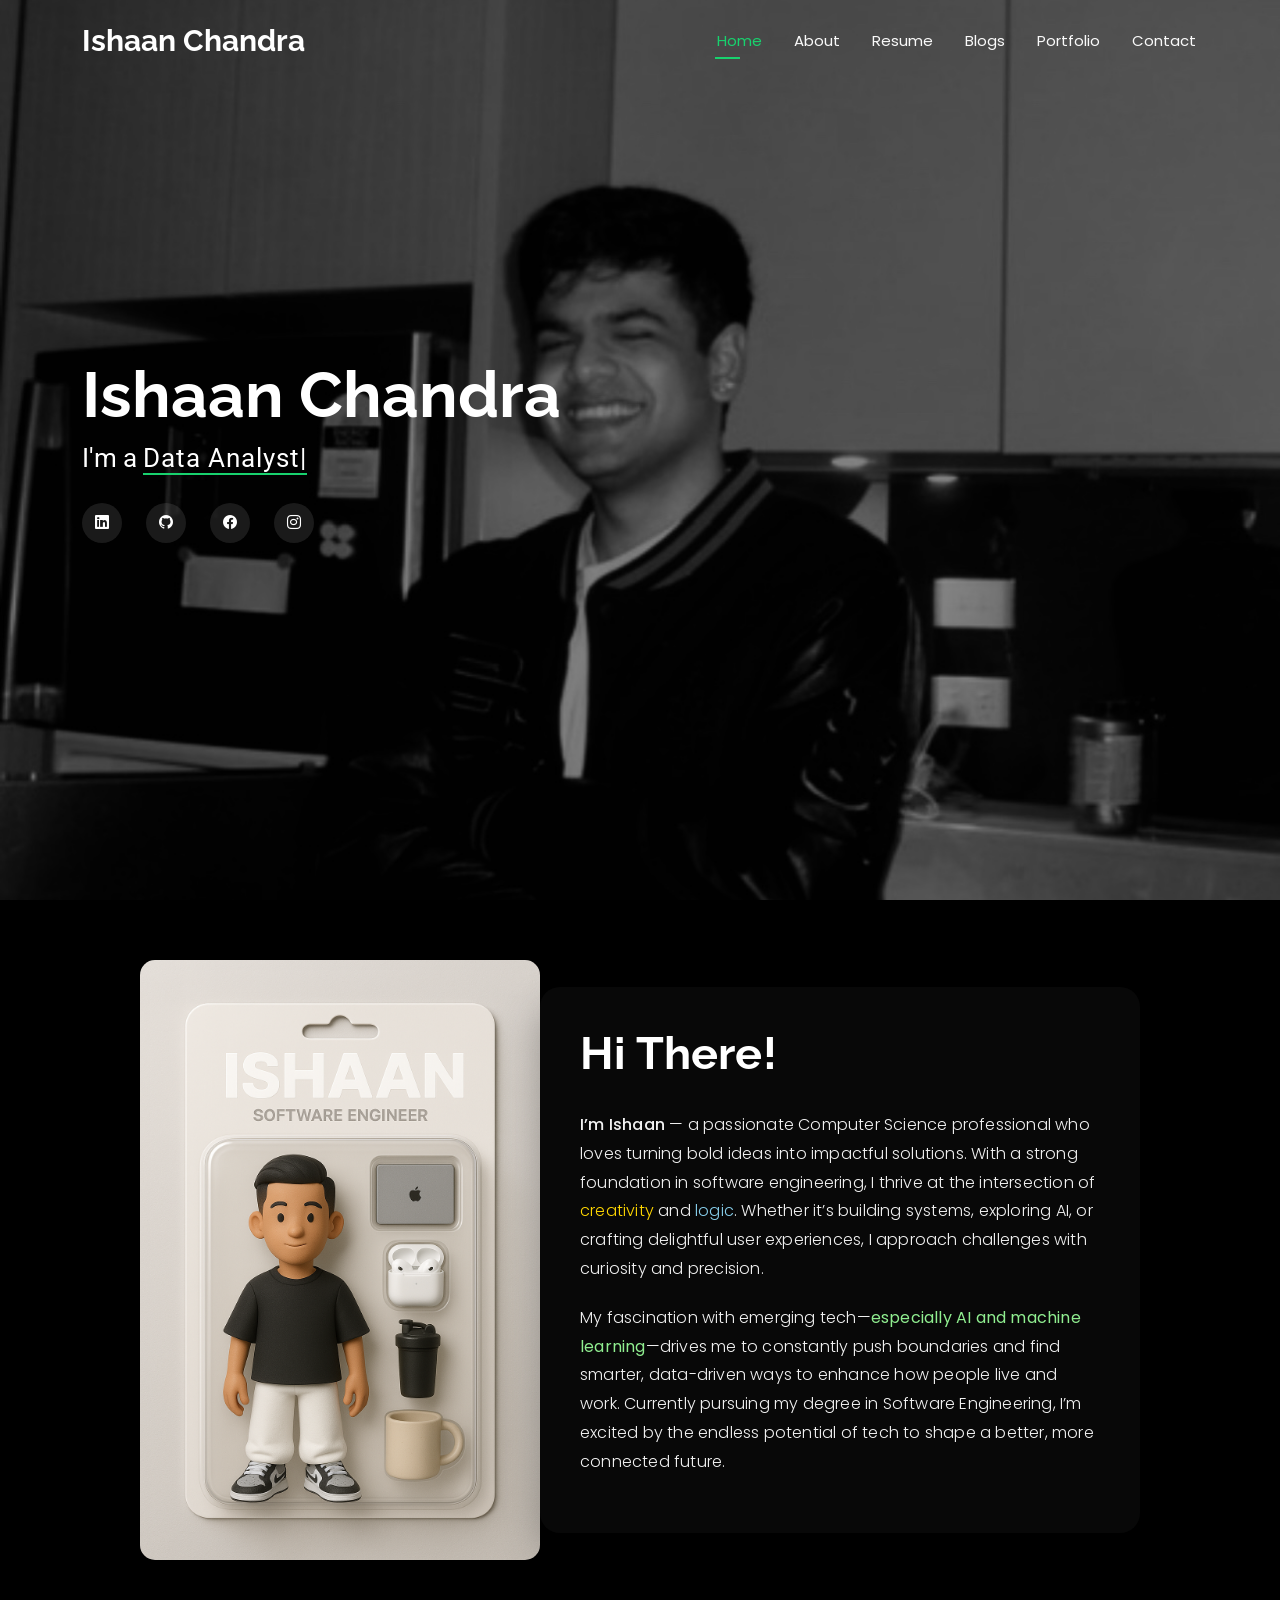
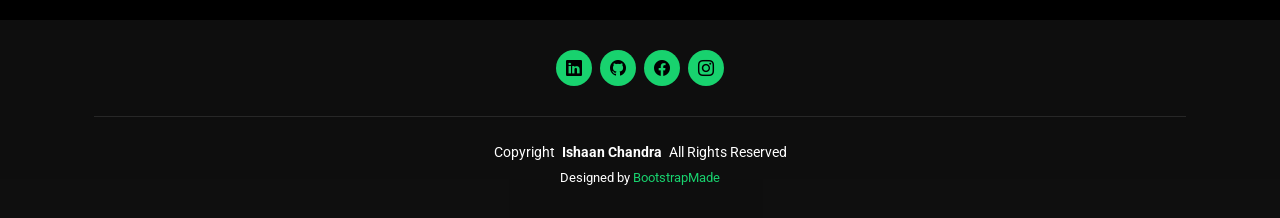
<file: index.html>
<!DOCTYPE html>
<html lang="en">
<head>
  <meta charset="utf-8">
  <meta content="width=device-width, initial-scale=1.0" name="viewport">
  <title>Index - Ishaan Chandra</title>
  <meta name="description" content="">
  <meta name="keywords" content="">

  <!-- Fonts -->
  <link href="https://fonts.googleapis.com" rel="preconnect">
  <link href="https://fonts.gstatic.com" rel="preconnect" crossorigin>
  <link href="https://fonts.googleapis.com/css2?family=Roboto:wght@400;700&family=Poppins:wght@400;600&family=Raleway:wght@400;700&display=swap" rel="stylesheet">

  <!-- Vendor CSS Files -->
  <link href="../assets/vendor/bootstrap/css/bootstrap.min.css" rel="stylesheet">
  <link href="../assets/vendor/bootstrap-icons/bootstrap-icons.css" rel="stylesheet">
  <link href="../assets/vendor/aos/aos.css" rel="stylesheet">
  <link href="../assets/vendor/swiper/swiper-bundle.min.css" rel="stylesheet">
  <link href="../assets/vendor/glightbox/css/glightbox.min.css" rel="stylesheet">

  <!-- Main CSS File -->
  <link href="../assets/css/main.css" rel="stylesheet">

  <style>
    @media only screen and (max-width: 1000px) {
      #intro-section {
          flex-direction: column;
          text-align: center;
      }
      #intro-section img {
          width: 80%;
          margin-bottom: 20px;
      }
    }

    #intro-section {
      display: flex;
      align-items: center;
      justify-content: center;
      padding: 60px 20px;
      flex-wrap: wrap;
    }

    #intro-section img {
      width: 100%;
      max-width: 400px;
      border-radius: 15px;
      height: auto;
    }

    #intro-text {
      max-width: 600px;
      padding: 20px;
    }
  </style>
</head>

<body class="index-page">

  <header id="header" class="header d-flex align-items-center fixed-top">
    <div class="container-fluid container-xl position-relative d-flex align-items-center justify-content-between">
      <a href="index.html" class="logo d-flex align-items-center">
        <h1 class="sitename">Ishaan Chandra</h1>
      </a>

      <nav id="navmenu" class="navmenu">
        <ul>
          <li><a href="index.html" class="active">Home</a></li>
          <li><a href="../about.html">About</a></li>
          <li><a href="../resume.html">Resume</a></li>
          <li><a href="blogs.html">Blogs</a></li>
          <li><a href="../portfolio.html">Portfolio</a></li>
          <li><a href="../contact.html">Contact</a></li>
        </ul>
        <i class="mobile-nav-toggle d-xl-none bi bi-list"></i>
      </nav>
    </div>
  </header>

  <main class="main">

    <!-- Hero Section -->
    <section id="hero" class="hero section dark-background">
      <img src="../assets/img/hero-bg.jpg" alt="" data-aos="fade-in">

      <div class="container" data-aos="zoom-out" data-aos-delay="100">
        <h2>Ishaan Chandra</h2>
        <p>I'm a <span class="typed" data-typed-items="Data Analyst, Developer, Software Engineer, ML Expert, Photographer"></span><span class="typed-cursor typed-cursor--blink"></span></p>
        <div class="social-links">
          <a href="https://www.linkedin.com/in/ishaan-chandra-066243226"><i class="bi bi-linkedin"></i></a>
          <a href="https://github.com/ishaanxchandra"><i class="bi bi-github"></i></a>
          <a href="https://www.facebook.com/chandra.ishaan"><i class="bi bi-facebook"></i></a>
          <a href="https://www.instagram.com/ishaan.chandra/"><i class="bi bi-instagram"></i></a>
        </div>
      </div>
    </section>

    <!-- Intro Section (no Three.js) -->
    <section id="intro-section">
      <div>
        <img src="../assets/img/b8762a62-df56-4fbb-a96a-82b47cd2c730.png" alt="Avatar">
      </div>
      <div id="intro-text" style="max-width: 600px; padding: 40px; background: rgba(255,255,255,0.03); border-radius: 20px; box-shadow: 0 20px 40px rgba(0,0,0,0.3); backdrop-filter: blur(10px); color: #f1f1f1; font-family: 'Poppins', sans-serif; font-weight: 300; line-height: 1.8; letter-spacing: 0.2px;" data-aos="fade-up">
        <h2 style="font-size: 2.8rem; font-weight: 700; margin-bottom: 30px; color: #ffffff;">Hi There!</h2>
        <p style="margin-bottom: 20px;">
          <strong style="font-weight: 500;">I’m Ishaan</strong> — a passionate Computer Science professional who loves turning bold ideas into impactful solutions.
          With a strong foundation in software engineering, I thrive at the intersection of <span style="color:#FFD700;">creativity</span> and <span style="color:#87CEEB;">logic</span>.
          Whether it’s building systems, exploring AI, or crafting delightful user experiences, I approach challenges with curiosity and precision.
        </p>
      
        <p>
          My fascination with emerging tech—<strong style="color:#90ee90;">especially AI and machine learning</strong>—drives me to constantly push boundaries and find smarter, data-driven ways to enhance how people live and work.
          Currently pursuing my degree in Software Engineering, I’m excited by the endless potential of tech to shape a better, more connected future.
        </p>
      </div>
      
      
    </section>

  </main>

  <footer id="footer" class="footer dark-background">
    <div class="container">
      <div class="social-links d-flex justify-content-center">
        <a href="https://www.linkedin.com/in/ishaan-chandra-066243226"><i class="bi bi-linkedin"></i></a>
        <a href="https://github.com/ishaanxchandra"><i class="bi bi-github"></i></a>
        <a href="https://www.facebook.com/chandra.ishaan"><i class="bi bi-facebook"></i></a>
        <a href="https://www.instagram.com/ishaan.chandra/"><i class="bi bi-instagram"></i></a>
      </div>
      <div class="container">
        <div class="copyright">
          <span>Copyright</span> <strong class="px-1 sitename">Ishaan Chandra</strong> <span>All Rights Reserved</span>
        </div>
        <div class="credits">
          Designed by <a href="https://bootstrapmade.com/">BootstrapMade</a>
        </div>
      </div>
    </div>
  </footer>

  <!-- Scroll Top -->
  <a href="#" id="scroll-top" class="scroll-top d-flex align-items-center justify-content-center"><i class="bi bi-arrow-up-short"></i></a>

  <!-- Preloader -->
  <div id="preloader"></div>

  <!-- Vendor JS Files -->
  <script src="../assets/vendor/bootstrap/js/bootstrap.bundle.min.js"></script>
  <script src="../assets/vendor/php-email-form/validate.js"></script>
  <script src="../assets/vendor/aos/aos.js"></script>
  <script src="../assets/vendor/typed.js/typed.umd.js"></script>
  <script src="../assets/vendor/purecounter/purecounter_vanilla.js"></script>
  <script src="../assets/vendor/waypoints/noframework.waypoints.js"></script>
  <script src="../assets/vendor/swiper/swiper-bundle.min.js"></script>
  <script src="../assets/vendor/glightbox/js/glightbox.min.js"></script>
  <script src="../assets/vendor/imagesloaded/imagesloaded.pkgd.min.js"></script>
  <script src="../assets/vendor/isotope-layout/isotope.pkgd.min.js"></script>

  <!-- Main JS File -->
  <script src="../assets/js/main.js"></script>

</body>
</html>
</file>
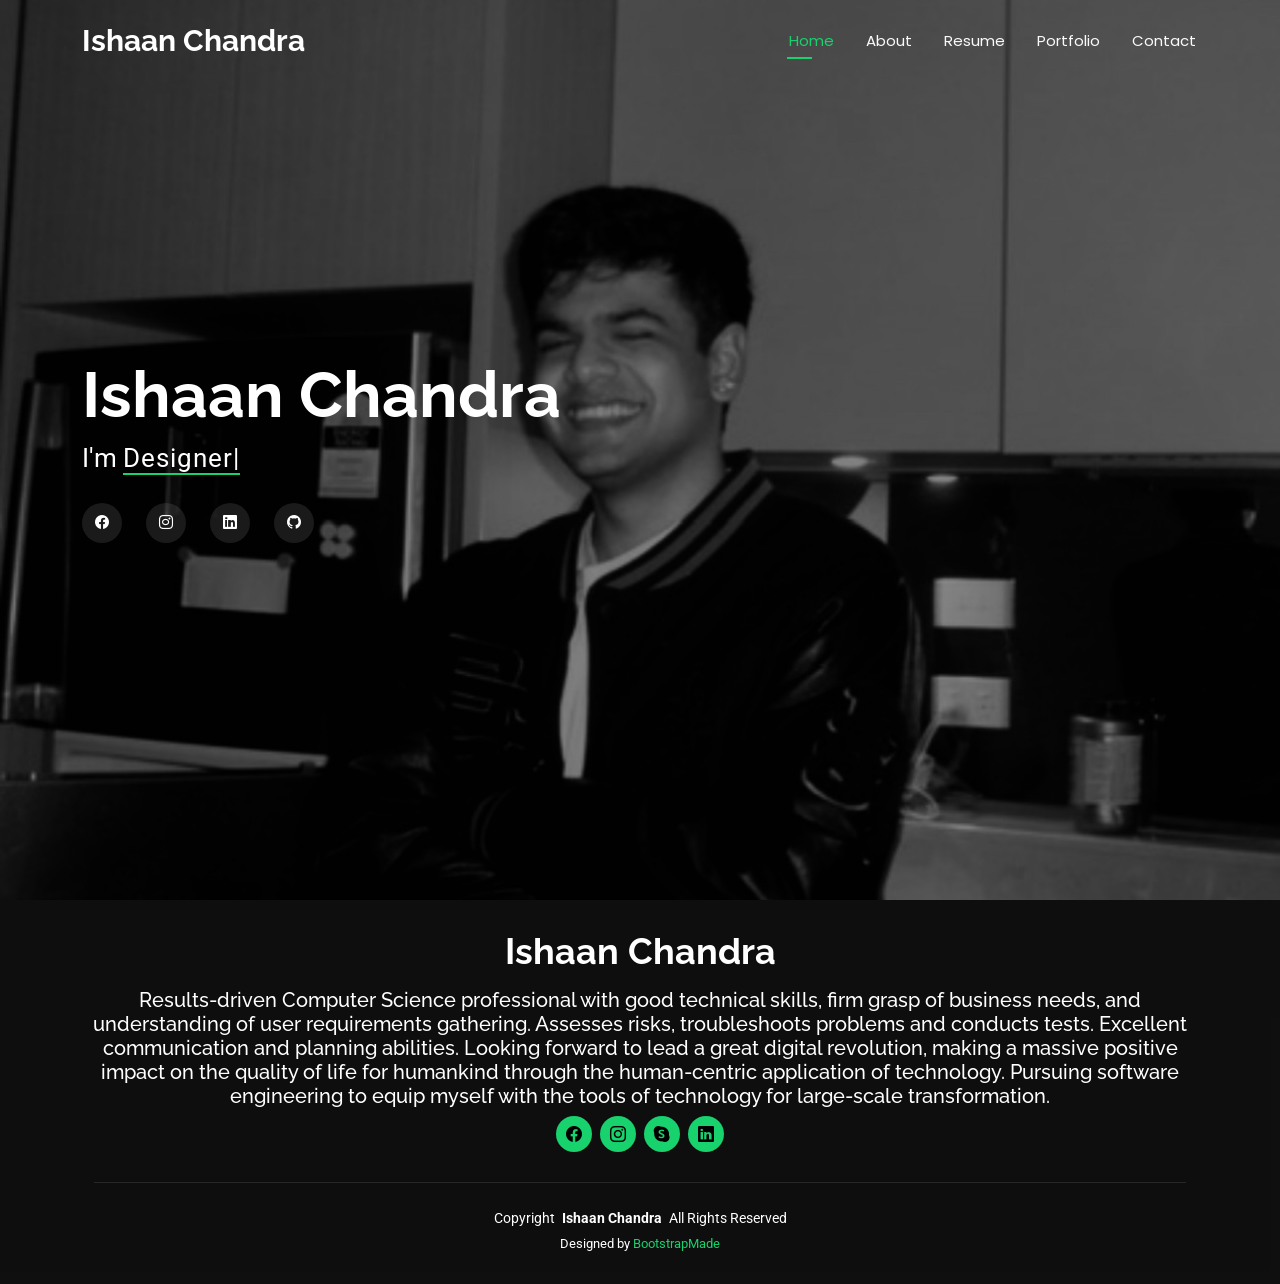
<file: root/index.html>
<!DOCTYPE html>
<html lang="en">

<head>
  <meta charset="utf-8">
  <meta content="width=device-width, initial-scale=1.0" name="viewport">
  <title>Index - Personal Bootstrap Template</title>
  <meta name="description" content="">
  <meta name="keywords" content="">

  <!-- Favicons -->
  <link href="../assets/img/favicon.png" rel="icon">
  <link href="../assets/img/apple-touch-icon.png" rel="apple-touch-icon">

  <!-- Fonts -->
  <link href="https://fonts.googleapis.com" rel="preconnect">
  <link href="https://fonts.gstatic.com" rel="preconnect" crossorigin>
  <link href="https://fonts.googleapis.com/css2?family=Roboto:ital,wght@0,100;0,300;0,400;0,500;0,700;0,900;1,100;1,300;1,400;1,500;1,700;1,900&family=Poppins:ital,wght@0,100;0,200;0,300;0,400;0,500;0,600;0,700;0,800;0,900;1,100;1,200;1,300;1,400;1,500;1,600;1,700;1,800;1,900&family=Raleway:ital,wght@0,100;0,200;0,300;0,400;0,500;0,600;0,700;0,800;0,900;1,100;1,200;1,300;1,400;1,500;1,600;1,700;1,800;1,900&display=swap" rel="stylesheet">

  <!-- Vendor CSS Files -->
  <link href="../assets/vendor/bootstrap/css/bootstrap.min.css" rel="stylesheet">
  <link href="../assets/vendor/bootstrap-icons/bootstrap-icons.css" rel="stylesheet">
  <link href="../assets/vendor/aos/aos.css" rel="stylesheet">
  <link href="../assets/vendor/swiper/swiper-bundle.min.css" rel="stylesheet">
  <link href="../assets/vendor/glightbox/css/glightbox.min.css" rel="stylesheet">

  <!-- Main CSS File -->
  <link href="../assets/css/main.css" rel="stylesheet">

  <!-- =======================================================
  * Template Name: Personal
  * Template URL: https://bootstrapmade.com/personal-free-resume-bootstrap-template/
  * Updated: Nov 04 2024 with Bootstrap v5.3.3
  * Author: BootstrapMade.com
  * License: https://bootstrapmade.com/license/
  ======================================================== -->
</head>

<body class="index-page">

  <header id="header" class="header d-flex align-items-center fixed-top">
    <div class="container-fluid container-xl position-relative d-flex align-items-center justify-content-between">

      <a href="index.html" class="logo d-flex align-items-center">
        <!-- Uncomment the line below if you also wish to use an image logo -->
        <!-- <img src="assets/img/logo.png" alt=""> -->
        <h1 class="sitename">Ishaan Chandra</h1>
      </a>

      <nav id="navmenu" class="navmenu">
        <ul>
          <li><a href="index.html" class="active">Home</a></li>
          <li><a href="../about.html">About</a></li>
          <li><a href="../resume.html">Resume</a></li>
          <li><a href="../portfolio.html">Portfolio</a></li>
          
          <li><a href="../contact.html">Contact</a></li>
        </ul>
        <i class="mobile-nav-toggle d-xl-none bi bi-list"></i>
      </nav>

    </div>
  </header>

  <main class="main">

    <!-- Hero Section -->
    <section id="hero" class="hero section dark-background">

      <img src="../assets/img/hero-bg.jpg" alt="" data-aos="fade-in">

      <div class="container" data-aos="zoom-out" data-aos-delay="100">
        <h2>Ishaan Chandra</h2>
        <p>I'm <span class="typed" data-typed-items="Designer, Developer, Photographer"></span><span class="typed-cursor typed-cursor--blink"></span></p>
        <div class="social-links">
          <a href="https://www.facebook.com/chandra.ishaan"><i class="bi bi-facebook"></i></a>
          <a href="https://www.instagram.com/ishaan.chandra/"><i class="bi bi-instagram"></i></a>
          <a href="htwww.linkedin.com/in/ishaan-chandra-066243226"><i class="bi bi-linkedin"></i></a>
          <a href="https://github.com/ishaanxchandra"><i class="bi bi-github"></i></a>
        </div>
      </div>

    </section><!-- /Hero Section -->

  </main>

  <footer id="footer" class="footer dark-background">
    <div class="container">
      <h3 class="sitename">Ishaan Chandra</h3>
      <h5>Results-driven Computer Science professional with good technical skills, firm grasp of business needs, and understanding of user requirements gathering. Assesses risks, troubleshoots problems and conducts tests. Excellent communication and planning abilities. Looking forward to lead a great digital revolution, making a massive positive impact on the quality of life for humankind through the human-centric application of technology. Pursuing software engineering to equip myself with the tools of technology for large-scale transformation.</h5>
     
      <div class="social-links d-flex justify-content-center">
        <a href=""><i class="bi bi-facebook"></i></a>
        <a href=""><i class="bi bi-instagram"></i></a>
        <a href=""><i class="bi bi-skype"></i></a>
        <a href=""><i class="bi bi-linkedin"></i></a>
      </div>
      <div class="container">
        <div class="copyright">
          <span>Copyright</span> <strong class="px-1 sitename">Ishaan Chandra</strong> <span>All Rights Reserved</span>
        </div>
        <div class="credits">
          <!-- All the links in the footer should remain intact. -->
          <!-- You can delete the links only if you've purchased the pro version. -->
          <!-- Licensing information: https://bootstrapmade.com/license/ -->
          <!-- Purchase the pro version with working PHP/AJAX contact form: [buy-url] -->
          Designed by <a href="https://bootstrapmade.com/">BootstrapMade</a>
        </div>
      </div>
    </div>
  </footer>

  <!-- Scroll Top -->
  <a href="#" id="scroll-top" class="scroll-top d-flex align-items-center justify-content-center"><i class="bi bi-arrow-up-short"></i></a>

  <!-- Preloader -->
  <div id="preloader"></div>

  <!-- Vendor JS Files -->
  <script src="../assets/vendor/bootstrap/js/bootstrap.bundle.min.js"></script>
  <script src="../assets/vendor/php-email-form/validate.js"></script>
  <script src="../assets/vendor/aos/aos.js"></script>
  <script src="../assets/vendor/typed.js/typed.umd.js"></script>
  <script src="../assets/vendor/purecounter/purecounter_vanilla.js"></script>
  <script src="../assets/vendor/waypoints/noframework.waypoints.js"></script>
  <script src="../assets/vendor/swiper/swiper-bundle.min.js"></script>
  <script src="../assets/vendor/glightbox/js/glightbox.min.js"></script>
  <script src="../assets/vendor/imagesloaded/imagesloaded.pkgd.min.js"></script>
  <script src="../assets/vendor/isotope-layout/isotope.pkgd.min.js"></script>

  <!-- Main JS File -->
  <script src="../assets/js/main.js"></script>

</body>

</html>
</file>
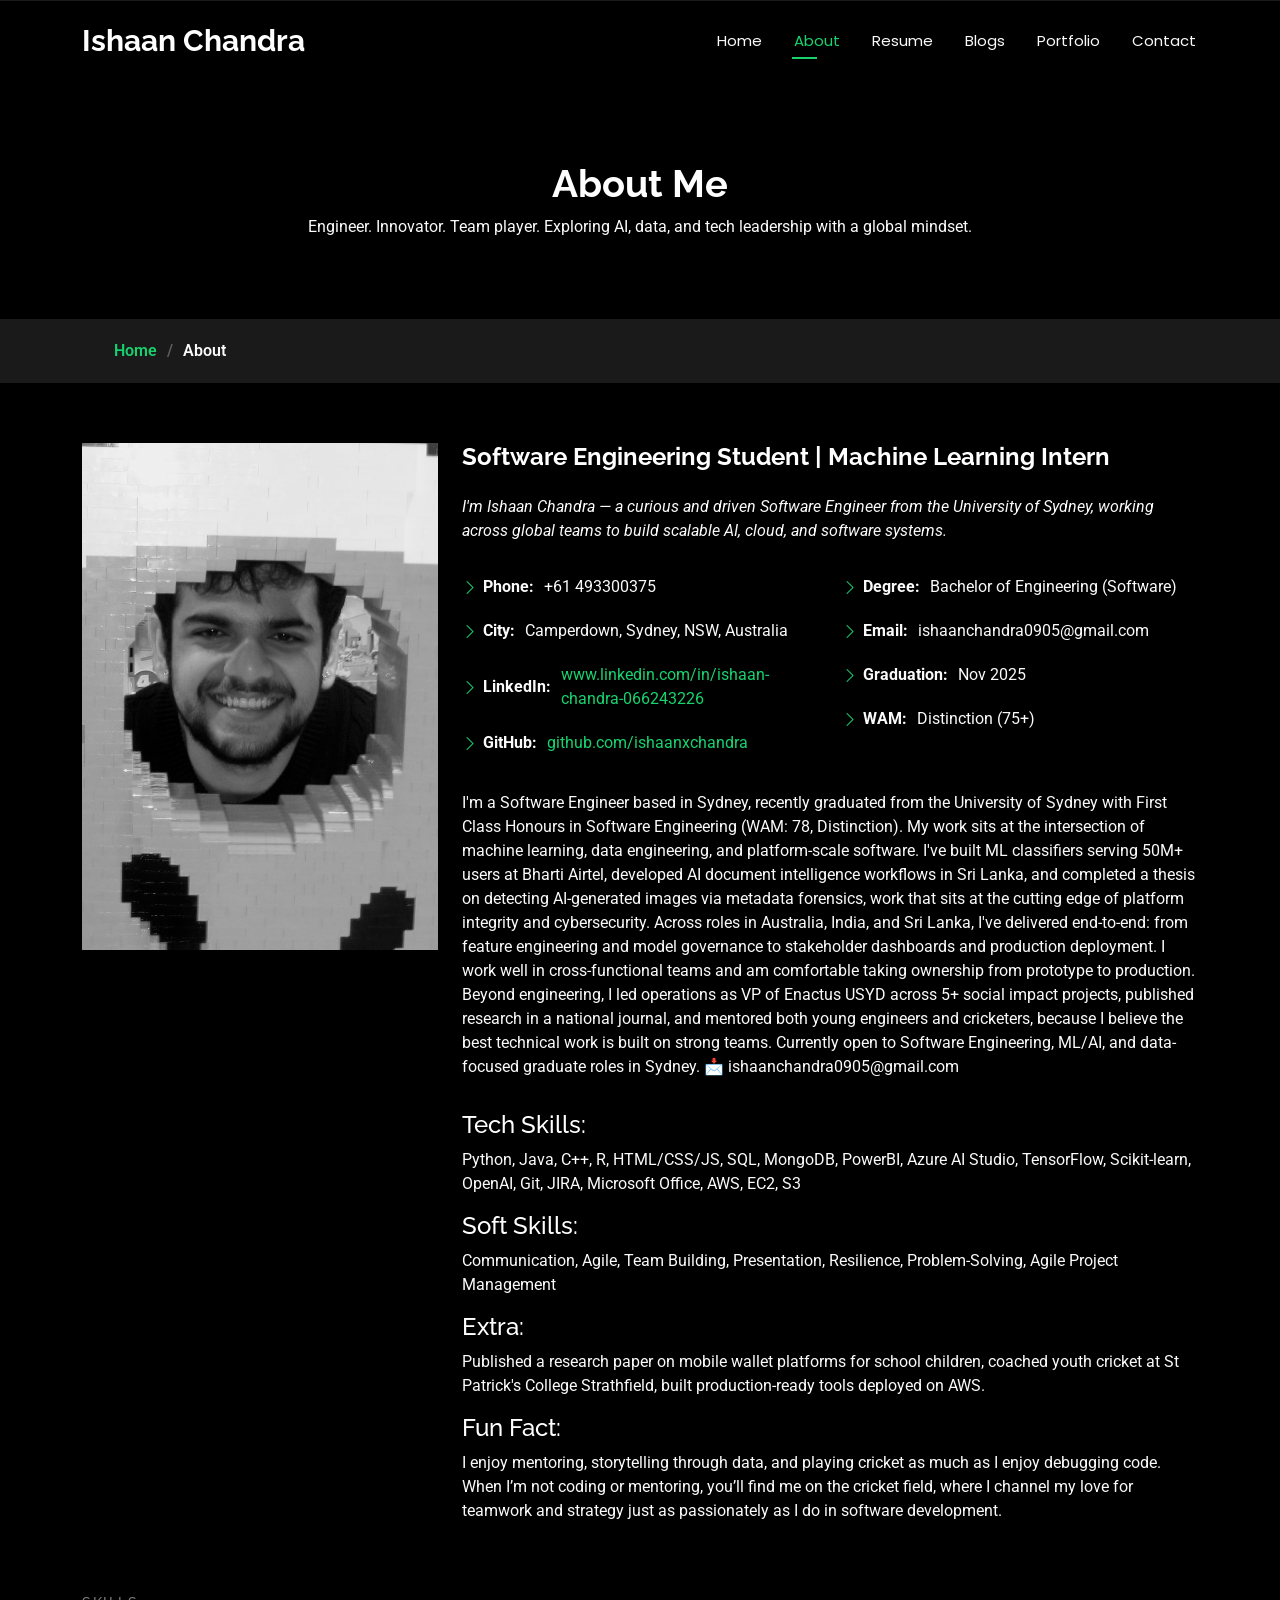
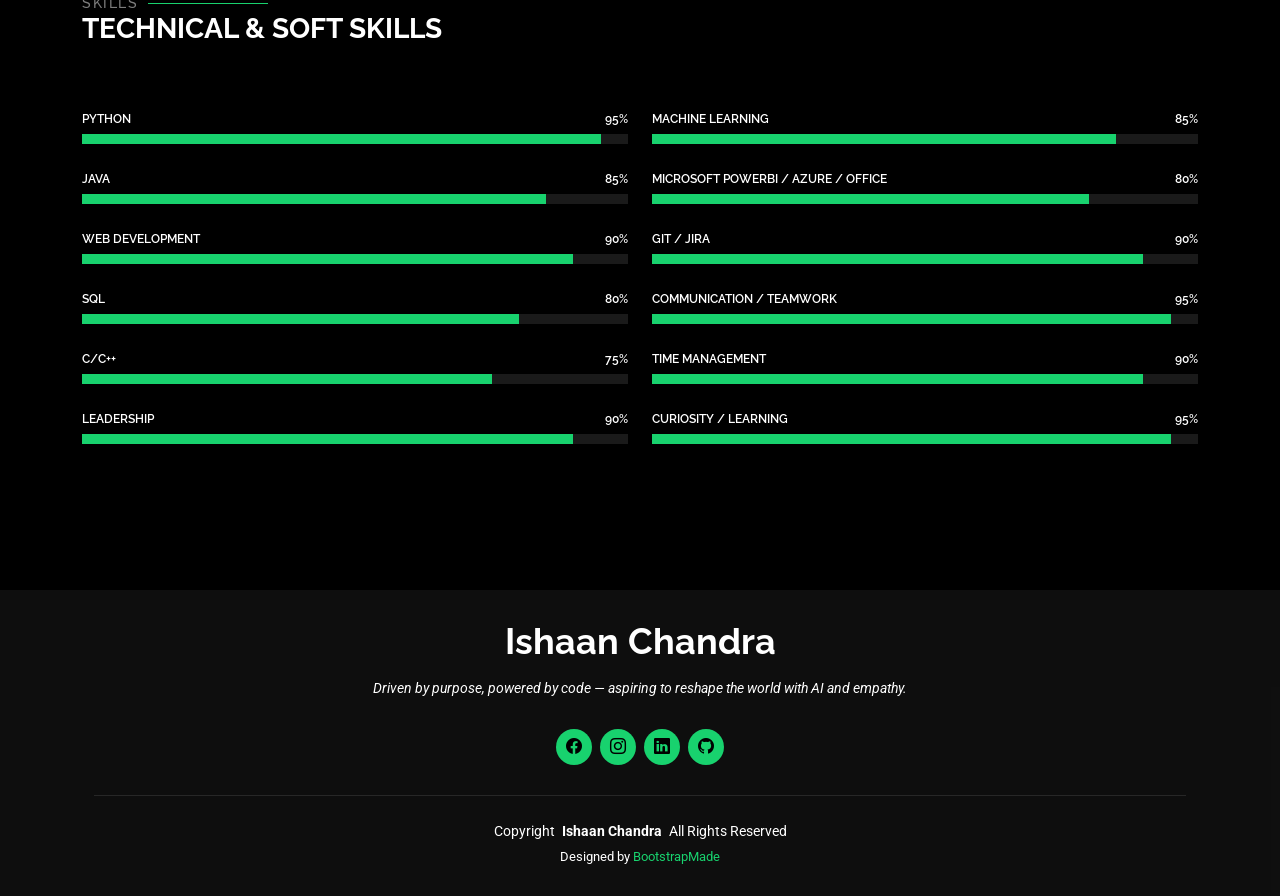
<file: about.html>
<!DOCTYPE html>
<html lang="en">

<head>
  <meta charset="utf-8">
  <meta content="width=device-width, initial-scale=1.0" name="viewport">
  <title>Resume - Ishaan Chandra</title>
  <meta name="description" content="">
  <meta name="keywords" content="">

  
  <!-- Fonts -->
  <link href="https://fonts.googleapis.com" rel="preconnect">
  <link href="https://fonts.gstatic.com" rel="preconnect" crossorigin>
  <link href="https://fonts.googleapis.com/css2?family=Roboto:ital,wght@0,100;0,300;0,400;0,500;0,700;0,900;1,100;1,300;1,400;1,500;1,700;1,900&family=Poppins:ital,wght@0,100;0,200;0,300;0,400;0,500;0,600;0,700;0,800;0,900;1,100;1,200;1,300;1,400;1,500;1,600;1,700;1,800;1,900&family=Raleway:ital,wght@0,100;0,200;0,300;0,400;0,500;0,600;0,700;0,800;0,900;1,100;1,200;1,300;1,400;1,500;1,600;1,700;1,800;1,900&display=swap" rel="stylesheet">

  <!-- Vendor CSS Files -->
  <link href="assets/vendor/bootstrap/css/bootstrap.min.css" rel="stylesheet">
  <link href="assets/vendor/bootstrap-icons/bootstrap-icons.css" rel="stylesheet">
  <link href="assets/vendor/aos/aos.css" rel="stylesheet">
  <link href="assets/vendor/swiper/swiper-bundle.min.css" rel="stylesheet">
  <link href="assets/vendor/glightbox/css/glightbox.min.css" rel="stylesheet">

  <!-- Main CSS File -->
  <link href="assets/css/main.css" rel="stylesheet">

  <!-- =======================================================
  * Template Name: Personal
  * Template URL: https://bootstrapmade.com/personal-free-resume-bootstrap-template/
  * Updated: Nov 04 2024 with Bootstrap v5.3.3
  * Author: BootstrapMade.com
  * License: https://bootstrapmade.com/license/
  ======================================================== -->
</head>

<body class="about-page">

  <header id="header" class="header d-flex align-items-center fixed-top">
    <div class="container-fluid container-xl position-relative d-flex align-items-center justify-content-between">
      <a href="index.html" class="logo d-flex align-items-center">
        <h1 class="sitename">Ishaan Chandra</h1>
      </a>
      <nav id="navmenu" class="navmenu">
        <ul>
          <li><a href="index.html">Home</a></li>
          <li><a href="about.html" class="active">About</a></li>
          <li><a href="resume.html">Resume</a></li>
          <li><a href="blogs.html">Blogs</a></li>
          <li><a href="portfolio.html">Portfolio</a></li>
          <li><a href="contact.html">Contact</a></li>
        </ul>
        <i class="mobile-nav-toggle d-xl-none bi bi-list"></i>
      </nav>
    </div>
  </header>

  <main class="main">
    <div class="page-title" data-aos="fade">
      <div class="heading">
        <div class="container">
          <div class="row d-flex justify-content-center text-center">
            <div class="col-lg-8">
              <h1>About Me</h1>
              <p class="mb-0">Engineer. Innovator. Team player. Exploring AI, data, and tech leadership with a global mindset.</p>
            </div>
          </div>
        </div>
      </div>
      <nav class="breadcrumbs">
        <div class="container">
          <ol>
            <li><a href="index.html">Home</a></li>
            <li class="current">About</li>
          </ol>
        </div>
      </nav>
    </div>

    <section id="about" class="about section">
      <div class="container" data-aos="fade-up" data-aos-delay="100">
        <div class="row gy-4 justify-content-center">
          <div class="col-lg-4">
            <img src="assets/img/profile-img.JPG" class="img-fluid" alt="Image not found" data-aos="fade-in">
          </div>
          <div class="col-lg-8 content">
            <h2>Software Engineering Student | Machine Learning Intern</h2>
            <p class="fst-italic py-3">
              I'm Ishaan Chandra — a curious and driven Software Engineer from the University of Sydney, working across global teams to build scalable AI, cloud, and software systems.
            </p>
            <div class="row">
              <div class="col-lg-6">
                <ul>
                  <li><i class="bi bi-chevron-right"></i> <strong>Phone:</strong> <span>+61 493300375</span></li>
                  <li><i class="bi bi-chevron-right"></i> <strong>City:</strong> <span>Camperdown, Sydney, NSW, Australia</span></li>
                  <li><i class="bi bi-chevron-right"></i> <strong>LinkedIn:</strong> <a href="www.linkedin.com/in/ishaan-chandra-066243226">www.linkedin.com/in/ishaan-chandra-066243226</a></li>
                  <li><i class="bi bi-chevron-right"></i> <strong>GitHub:</strong> <a href="https://github.com/ishaanxchandra">github.com/ishaanxchandra</a></li>
                </ul>
              </div>
              <div class="col-lg-6">
                <ul>
                  <li><i class="bi bi-chevron-right"></i> <strong>Degree:</strong> <span>Bachelor of Engineering (Software)</span></li>
                  <li><i class="bi bi-chevron-right"></i> <strong>Email:</strong> <span>ishaanchandra0905@gmail.com</span></li>
                  <li><i class="bi bi-chevron-right"></i> <strong>Graduation:</strong> <span>Nov 2025</span></li>
                  <li><i class="bi bi-chevron-right"></i> <strong>WAM:</strong> <span>Distinction (75+)</span></li>
                </ul>
              </div>
            </div>
            <p class="py-3">
              I'm a Software Engineer based in Sydney, recently graduated from the University of Sydney with First Class Honours in Software Engineering (WAM: 78, Distinction).
              My work sits at the intersection of machine learning, data engineering, and platform-scale software. I've built ML classifiers serving 50M+ users at Bharti Airtel, developed AI document intelligence workflows in Sri Lanka, and completed a thesis on detecting AI-generated images via metadata forensics, work that sits at the cutting edge of platform integrity and cybersecurity.
              Across roles in Australia, India, and Sri Lanka, I've delivered end-to-end: from feature engineering and model governance to stakeholder dashboards and production deployment. I work well in cross-functional teams and am comfortable taking ownership from prototype to production.
              Beyond engineering, I led operations as VP of Enactus USYD across 5+ social impact projects, published research in a national journal, and mentored both young engineers and cricketers, because I believe the best technical work is built on strong teams.
              Currently open to Software Engineering, ML/AI, and data-focused graduate roles in Sydney.
              📩 ishaanchandra0905@gmail.com
          </p>
          
              <h4>Tech Skills:</h4> 
              <p>Python, Java, C++, R, HTML/CSS/JS, SQL, MongoDB, PowerBI, Azure AI Studio, TensorFlow, Scikit-learn, OpenAI, Git, JIRA, Microsoft Office, AWS, EC2, S3 </p>
              <h4>Soft Skills:</h4>
              <p> Communication, Agile, Team Building, Presentation, Resilience, Problem-Solving, Agile Project Management </p>
              <h4>Extra:</h4> 
              <p>Published a research paper on mobile wallet platforms for school children, coached youth cricket at St Patrick's College Strathfield, built production-ready tools deployed on AWS.</p>
      
          <h4>Fun Fact:</h4>
          <p>
               I enjoy mentoring, storytelling through data, and playing cricket as much as I enjoy debugging code. When I’m not coding or mentoring, you’ll find me on the cricket field, where I channel my love for teamwork and strategy just as passionately as I do in software development.
          </p>
          
          </div>
        </div>
      </div>

    <!-- Skills Section -->
      <section id="skills" class="skills section">
        <div class="container section-title" data-aos="fade-up">
          <h2>Skills</h2>
          <div><span>Technical</span> & <span class="description-title">Soft Skills</span></div>
        </div>

        <div class="container" data-aos="fade-up" data-aos-delay="100">
          <div class="row skills-content skills-animation">

            <div class="col-lg-6">
              <div class="progress">
                <span class="skill">Python <i class="val">95%</i></span>
                <div class="progress-bar-wrap">
                  <div class="progress-bar" role="progressbar" aria-valuenow="95" aria-valuemin="0" aria-valuemax="95"></div>
                </div>
              </div>
          
              <div class="progress">
                <span class="skill">Java <i class="val">85%</i></span>
                <div class="progress-bar-wrap">
                  <div class="progress-bar" role="progressbar" aria-valuenow="85" aria-valuemin="0" aria-valuemax="85"></div>
                </div>
              </div>
          
              <div class="progress">
                <span class="skill">Web Development <i class="val">90%</i></span>
                <div class="progress-bar-wrap">
                  <div class="progress-bar" role="progressbar" aria-valuenow="90" aria-valuemin="0" aria-valuemax="90"></div>
                </div>
              </div>
          
              <div class="progress">
                <span class="skill">SQL <i class="val">80%</i></span>
                <div class="progress-bar-wrap">
                  <div class="progress-bar" role="progressbar" aria-valuenow="80" aria-valuemin="0" aria-valuemax="80"></div>
                </div>
              </div>

              <div class="progress">
                <span class="skill">C/C++ <i class="val">75%</i></span>
                <div class="progress-bar-wrap">
                  <div class="progress-bar" role="progressbar" aria-valuenow="75" aria-valuemin="0" aria-valuemax="75"></div>
                </div>
              </div>

              <div class="progress">
                <span class="skill"> Leadership <i class="val">90%</i></span>
                <div class="progress-bar-wrap">
                  <div class="progress-bar" role="progressbar" aria-valuenow="90" aria-valuemin="0" aria-valuemax="90"></div>
                </div>
              </div>

              
            </div>
          
            <div class="col-lg-6">
              <div class="progress">
                <span class="skill">Machine Learning <i class="val">85%</i></span>
                <div class="progress-bar-wrap">
                  <div class="progress-bar" role="progressbar" aria-valuenow="85" aria-valuemin="0" aria-valuemax="85"></div>
                </div>
              </div>
          
              <div class="progress">
                <span class="skill">Microsoft PowerBI / Azure / Office  <i class="val">80%</i></span>
                <div class="progress-bar-wrap">
                  <div class="progress-bar" role="progressbar" aria-valuenow="80" aria-valuemin="0" aria-valuemax="80"></div>
                </div>
              </div>
          
              <div class="progress">
                <span class="skill">GIT / JIRA <i class="val">90%</i></span>
                <div class="progress-bar-wrap">
                  <div class="progress-bar" role="progressbar" aria-valuenow="90" aria-valuemin="0" aria-valuemax="90"></div>
                </div>
              </div>
          
              <div class="progress">
                <span class="skill">Communication / Teamwork <i class="val">95%</i></span>
                <div class="progress-bar-wrap">
                  <div class="progress-bar" role="progressbar" aria-valuenow="95" aria-valuemin="0" aria-valuemax="95"></div>
                </div>
              </div>

              <div class="progress">
                <span class="skill">Time Management <i class="val">90%</i></span>
                <div class="progress-bar-wrap">
                  <div class="progress-bar" role="progressbar" aria-valuenow="90" aria-valuemin="0" aria-valuemax="90"></div>
                </div>
              </div>

              <div class="progress">
                <span class="skill">Curiosity / Learning <i class="val">95%</i></span>
                <div class="progress-bar-wrap">
                  <div class="progress-bar" role="progressbar" aria-valuenow="95" aria-valuemin="0" aria-valuemax="95"></div>
                </div>
              </div>
          
              
          
              
            </div>
          
          </div>

          </div>
        </div>
      </section>
      <!-- /Skills Section -->

    </section>
  </main>

  

  <footer id="footer" class="footer dark-background">
    <div class="container">
      <h3 class="sitename">Ishaan Chandra</h3>
      <p>Driven by purpose, powered by code — aspiring to reshape the world with AI and empathy.</p>
      <div class="social-links d-flex justify-content-center">
        <a href="https://www.facebook.com/chandra.ishaan"><i class="bi bi-facebook"></i></a>
        <a href="https://www.instagram.com/ishaan.chandra/"><i class="bi bi-instagram"></i></a>
        <a href="htwww.linkedin.com/in/ishaan-chandra-066243226"><i class="bi bi-linkedin"></i></a>
        <a href="https://github.com/ishaanxchandra"><i class="bi bi-github"></i></a>
      </div>
      <div class="container">
        <div class="copyright">
          <span>Copyright</span> <strong class="px-1 sitename">Ishaan Chandra</strong> <span>All Rights Reserved</span>
        </div>
        <div class="credits">
          Designed by <a href="https://bootstrapmade.com/">BootstrapMade</a>
        </div>
      </div>
    </div>
  </footer>


  <a href="#" id="scroll-top" class="scroll-top d-flex align-items-center justify-content-center"><i class="bi bi-arrow-up-short"></i></a>
  <div id="preloader"></div>
  <script src="assets/vendor/bootstrap/js/bootstrap.bundle.min.js"></script>
  <script src="assets/vendor/php-email-form/validate.js"></script>
  <script src="assets/vendor/aos/aos.js"></script>
  <script src="assets/vendor/typed.js/typed.umd.js"></script>
  <script src="assets/vendor/purecounter/purecounter_vanilla.js"></script>
  <script src="assets/vendor/waypoints/noframework.waypoints.js"></script>
  <script src="assets/vendor/swiper/swiper-bundle.min.js"></script>
  <script src="assets/vendor/glightbox/js/glightbox.min.js"></script>
  <script src="assets/vendor/imagesloaded/imagesloaded.pkgd.min.js"></script>
  <script src="assets/vendor/isotope-layout/isotope.pkgd.min.js"></script>
  <script src="assets/js/main.js"></script>
</body>

</html>
</file>
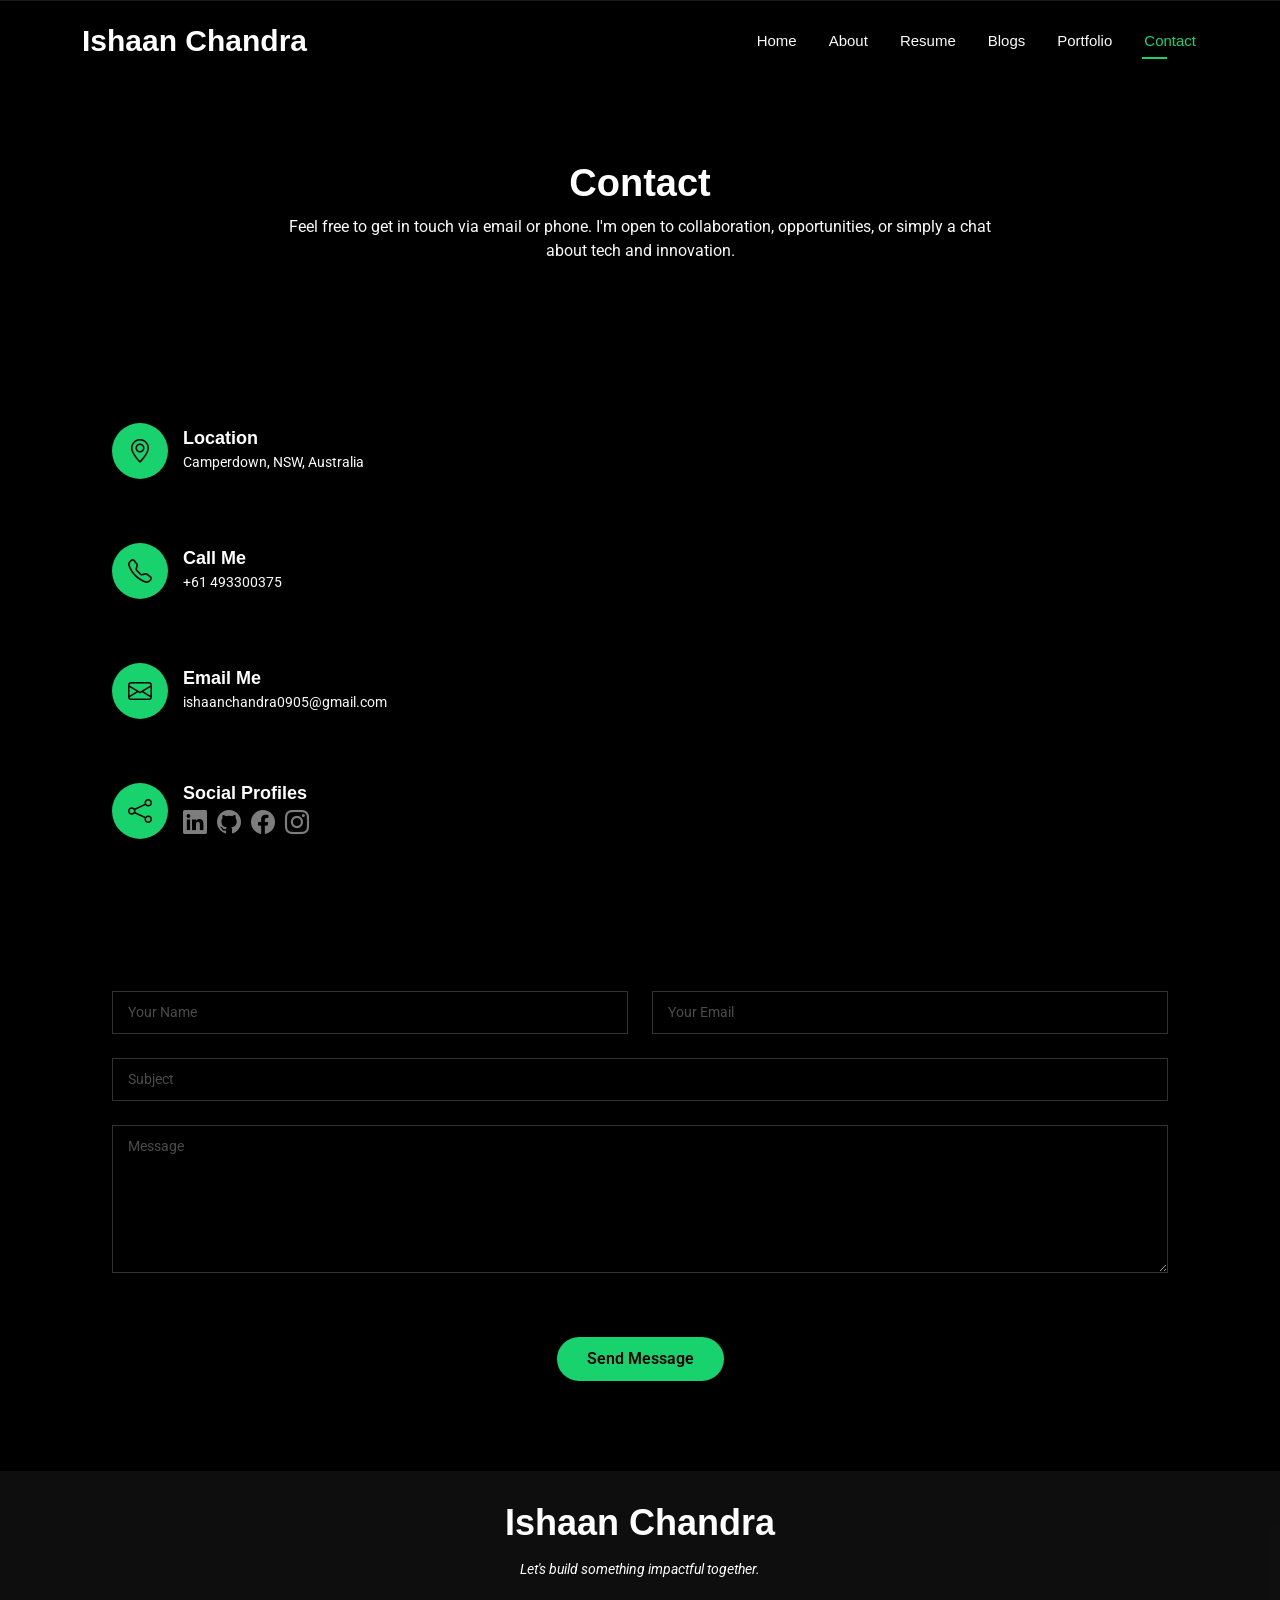
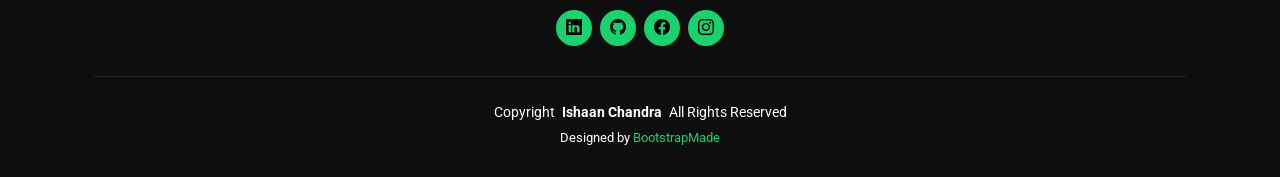
<file: contact.html>
<!DOCTYPE html>
<html lang="en">
<head>
  <meta charset="utf-8">
  <meta content="width=device-width, initial-scale=1.0" name="viewport">
  <title>Contact - Ishaan Chandra</title>
  <meta name="description" content="Contact Ishaan Chandra - Software Engineer">
  <meta name="keywords" content="contact, Ishaan Chandra, software engineer, email">
  
  <link href="https://fonts.googleapis.com" rel="preconnect">
  <link href="https://fonts.gstatic.com" rel="preconnect" crossorigin>
  <link href="https://fonts.googleapis.com/css2?family=Roboto&display=swap" rel="stylesheet">
  <link href="assets/vendor/bootstrap/css/bootstrap.min.css" rel="stylesheet">
  <link href="assets/vendor/bootstrap-icons/bootstrap-icons.css" rel="stylesheet">
  <link href="assets/vendor/aos/aos.css" rel="stylesheet">
  <link href="assets/vendor/swiper/swiper-bundle.min.css" rel="stylesheet">
  <link href="assets/vendor/glightbox/css/glightbox.min.css" rel="stylesheet">
  <link href="assets/css/main.css" rel="stylesheet">
</head>

<body class="contact-page">
  <header id="header" class="header d-flex align-items-center fixed-top">
    <div class="container-fluid container-xl d-flex align-items-center justify-content-between">
      <a href="index.html" class="logo d-flex align-items-center">
        <h1 class="sitename">Ishaan Chandra</h1>
      </a>
      <nav id="navmenu" class="navmenu">
        <ul>
          <li><a href="index.html">Home</a></li>
          <li><a href="about.html">About</a></li>
          <li><a href="resume.html">Resume</a></li>
          <li><a href="blogs.html">Blogs</a></li>
          <li><a href="portfolio.html">Portfolio</a></li>
          <li><a href="contact.html" class="active">Contact</a></li>
        </ul>
        <i class="mobile-nav-toggle d-xl-none bi bi-list"></i>
      </nav>
    </div>
  </header>

  <main class="main">
    <div class="page-title" data-aos="fade">
      <div class="heading">
        <div class="container">
          <div class="row d-flex justify-content-center text-center">
            <div class="col-lg-8">
              <h1>Contact</h1>
              <p class="mb-0">Feel free to get in touch via email or phone. I'm open to collaboration, opportunities, or simply a chat about tech and innovation.</p>
            </div>
          </div>
        </div>
      </div>
    </div>

    <!-- Contact Section -->
    <section id="contact" class="contact section">
      <div class="container" data-aos="fade-up" data-aos-delay="100">
        <div class="row gy-4">
          <div class="col-lg-6">
            <div class="row gy-4">
              <div class="col-12">
                <div class="info-item d-flex align-items-center">
                  <i class="icon bi bi-geo-alt flex-shrink-0"></i>
                  <div>
                    <h3>Location</h3>
                    <p>Camperdown, NSW, Australia</p>
                  </div>
                </div>
              </div>

              <div class="col-12">
                <div class="info-item d-flex align-items-center">
                  <i class="icon bi bi-telephone flex-shrink-0"></i>
                  <div>
                    <h3>Call Me</h3>
                    <p>+61 493300375</p>
                  </div>
                </div>
              </div>

              <div class="col-12">
                <div class="info-item d-flex align-items-center">
                  <i class="icon bi bi-envelope flex-shrink-0"></i>
                  <div>
                    <h3>Email Me</h3>
                    <p>ishaanchandra0905@gmail.com</p>
                  </div>
                </div>
              </div>

              <div class="col-12">
                <div class="info-item d-flex align-items-center">
                  <i class="icon bi bi-share flex-shrink-0"></i>
                  <div>
                    <h3>Social Profiles</h3>
                    <div class="social-links">
                      <a href="https://www.linkedin.com/in/ishaan-chandra-066243226"><i class="bi bi-linkedin"></i></a>
                      <a href="https://github.com/ishaanxchandra"><i class="bi bi-github"></i></a>
                      <a href="https://www.facebook.com/chandra.ishaan"><i class="bi bi-facebook"></i></a>
                      <a href="https://www.instagram.com/ishaan.chandra/"><i class="bi bi-instagram"></i></a>
                    </div>
                  </div>
                </div>
              </div>
            </div>
          </div>

          <div class="col-lg-6">
            <iframe style="border:0; width: 100%; height: 100%; min-height: 340px;" src="https://www.google.com/maps?q=Camperdown,+NSW,+Australia&output=embed" frameborder="0" allowfullscreen></iframe>
          </div>
        </div>

        <div class="row gy-4 mt-5">
          <div class="col-lg-12">
            <form action="https://formspree.io/f/xnnpvpgp" method="POST" class="php-email-form" data-aos="fade-up" data-aos-delay="600">
              <div class="row gy-4">
                <div class="col-md-6">
                  <input type="text" name="name" class="form-control" placeholder="Your Name" required>
                </div>

                <div class="col-md-6">
                  <input type="email" name="email" class="form-control" placeholder="Your Email" required>
                </div>

                <div class="col-md-12">
                  <input type="text" name="subject" class="form-control" placeholder="Subject" required>
                </div>

                <div class="col-md-12">
                  <textarea name="message" class="form-control" rows="6" placeholder="Message" required></textarea>
                </div>

                <div class="col-md-12">
                  <div class="g-recaptcha my-3" data-sitekey="6LfjEP8qAAAAAFdGwC6QwYy_be--e9UDf5ZghDr6"></div>
                </div>

                <div class="col-md-12 text-center">
                  
                  <div class="sent-message" style="display:none;">Your message has been successfully sent. Thank you!</div>
                  <button type="submit">Send Message</button>
                </div>
              </div>
            </form>
          </div>
        </div>

      </div>
    </section>
    <!-- /Contact Section -->

    <!-- Google reCAPTCHA Script -->
    <script src="https://www.google.com/recaptcha/api.js" async defer></script>
  </main>

  <footer id="footer" class="footer dark-background">
    <div class="container">
      <h3 class="sitename">Ishaan Chandra</h3>
      <p>Let's build something impactful together.</p>
      <div class="social-links d-flex justify-content-center">
        <a href="https://www.linkedin.com/in/ishaan-chandra-066243226"><i class="bi bi-linkedin"></i></a>
        <a href="https://github.com/ishaanxchandra"><i class="bi bi-github"></i></a>
        <a href="https://www.facebook.com/chandra.ishaan"><i class="bi bi-facebook"></i></a>
        <a href="https://www.instagram.com/ishaan.chandra/"><i class="bi bi-instagram"></i></a>
      </div>
      <div class="container">
        <div class="copyright">
          <span>Copyright</span> <strong class="px-1 sitename">Ishaan Chandra</strong> <span>All Rights Reserved</span>
        </div>
        <div class="credits">
          Designed by <a href="https://bootstrapmade.com/">BootstrapMade</a>
        </div>
      </div>
    </div>
  </footer>

  <a href="#" id="scroll-top" class="scroll-top d-flex align-items-center justify-content-center"><i class="bi bi-arrow-up-short"></i></a>
  <div id="preloader"></div>
  <script src="assets/vendor/bootstrap/js/bootstrap.bundle.min.js"></script>
  <script src="assets/vendor/php-email-form/validate.js"></script>
  <script src="assets/vendor/aos/aos.js"></script>
  <script src="assets/vendor/typed.js/typed.umd.js"></script>
  <script src="assets/vendor/purecounter/purecounter_vanilla.js"></script>
  <script src="assets/vendor/waypoints/noframework.waypoints.js"></script>
  <script src="assets/vendor/swiper/swiper-bundle.min.js"></script>
  <script src="assets/vendor/glightbox/js/glightbox.min.js"></script>
  <script src="assets/vendor/imagesloaded/imagesloaded.pkgd.min.js"></script>
  <script src="assets/vendor/isotope-layout/isotope.pkgd.min.js"></script>
  <script src="assets/js/main.js"></script>

  <script>
    const form = document.querySelector('.php-email-form');
    form.addEventListener('submit', async (e) => {
      e.preventDefault();

      const formData = new FormData(form);
      const response = await fetch(form.action, {
        method: 'POST',
        body: formData,
        headers: { 'Accept': 'application/json' }
      });

      const sentMsg = document.querySelector('.sent-message');
      const errorMsg = document.querySelector('.error-message');

      if (response.ok) {
        form.reset();
        sentMsg.style.display = 'block';
        errorMsg.style.display = 'none';
      } else {
        sentMsg.style.display = 'none';
        errorMsg.style.display = 'block';
        errorMsg.textContent = 'There was an error. Please try again.';
      }
    });
  </script>
</body>
</html>
</file>
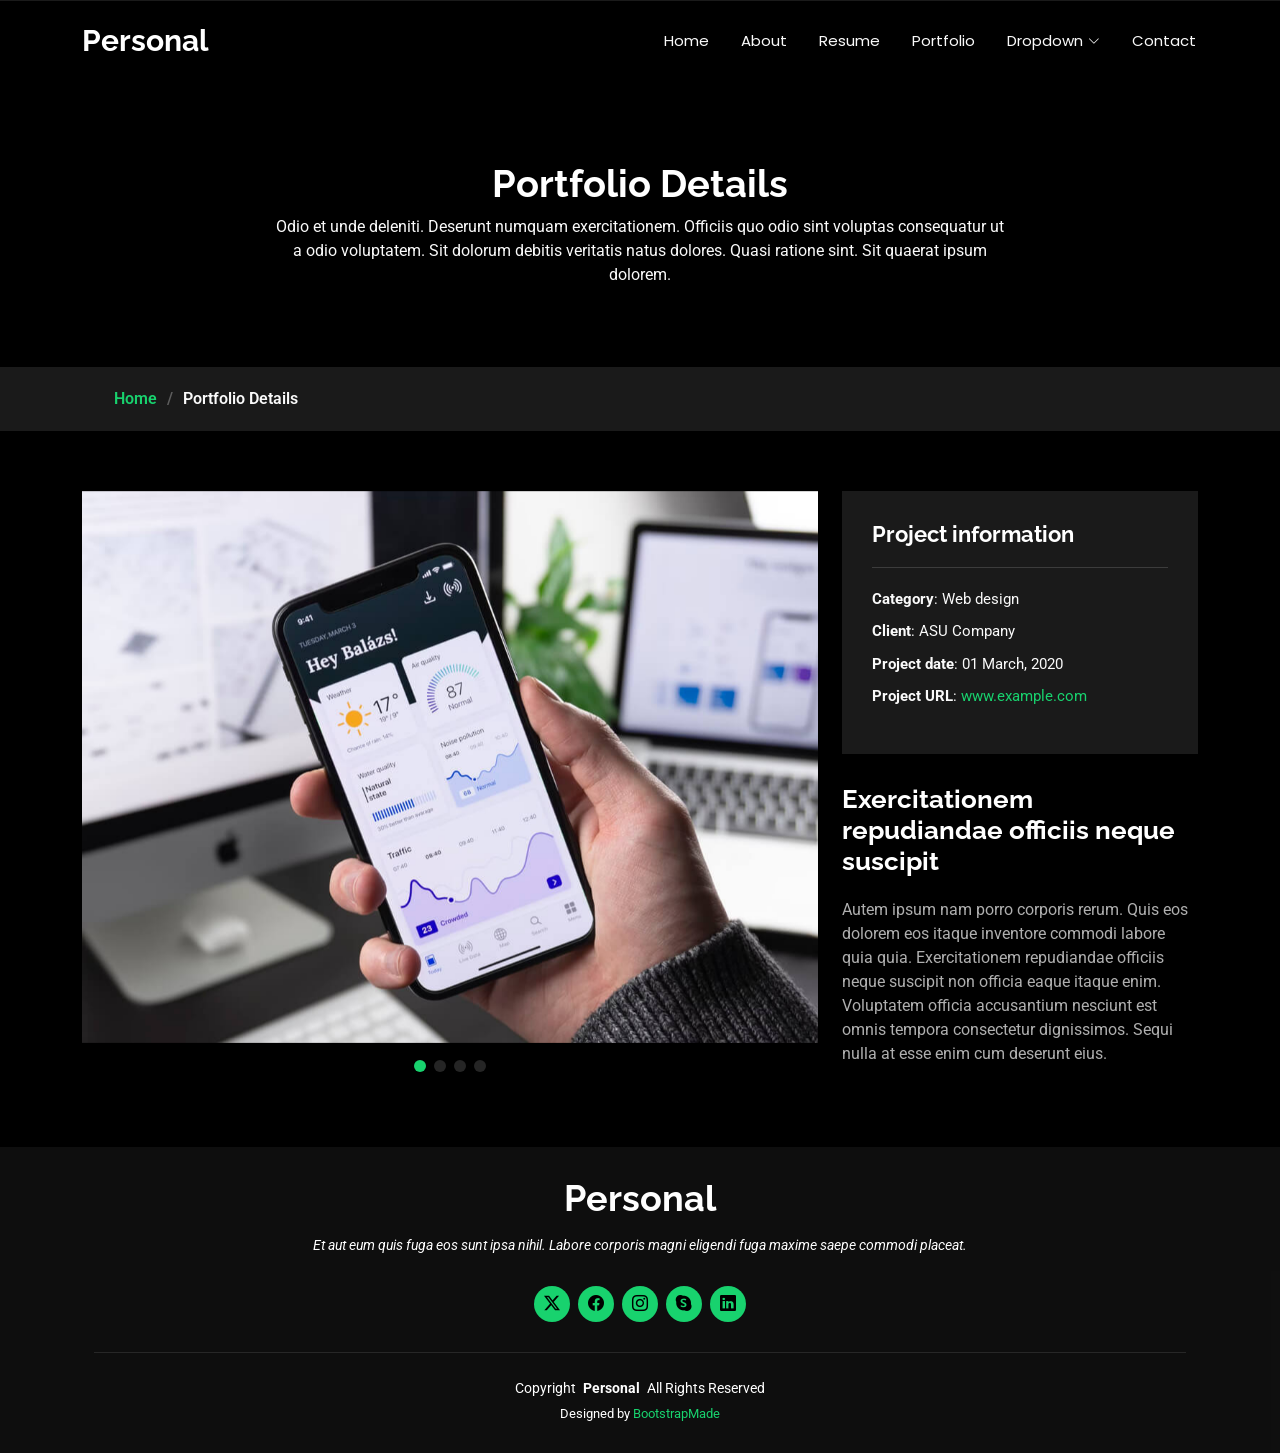
<file: portfolio-details.html>
<!DOCTYPE html>
<html lang="en">

<head>
  <meta charset="utf-8">
  <meta content="width=device-width, initial-scale=1.0" name="viewport">
  <title>Portfolio Details - Personal Bootstrap Template</title>
  <meta name="description" content="">
  <meta name="keywords" content="">

  <!-- Favicons -->
  <link href="assets/img/favicon.png" rel="icon">
  <link href="assets/img/apple-touch-icon.png" rel="apple-touch-icon">

  <!-- Fonts -->
  <link href="https://fonts.googleapis.com" rel="preconnect">
  <link href="https://fonts.gstatic.com" rel="preconnect" crossorigin>
  <link href="https://fonts.googleapis.com/css2?family=Roboto:ital,wght@0,100;0,300;0,400;0,500;0,700;0,900;1,100;1,300;1,400;1,500;1,700;1,900&family=Poppins:ital,wght@0,100;0,200;0,300;0,400;0,500;0,600;0,700;0,800;0,900;1,100;1,200;1,300;1,400;1,500;1,600;1,700;1,800;1,900&family=Raleway:ital,wght@0,100;0,200;0,300;0,400;0,500;0,600;0,700;0,800;0,900;1,100;1,200;1,300;1,400;1,500;1,600;1,700;1,800;1,900&display=swap" rel="stylesheet">

  <!-- Vendor CSS Files -->
  <link href="assets/vendor/bootstrap/css/bootstrap.min.css" rel="stylesheet">
  <link href="assets/vendor/bootstrap-icons/bootstrap-icons.css" rel="stylesheet">
  <link href="assets/vendor/aos/aos.css" rel="stylesheet">
  <link href="assets/vendor/swiper/swiper-bundle.min.css" rel="stylesheet">
  <link href="assets/vendor/glightbox/css/glightbox.min.css" rel="stylesheet">

  <!-- Main CSS File -->
  <link href="assets/css/main.css" rel="stylesheet">

  <!-- =======================================================
  * Template Name: Personal
  * Template URL: https://bootstrapmade.com/personal-free-resume-bootstrap-template/
  * Updated: Nov 04 2024 with Bootstrap v5.3.3
  * Author: BootstrapMade.com
  * License: https://bootstrapmade.com/license/
  ======================================================== -->
</head>

<body class="portfolio-details-page">

  <header id="header" class="header d-flex align-items-center fixed-top">
    <div class="container-fluid container-xl position-relative d-flex align-items-center justify-content-between">

      <a href="index.html" class="logo d-flex align-items-center">
        <!-- Uncomment the line below if you also wish to use an image logo -->
        <!-- <img src="assets/img/logo.png" alt=""> -->
        <h1 class="sitename">Personal</h1>
      </a>

      <nav id="navmenu" class="navmenu">
        <ul>
          <li><a href="index.html">Home</a></li>
          <li><a href="about.html">About</a></li>
          <li><a href="resume.html">Resume</a></li>
          
          <li><a href="portfolio.html">Portfolio</a></li>
          <li class="dropdown"><a href="#"><span>Dropdown</span> <i class="bi bi-chevron-down toggle-dropdown"></i></a>
            <ul>
              <li><a href="#">Dropdown 1</a></li>
              <li class="dropdown"><a href="#"><span>Deep Dropdown</span> <i class="bi bi-chevron-down toggle-dropdown"></i></a>
                <ul>
                  <li><a href="#">Deep Dropdown 1</a></li>
                  <li><a href="#">Deep Dropdown 2</a></li>
                  <li><a href="#">Deep Dropdown 3</a></li>
                  <li><a href="#">Deep Dropdown 4</a></li>
                  <li><a href="#">Deep Dropdown 5</a></li>
                </ul>
              </li>
              <li><a href="#">Dropdown 2</a></li>
              <li><a href="#">Dropdown 3</a></li>
              <li><a href="#">Dropdown 4</a></li>
            </ul>
          </li>
          <li><a href="contact.html">Contact</a></li>
        </ul>
        <i class="mobile-nav-toggle d-xl-none bi bi-list"></i>
      </nav>

    </div>
  </header>

  <main class="main">

    <!-- Page Title -->
    <div class="page-title" data-aos="fade">
      <div class="heading">
        <div class="container">
          <div class="row d-flex justify-content-center text-center">
            <div class="col-lg-8">
              <h1>Portfolio Details</h1>
              <p class="mb-0">Odio et unde deleniti. Deserunt numquam exercitationem. Officiis quo odio sint voluptas consequatur ut a odio voluptatem. Sit dolorum debitis veritatis natus dolores. Quasi ratione sint. Sit quaerat ipsum dolorem.</p>
            </div>
          </div>
        </div>
      </div>
      <nav class="breadcrumbs">
        <div class="container">
          <ol>
            <li><a href="index.html">Home</a></li>
            <li class="current">Portfolio Details</li>
          </ol>
        </div>
      </nav>
    </div><!-- End Page Title -->

    <!-- Portfolio Details Section -->
    <section id="portfolio-details" class="portfolio-details section">

      <div class="container" data-aos="fade-up" data-aos-delay="100">

        <div class="row gy-4">

          <div class="col-lg-8">
            <div class="portfolio-details-slider swiper init-swiper">

              <script type="application/json" class="swiper-config">
                {
                  "loop": true,
                  "speed": 600,
                  "autoplay": {
                    "delay": 5000
                  },
                  "slidesPerView": "auto",
                  "pagination": {
                    "el": ".swiper-pagination",
                    "type": "bullets",
                    "clickable": true
                  }
                }
              </script>

              <div class="swiper-wrapper align-items-center">

                <div class="swiper-slide">
                  <img src="assets/img/portfolio/app-1.jpg" alt="">
                </div>

                <div class="swiper-slide">
                  <img src="assets/img/portfolio/product-1.jpg" alt="">
                </div>

                <div class="swiper-slide">
                  <img src="assets/img/portfolio/branding-1.jpg" alt="">
                </div>

                <div class="swiper-slide">
                  <img src="assets/img/portfolio/books-1.jpg" alt="">
                </div>

              </div>
              <div class="swiper-pagination"></div>
            </div>
          </div>

          <div class="col-lg-4">
            <div class="portfolio-info" data-aos="fade-up" data-aos-delay="200">
              <h3>Project information</h3>
              <ul>
                <li><strong>Category</strong>: Web design</li>
                <li><strong>Client</strong>: ASU Company</li>
                <li><strong>Project date</strong>: 01 March, 2020</li>
                <li><strong>Project URL</strong>: <a href="#">www.example.com</a></li>
              </ul>
            </div>
            <div class="portfolio-description" data-aos="fade-up" data-aos-delay="300">
              <h2>Exercitationem repudiandae officiis neque suscipit</h2>
              <p>
                Autem ipsum nam porro corporis rerum. Quis eos dolorem eos itaque inventore commodi labore quia quia. Exercitationem repudiandae officiis neque suscipit non officia eaque itaque enim. Voluptatem officia accusantium nesciunt est omnis tempora consectetur dignissimos. Sequi nulla at esse enim cum deserunt eius.
              </p>
            </div>
          </div>

        </div>

      </div>

    </section><!-- /Portfolio Details Section -->

  </main>

  <footer id="footer" class="footer dark-background">
    <div class="container">
      <h3 class="sitename">Personal</h3>
      <p>Et aut eum quis fuga eos sunt ipsa nihil. Labore corporis magni eligendi fuga maxime saepe commodi placeat.</p>
      <div class="social-links d-flex justify-content-center">
        <a href=""><i class="bi bi-twitter-x"></i></a>
        <a href=""><i class="bi bi-facebook"></i></a>
        <a href=""><i class="bi bi-instagram"></i></a>
        <a href=""><i class="bi bi-skype"></i></a>
        <a href=""><i class="bi bi-linkedin"></i></a>
      </div>
      <div class="container">
        <div class="copyright">
          <span>Copyright</span> <strong class="px-1 sitename">Personal</strong> <span>All Rights Reserved</span>
        </div>
        <div class="credits">
          <!-- All the links in the footer should remain intact. -->
          <!-- You can delete the links only if you've purchased the pro version. -->
          <!-- Licensing information: https://bootstrapmade.com/license/ -->
          <!-- Purchase the pro version with working PHP/AJAX contact form: [buy-url] -->
          Designed by <a href="https://bootstrapmade.com/">BootstrapMade</a>
        </div>
      </div>
    </div>
  </footer>

  <!-- Scroll Top -->
  <a href="#" id="scroll-top" class="scroll-top d-flex align-items-center justify-content-center"><i class="bi bi-arrow-up-short"></i></a>

  <!-- Preloader -->
  <div id="preloader"></div>

  <!-- Vendor JS Files -->
  <script src="assets/vendor/bootstrap/js/bootstrap.bundle.min.js"></script>
  <script src="assets/vendor/php-email-form/validate.js"></script>
  <script src="assets/vendor/aos/aos.js"></script>
  <script src="assets/vendor/typed.js/typed.umd.js"></script>
  <script src="assets/vendor/purecounter/purecounter_vanilla.js"></script>
  <script src="assets/vendor/waypoints/noframework.waypoints.js"></script>
  <script src="assets/vendor/swiper/swiper-bundle.min.js"></script>
  <script src="assets/vendor/glightbox/js/glightbox.min.js"></script>
  <script src="assets/vendor/imagesloaded/imagesloaded.pkgd.min.js"></script>
  <script src="assets/vendor/isotope-layout/isotope.pkgd.min.js"></script>

  <!-- Main JS File -->
  <script src="assets/js/main.js"></script>

</body>

</html>
</file>
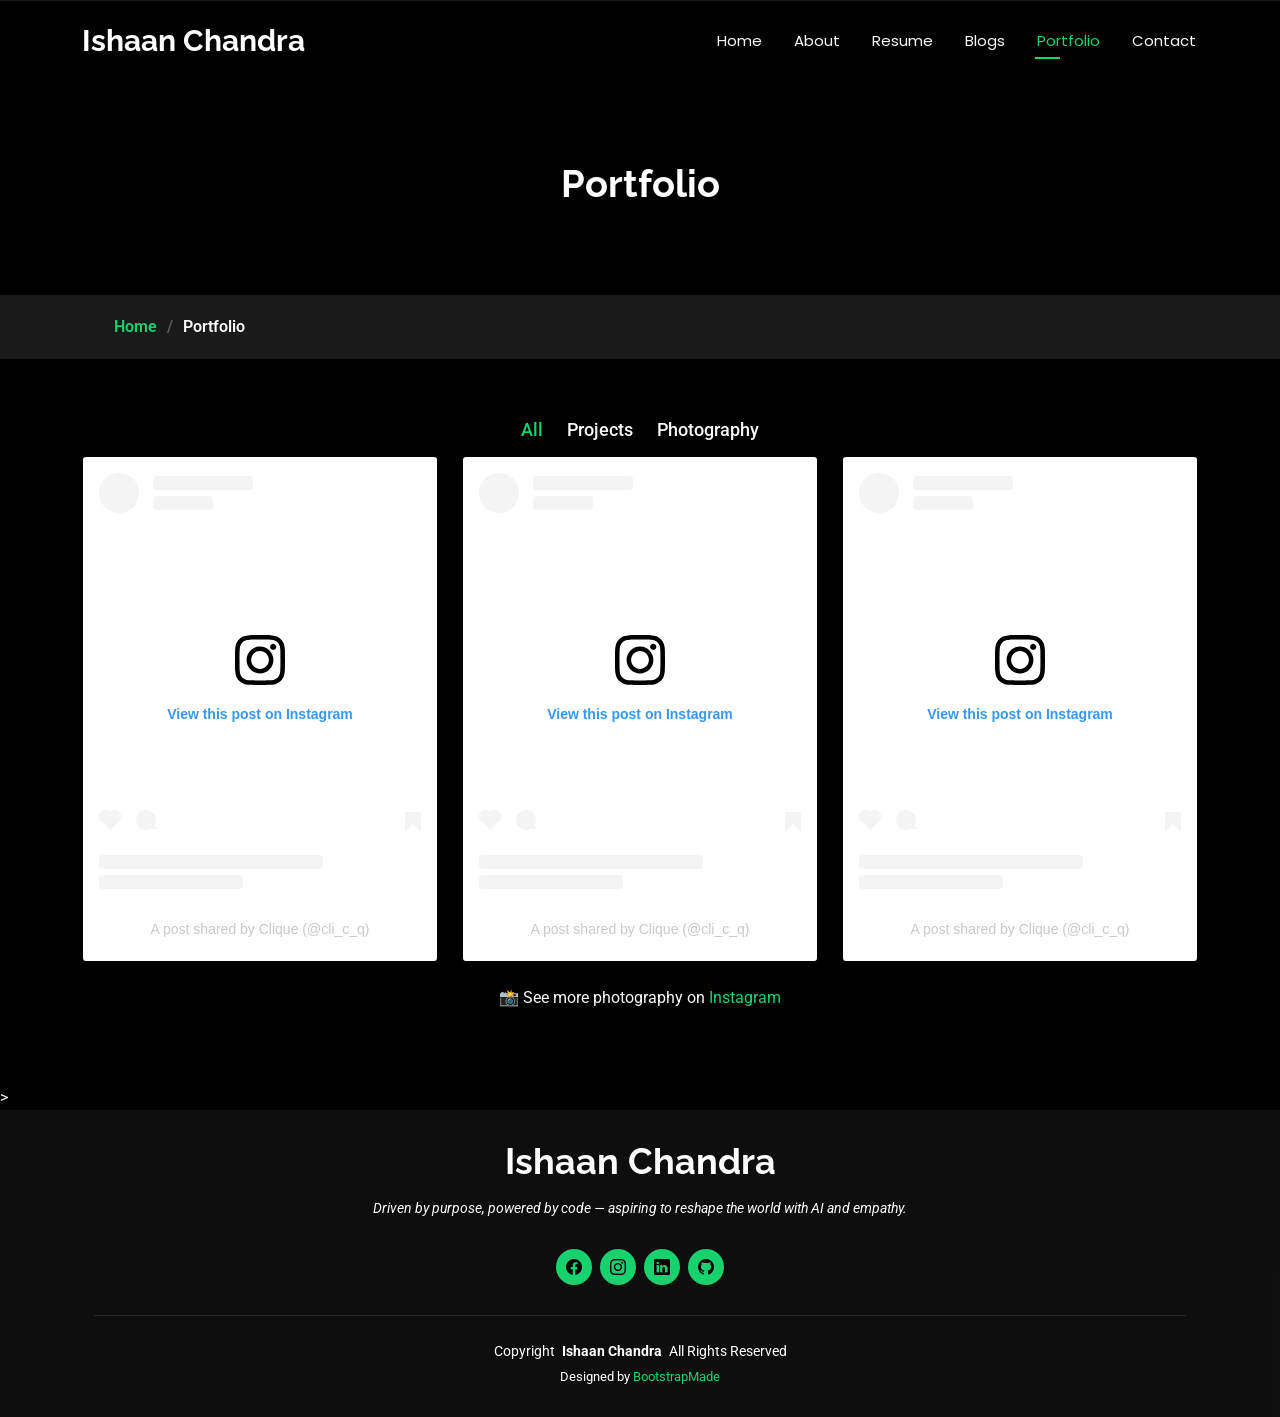
<file: portfolio.html>
<!DOCTYPE html>
<html lang="en">

<head>
  <meta charset="utf-8">
  <meta content="width=device-width, initial-scale=1.0" name="viewport">
  <title>Portfolio - Ishaan Chandra</title>
  <meta name="description" content="">
  <meta name="keywords" content="">

  <!-- Fonts -->
  <link href="https://fonts.googleapis.com" rel="preconnect">
  <link href="https://fonts.gstatic.com" rel="preconnect" crossorigin>
  <link href="https://fonts.googleapis.com/css2?family=Roboto:ital,wght@0,100;0,300;0,400;0,500;0,700;0,900;1,100;1,300;1,400;1,500;1,700;1,900&family=Poppins:ital,wght@0,100;0,200;0,300;0,400;0,500;0,600;0,700;0,800;0,900;1,100;1,200;1,300;1,400;1,500;1,600;1,700;1,800;1,900&family=Raleway:ital,wght@0,100;0,200;0,300;0,400;0,500;0,600;0,700;0,800;0,900;1,100;1,200;1,300;1,400;1,500;1,600;1,700;1,800;1,900&display=swap" rel="stylesheet">

  <!-- Vendor CSS Files -->
  <link href="assets/vendor/bootstrap/css/bootstrap.min.css" rel="stylesheet">
  <link href="assets/vendor/bootstrap-icons/bootstrap-icons.css" rel="stylesheet">
  <link href="assets/vendor/aos/aos.css" rel="stylesheet">
  <link href="assets/vendor/swiper/swiper-bundle.min.css" rel="stylesheet">
  <link href="assets/vendor/glightbox/css/glightbox.min.css" rel="stylesheet">

  <!-- Main CSS File -->
  <link href="assets/css/main.css" rel="stylesheet">

  <!-- =======================================================
  * Template Name: Personal
  * Template URL: https://bootstrapmade.com/personal-free-resume-bootstrap-template/
  * Updated: Nov 04 2024 with Bootstrap v5.3.3
  * Author: BootstrapMade.com
  * License: https://bootstrapmade.com/license/
  ======================================================== -->
</head>

<body class="portfolio-page">

  <header id="header" class="header d-flex align-items-center fixed-top">
    <div class="container-fluid container-xl position-relative d-flex align-items-center justify-content-between">

      <a href="index.html" class="logo d-flex align-items-center">
        <!-- Uncomment the line below if you also wish to use an image logo -->
        <!-- <img src="assets/img/logo.png" alt=""> -->
        <h1 class="sitename">Ishaan Chandra</h1>
      </a>

      <nav id="navmenu" class="navmenu">
        <ul>
          <li><a href="index.html">Home</a></li>
          <li><a href="about.html">About</a></li>
          <li><a href="resume.html">Resume</a></li>
          <li><a href="blogs.html">Blogs</a></li>
          <li><a href="portfolio.html" class="active">Portfolio</a></li>
          <li><a href="contact.html">Contact</a></li>
        </ul>
        <i class="mobile-nav-toggle d-xl-none bi bi-list"></i>
      </nav>

    </div>
  </header>

  <main class="main">

    <!-- Page Title -->
    <div class="page-title" data-aos="fade">
      <div class="heading">
        <div class="container">
          <div class="row d-flex justify-content-center text-center">
            <div class="col-lg-8">
              <h1>Portfolio</h1>
              <p class="mb-0"></p>

            </div>
          </div>
        </div>
      </div>
      <nav class="breadcrumbs">
        <div class="container">
          <ol>
            <li><a href="index.html">Home</a></li>
            <li class="current">Portfolio</li>
          </ol>
        </div>
      </nav>
    </div><!-- End Page Title -->

    <!-- Portfolio Section -->
<section id="portfolio" class="portfolio section">
  <div class="container">

    <!-- ======= Portfolio Filter Navigation ======= -->
    <ul class="portfolio-filters isotope-filters" data-aos="fade-up" data-aos-delay="100">
      <li data-filter="*" class="filter-active">All</li>
      <li data-filter=".filter-projects">Projects</li>
      <li data-filter=".filter-photography">Photography</li>
    </ul><!-- End Portfolio Filters -->

    <div class="row gy-4 isotope-container" data-aos="fade-up" data-aos-delay="200">
      <!-- <div class="col-lg-4 col-md-6 portfolio-item isotope-item filter-projects">
        <div class="portfolio-content h-100">
          <img src="assets/img/portfolio/resume-project-1.jpg" class="img-fluid" alt="">
          <div class="portfolio-info">
            <h4>Smart Document Intelligence</h4>
            <p>Built using Azure Form Recognizer & Python</p>
            <a href="assets/img/portfolio/resume-project-1.jpg" data-gallery="portfolio-gallery-project" class="glightbox preview-link"><i class="bi bi-zoom-in"></i></a>
            <a href="#" class="details-link" title="More Details"><i class="bi bi-link-45deg"></i></a>
          </div>
        </div>
      </div> -->
      <!-- End Project Item -->

      <!-- ======= Project: Resume Project 2 ======= -->
      <!-- <div class="col-lg-4 col-md-6 portfolio-item isotope-item filter-projects">
        <div class="portfolio-content h-100">
          <img src="assets/img/portfolio/resume-project-2.jpg" class="img-fluid" alt="">
          <div class="portfolio-info">
            <h4>ML-Based Recommender System</h
            <p>Built with Scikit-learn & Flask</p>
            <a href="assets/img/portfolio/resume-project-2.jpg" data-gallery="portfolio-gallery-project" class="glightbox preview-link"><i class="bi bi-zoom-in"></i></a>
            <a href="#" class="details-link" title="More Details"><i class="bi bi-link-45deg"></i></a>
          </div>
        </div>
      </div> -->
      <!-- End Project Item -->

      <!-- ======= Project: Resume Project 3 ======= -->
      <!-- <div class="col-lg-4 col-md-6 portfolio-item isotope-item filter-projects">
        <div class="portfolio-content h-100">
          <img src="assets/img/portfolio/resume-project-3.jpg" class="img-fluid" alt="">
          <div class="portfolio-info">
            <h4>OpenAI API Integration</h4>
            <p>Prompt design and deployment in real applications</p>
            <a href="assets/img/portfolio/resume-project-3.jpg" data-gallery="portfolio-gallery-project" class="glightbox preview-link"><i class="bi bi-zoom-in"></i></a>
            <a href="#" class="details-link" title="More Details"><i class="bi bi-link-45deg"></i></a>
          </div>
        </div>
      </div> -->
      <!-- End Project Item -->

      <!-- ======= Photography Section: Personal Shots ======= -->
      <!-- Duplicate this block below to add more photography pieces -->
      <!-- <div class="col-lg-4 col-md-6 portfolio-item isotope-item filter-photography">
        <div class="portfolio-content h-100">
          <img src="assets/img/photography/photo-1.jpg" class="img-fluid" alt="">
          <div class="portfolio-info">
            <h4>Sydney Sunset</h4>
            <p>Captured at Circular Quay</p>
            <a href="assets/img/photography/photo-1.jpg" data-gallery="portfolio-gallery-photo" class="glightbox preview-link"><i class="bi bi-zoom-in"></i></a>
            <a href="https://www.instagram.com/ishaan.chandra/" target="_blank" class="details-link" title="View on Instagram"><i class="bi bi-instagram"></i></a>
          </div>
        </div>
      </div> -->
      <!-- End Photography Item -->

      <!-- ======= Instagram Embed Section (full-width block) ======= -->
      <div class="col-lg-4 mt-3 portfolio-item isotope-item filter-photography">
        <div class="d-flex justify-content-center">
          <!-- Replace the URL below with your Instagram embed code -->
          <blockquote class="instagram-media" data-instgrm-permalink="https://www.instagram.com/p/CXGF4GxPmPv/?utm_source=ig_embed&amp;utm_campaign=loading" data-instgrm-version="14" style=" background:#FFF; border:0; border-radius:3px; box-shadow:0 0 1px 0 rgba(0,0,0,0.5),0 1px 10px 0 rgba(0,0,0,0.15); margin: 1px; max-width:540px; min-width:326px; padding:0; width:99.375%; width:-webkit-calc(100% - 2px); width:calc(100% - 2px);"><div style="padding:16px;"> <a href="https://www.instagram.com/p/CXGF4GxPmPv/?utm_source=ig_embed&amp;utm_campaign=loading" style=" background:#FFFFFF; line-height:0; padding:0 0; text-align:center; text-decoration:none; width:100%;" target="_blank"> <div style=" display: flex; flex-direction: row; align-items: center;"> <div style="background-color: #F4F4F4; border-radius: 50%; flex-grow: 0; height: 40px; margin-right: 14px; width: 40px;"></div> <div style="display: flex; flex-direction: column; flex-grow: 1; justify-content: center;"> <div style=" background-color: #F4F4F4; border-radius: 4px; flex-grow: 0; height: 14px; margin-bottom: 6px; width: 100px;"></div> <div style=" background-color: #F4F4F4; border-radius: 4px; flex-grow: 0; height: 14px; width: 60px;"></div></div></div><div style="padding: 19% 0;"></div> <div style="display:block; height:50px; margin:0 auto 12px; width:50px;"><svg width="50px" height="50px" viewBox="0 0 60 60" version="1.1" xmlns="https://www.w3.org/2000/svg" xmlns:xlink="https://www.w3.org/1999/xlink"><g stroke="none" stroke-width="1" fill="none" fill-rule="evenodd"><g transform="translate(-511.000000, -20.000000)" fill="#000000"><g><path d="M556.869,30.41 C554.814,30.41 553.148,32.076 553.148,34.131 C553.148,36.186 554.814,37.852 556.869,37.852 C558.924,37.852 560.59,36.186 560.59,34.131 C560.59,32.076 558.924,30.41 556.869,30.41 M541,60.657 C535.114,60.657 530.342,55.887 530.342,50 C530.342,44.114 535.114,39.342 541,39.342 C546.887,39.342 551.658,44.114 551.658,50 C551.658,55.887 546.887,60.657 541,60.657 M541,33.886 C532.1,33.886 524.886,41.1 524.886,50 C524.886,58.899 532.1,66.113 541,66.113 C549.9,66.113 557.115,58.899 557.115,50 C557.115,41.1 549.9,33.886 541,33.886 M565.378,62.101 C565.244,65.022 564.756,66.606 564.346,67.663 C563.803,69.06 563.154,70.057 562.106,71.106 C561.058,72.155 560.06,72.803 558.662,73.347 C557.607,73.757 556.021,74.244 553.102,74.378 C549.944,74.521 548.997,74.552 541,74.552 C533.003,74.552 532.056,74.521 528.898,74.378 C525.979,74.244 524.393,73.757 523.338,73.347 C521.94,72.803 520.942,72.155 519.894,71.106 C518.846,70.057 518.197,69.06 517.654,67.663 C517.244,66.606 516.755,65.022 516.623,62.101 C516.479,58.943 516.448,57.996 516.448,50 C516.448,42.003 516.479,41.056 516.623,37.899 C516.755,34.978 517.244,33.391 517.654,32.338 C518.197,30.938 518.846,29.942 519.894,28.894 C520.942,27.846 521.94,27.196 523.338,26.654 C524.393,26.244 525.979,25.756 528.898,25.623 C532.057,25.479 533.004,25.448 541,25.448 C548.997,25.448 549.943,25.479 553.102,25.623 C556.021,25.756 557.607,26.244 558.662,26.654 C560.06,27.196 561.058,27.846 562.106,28.894 C563.154,29.942 563.803,30.938 564.346,32.338 C564.756,33.391 565.244,34.978 565.378,37.899 C565.522,41.056 565.552,42.003 565.552,50 C565.552,57.996 565.522,58.943 565.378,62.101 M570.82,37.631 C570.674,34.438 570.167,32.258 569.425,30.349 C568.659,28.377 567.633,26.702 565.965,25.035 C564.297,23.368 562.623,22.342 560.652,21.575 C558.743,20.834 556.562,20.326 553.369,20.18 C550.169,20.033 549.148,20 541,20 C532.853,20 531.831,20.033 528.631,20.18 C525.438,20.326 523.257,20.834 521.349,21.575 C519.376,22.342 517.703,23.368 516.035,25.035 C514.368,26.702 513.342,28.377 512.574,30.349 C511.834,32.258 511.326,34.438 511.181,37.631 C511.035,40.831 511,41.851 511,50 C511,58.147 511.035,59.17 511.181,62.369 C511.326,65.562 511.834,67.743 512.574,69.651 C513.342,71.625 514.368,73.296 516.035,74.965 C517.703,76.634 519.376,77.658 521.349,78.425 C523.257,79.167 525.438,79.673 528.631,79.82 C531.831,79.965 532.853,80.001 541,80.001 C549.148,80.001 550.169,79.965 553.369,79.82 C556.562,79.673 558.743,79.167 560.652,78.425 C562.623,77.658 564.297,76.634 565.965,74.965 C567.633,73.296 568.659,71.625 569.425,69.651 C570.167,67.743 570.674,65.562 570.82,62.369 C570.966,59.17 571,58.147 571,50 C571,41.851 570.966,40.831 570.82,37.631"></path></g></g></g></svg></div><div style="padding-top: 8px;"> <div style=" color:#3897f0; font-family:Arial,sans-serif; font-size:14px; font-style:normal; font-weight:550; line-height:18px;">View this post on Instagram</div></div><div style="padding: 12.5% 0;"></div> <div style="display: flex; flex-direction: row; margin-bottom: 14px; align-items: center;"><div> <div style="background-color: #F4F4F4; border-radius: 50%; height: 12.5px; width: 12.5px; transform: translateX(0px) translateY(7px);"></div> <div style="background-color: #F4F4F4; height: 12.5px; transform: rotate(-45deg) translateX(3px) translateY(1px); width: 12.5px; flex-grow: 0; margin-right: 14px; margin-left: 2px;"></div> <div style="background-color: #F4F4F4; border-radius: 50%; height: 12.5px; width: 12.5px; transform: translateX(9px) translateY(-18px);"></div></div><div style="margin-left: 8px;"> <div style=" background-color: #F4F4F4; border-radius: 50%; flex-grow: 0; height: 20px; width: 20px;"></div> <div style=" width: 0; height: 0; border-top: 2px solid transparent; border-left: 6px solid #f4f4f4; border-bottom: 2px solid transparent; transform: translateX(16px) translateY(-4px) rotate(30deg)"></div></div><div style="margin-left: auto;"> <div style=" width: 0px; border-top: 8px solid #F4F4F4; border-right: 8px solid transparent; transform: translateY(16px);"></div> <div style=" background-color: #F4F4F4; flex-grow: 0; height: 12px; width: 16px; transform: translateY(-4px);"></div> <div style=" width: 0; height: 0; border-top: 8px solid #F4F4F4; border-left: 8px solid transparent; transform: translateY(-4px) translateX(8px);"></div></div></div> <div style="display: flex; flex-direction: column; flex-grow: 1; justify-content: center; margin-bottom: 24px;"> <div style=" background-color: #F4F4F4; border-radius: 4px; flex-grow: 0; height: 14px; margin-bottom: 6px; width: 224px;"></div> <div style=" background-color: #F4F4F4; border-radius: 4px; flex-grow: 0; height: 14px; width: 144px;"></div></div></a><p style=" color:#c9c8cd; font-family:Arial,sans-serif; font-size:14px; line-height:17px; margin-bottom:0; margin-top:8px; overflow:hidden; padding:8px 0 7px; text-align:center; text-overflow:ellipsis; white-space:nowrap;"><a href="https://www.instagram.com/p/CXGF4GxPmPv/?utm_source=ig_embed&amp;utm_campaign=loading" style=" color:#c9c8cd; font-family:Arial,sans-serif; font-size:14px; font-style:normal; font-weight:normal; line-height:17px; text-decoration:none;" target="_blank">A post shared by Clique (@cli_c_q)</a></p></div></blockquote>
        <script async src="//www.instagram.com/embed.js"></script>
        </div>
      </div>
      <div class="col-lg-4 mt-3 portfolio-item isotope-item filter-photography">
        <div class="d-flex justify-content-center">
          <!-- Replace the URL below with your Instagram embed code -->
          <blockquote class="instagram-media" data-instgrm-permalink="https://www.instagram.com/p/CXGDDDLvlSa/?utm_source=ig_embed&amp;utm_campaign=loading" data-instgrm-version="14" style=" background:#FFF; border:0; border-radius:3px; box-shadow:0 0 1px 0 rgba(0,0,0,0.5),0 1px 10px 0 rgba(0,0,0,0.15); margin: 1px; max-width:540px; min-width:326px; padding:0; width:99.375%; width:-webkit-calc(100% - 2px); width:calc(100% - 2px);"><div style="padding:16px;"> <a href="https://www.instagram.com/p/CXGDDDLvlSa/?utm_source=ig_embed&amp;utm_campaign=loading" style=" background:#FFFFFF; line-height:0; padding:0 0; text-align:center; text-decoration:none; width:100%;" target="_blank"> <div style=" display: flex; flex-direction: row; align-items: center;"> <div style="background-color: #F4F4F4; border-radius: 50%; flex-grow: 0; height: 40px; margin-right: 14px; width: 40px;"></div> <div style="display: flex; flex-direction: column; flex-grow: 1; justify-content: center;"> <div style=" background-color: #F4F4F4; border-radius: 4px; flex-grow: 0; height: 14px; margin-bottom: 6px; width: 100px;"></div> <div style=" background-color: #F4F4F4; border-radius: 4px; flex-grow: 0; height: 14px; width: 60px;"></div></div></div><div style="padding: 19% 0;"></div> <div style="display:block; height:50px; margin:0 auto 12px; width:50px;"><svg width="50px" height="50px" viewBox="0 0 60 60" version="1.1" xmlns="https://www.w3.org/2000/svg" xmlns:xlink="https://www.w3.org/1999/xlink"><g stroke="none" stroke-width="1" fill="none" fill-rule="evenodd"><g transform="translate(-511.000000, -20.000000)" fill="#000000"><g><path d="M556.869,30.41 C554.814,30.41 553.148,32.076 553.148,34.131 C553.148,36.186 554.814,37.852 556.869,37.852 C558.924,37.852 560.59,36.186 560.59,34.131 C560.59,32.076 558.924,30.41 556.869,30.41 M541,60.657 C535.114,60.657 530.342,55.887 530.342,50 C530.342,44.114 535.114,39.342 541,39.342 C546.887,39.342 551.658,44.114 551.658,50 C551.658,55.887 546.887,60.657 541,60.657 M541,33.886 C532.1,33.886 524.886,41.1 524.886,50 C524.886,58.899 532.1,66.113 541,66.113 C549.9,66.113 557.115,58.899 557.115,50 C557.115,41.1 549.9,33.886 541,33.886 M565.378,62.101 C565.244,65.022 564.756,66.606 564.346,67.663 C563.803,69.06 563.154,70.057 562.106,71.106 C561.058,72.155 560.06,72.803 558.662,73.347 C557.607,73.757 556.021,74.244 553.102,74.378 C549.944,74.521 548.997,74.552 541,74.552 C533.003,74.552 532.056,74.521 528.898,74.378 C525.979,74.244 524.393,73.757 523.338,73.347 C521.94,72.803 520.942,72.155 519.894,71.106 C518.846,70.057 518.197,69.06 517.654,67.663 C517.244,66.606 516.755,65.022 516.623,62.101 C516.479,58.943 516.448,57.996 516.448,50 C516.448,42.003 516.479,41.056 516.623,37.899 C516.755,34.978 517.244,33.391 517.654,32.338 C518.197,30.938 518.846,29.942 519.894,28.894 C520.942,27.846 521.94,27.196 523.338,26.654 C524.393,26.244 525.979,25.756 528.898,25.623 C532.057,25.479 533.004,25.448 541,25.448 C548.997,25.448 549.943,25.479 553.102,25.623 C556.021,25.756 557.607,26.244 558.662,26.654 C560.06,27.196 561.058,27.846 562.106,28.894 C563.154,29.942 563.803,30.938 564.346,32.338 C564.756,33.391 565.244,34.978 565.378,37.899 C565.522,41.056 565.552,42.003 565.552,50 C565.552,57.996 565.522,58.943 565.378,62.101 M570.82,37.631 C570.674,34.438 570.167,32.258 569.425,30.349 C568.659,28.377 567.633,26.702 565.965,25.035 C564.297,23.368 562.623,22.342 560.652,21.575 C558.743,20.834 556.562,20.326 553.369,20.18 C550.169,20.033 549.148,20 541,20 C532.853,20 531.831,20.033 528.631,20.18 C525.438,20.326 523.257,20.834 521.349,21.575 C519.376,22.342 517.703,23.368 516.035,25.035 C514.368,26.702 513.342,28.377 512.574,30.349 C511.834,32.258 511.326,34.438 511.181,37.631 C511.035,40.831 511,41.851 511,50 C511,58.147 511.035,59.17 511.181,62.369 C511.326,65.562 511.834,67.743 512.574,69.651 C513.342,71.625 514.368,73.296 516.035,74.965 C517.703,76.634 519.376,77.658 521.349,78.425 C523.257,79.167 525.438,79.673 528.631,79.82 C531.831,79.965 532.853,80.001 541,80.001 C549.148,80.001 550.169,79.965 553.369,79.82 C556.562,79.673 558.743,79.167 560.652,78.425 C562.623,77.658 564.297,76.634 565.965,74.965 C567.633,73.296 568.659,71.625 569.425,69.651 C570.167,67.743 570.674,65.562 570.82,62.369 C570.966,59.17 571,58.147 571,50 C571,41.851 570.966,40.831 570.82,37.631"></path></g></g></g></svg></div><div style="padding-top: 8px;"> <div style=" color:#3897f0; font-family:Arial,sans-serif; font-size:14px; font-style:normal; font-weight:550; line-height:18px;">View this post on Instagram</div></div><div style="padding: 12.5% 0;"></div> <div style="display: flex; flex-direction: row; margin-bottom: 14px; align-items: center;"><div> <div style="background-color: #F4F4F4; border-radius: 50%; height: 12.5px; width: 12.5px; transform: translateX(0px) translateY(7px);"></div> <div style="background-color: #F4F4F4; height: 12.5px; transform: rotate(-45deg) translateX(3px) translateY(1px); width: 12.5px; flex-grow: 0; margin-right: 14px; margin-left: 2px;"></div> <div style="background-color: #F4F4F4; border-radius: 50%; height: 12.5px; width: 12.5px; transform: translateX(9px) translateY(-18px);"></div></div><div style="margin-left: 8px;"> <div style=" background-color: #F4F4F4; border-radius: 50%; flex-grow: 0; height: 20px; width: 20px;"></div> <div style=" width: 0; height: 0; border-top: 2px solid transparent; border-left: 6px solid #f4f4f4; border-bottom: 2px solid transparent; transform: translateX(16px) translateY(-4px) rotate(30deg)"></div></div><div style="margin-left: auto;"> <div style=" width: 0px; border-top: 8px solid #F4F4F4; border-right: 8px solid transparent; transform: translateY(16px);"></div> <div style=" background-color: #F4F4F4; flex-grow: 0; height: 12px; width: 16px; transform: translateY(-4px);"></div> <div style=" width: 0; height: 0; border-top: 8px solid #F4F4F4; border-left: 8px solid transparent; transform: translateY(-4px) translateX(8px);"></div></div></div> <div style="display: flex; flex-direction: column; flex-grow: 1; justify-content: center; margin-bottom: 24px;"> <div style=" background-color: #F4F4F4; border-radius: 4px; flex-grow: 0; height: 14px; margin-bottom: 6px; width: 224px;"></div> <div style=" background-color: #F4F4F4; border-radius: 4px; flex-grow: 0; height: 14px; width: 144px;"></div></div></a><p style=" color:#c9c8cd; font-family:Arial,sans-serif; font-size:14px; line-height:17px; margin-bottom:0; margin-top:8px; overflow:hidden; padding:8px 0 7px; text-align:center; text-overflow:ellipsis; white-space:nowrap;"><a href="https://www.instagram.com/p/CXGDDDLvlSa/?utm_source=ig_embed&amp;utm_campaign=loading" style=" color:#c9c8cd; font-family:Arial,sans-serif; font-size:14px; font-style:normal; font-weight:normal; line-height:17px; text-decoration:none;" target="_blank">A post shared by Clique (@cli_c_q)</a></p></div></blockquote>
        <script async src="//www.instagram.com/embed.js"></script>
        </div>
        </div>
        <div class="col-lg-4 mt-3 portfolio-item isotope-item filter-photography">
          <div class="d-flex justify-content-center">
            <!-- Replace the URL below with your Instagram embed code -->
            <blockquote class="instagram-media" data-instgrm-permalink="https://www.instagram.com/p/CpYDDhfSdkI/?utm_source=ig_embed&amp;utm_campaign=loading" data-instgrm-version="14" style=" background:#FFF; border:0; border-radius:3px; box-shadow:0 0 1px 0 rgba(0,0,0,0.5),0 1px 10px 0 rgba(0,0,0,0.15); margin: 1px; max-width:540px; min-width:326px; padding:0; width:99.375%; width:-webkit-calc(100% - 2px); width:calc(100% - 2px);"><div style="padding:16px;"> <a href="https://www.instagram.com/p/CpYDDhfSdkI/?utm_source=ig_embed&amp;utm_campaign=loading" style=" background:#FFFFFF; line-height:0; padding:0 0; text-align:center; text-decoration:none; width:100%;" target="_blank"> <div style=" display: flex; flex-direction: row; align-items: center;"> <div style="background-color: #F4F4F4; border-radius: 50%; flex-grow: 0; height: 40px; margin-right: 14px; width: 40px;"></div> <div style="display: flex; flex-direction: column; flex-grow: 1; justify-content: center;"> <div style=" background-color: #F4F4F4; border-radius: 4px; flex-grow: 0; height: 14px; margin-bottom: 6px; width: 100px;"></div> <div style=" background-color: #F4F4F4; border-radius: 4px; flex-grow: 0; height: 14px; width: 60px;"></div></div></div><div style="padding: 19% 0;"></div> <div style="display:block; height:50px; margin:0 auto 12px; width:50px;"><svg width="50px" height="50px" viewBox="0 0 60 60" version="1.1" xmlns="https://www.w3.org/2000/svg" xmlns:xlink="https://www.w3.org/1999/xlink"><g stroke="none" stroke-width="1" fill="none" fill-rule="evenodd"><g transform="translate(-511.000000, -20.000000)" fill="#000000"><g><path d="M556.869,30.41 C554.814,30.41 553.148,32.076 553.148,34.131 C553.148,36.186 554.814,37.852 556.869,37.852 C558.924,37.852 560.59,36.186 560.59,34.131 C560.59,32.076 558.924,30.41 556.869,30.41 M541,60.657 C535.114,60.657 530.342,55.887 530.342,50 C530.342,44.114 535.114,39.342 541,39.342 C546.887,39.342 551.658,44.114 551.658,50 C551.658,55.887 546.887,60.657 541,60.657 M541,33.886 C532.1,33.886 524.886,41.1 524.886,50 C524.886,58.899 532.1,66.113 541,66.113 C549.9,66.113 557.115,58.899 557.115,50 C557.115,41.1 549.9,33.886 541,33.886 M565.378,62.101 C565.244,65.022 564.756,66.606 564.346,67.663 C563.803,69.06 563.154,70.057 562.106,71.106 C561.058,72.155 560.06,72.803 558.662,73.347 C557.607,73.757 556.021,74.244 553.102,74.378 C549.944,74.521 548.997,74.552 541,74.552 C533.003,74.552 532.056,74.521 528.898,74.378 C525.979,74.244 524.393,73.757 523.338,73.347 C521.94,72.803 520.942,72.155 519.894,71.106 C518.846,70.057 518.197,69.06 517.654,67.663 C517.244,66.606 516.755,65.022 516.623,62.101 C516.479,58.943 516.448,57.996 516.448,50 C516.448,42.003 516.479,41.056 516.623,37.899 C516.755,34.978 517.244,33.391 517.654,32.338 C518.197,30.938 518.846,29.942 519.894,28.894 C520.942,27.846 521.94,27.196 523.338,26.654 C524.393,26.244 525.979,25.756 528.898,25.623 C532.057,25.479 533.004,25.448 541,25.448 C548.997,25.448 549.943,25.479 553.102,25.623 C556.021,25.756 557.607,26.244 558.662,26.654 C560.06,27.196 561.058,27.846 562.106,28.894 C563.154,29.942 563.803,30.938 564.346,32.338 C564.756,33.391 565.244,34.978 565.378,37.899 C565.522,41.056 565.552,42.003 565.552,50 C565.552,57.996 565.522,58.943 565.378,62.101 M570.82,37.631 C570.674,34.438 570.167,32.258 569.425,30.349 C568.659,28.377 567.633,26.702 565.965,25.035 C564.297,23.368 562.623,22.342 560.652,21.575 C558.743,20.834 556.562,20.326 553.369,20.18 C550.169,20.033 549.148,20 541,20 C532.853,20 531.831,20.033 528.631,20.18 C525.438,20.326 523.257,20.834 521.349,21.575 C519.376,22.342 517.703,23.368 516.035,25.035 C514.368,26.702 513.342,28.377 512.574,30.349 C511.834,32.258 511.326,34.438 511.181,37.631 C511.035,40.831 511,41.851 511,50 C511,58.147 511.035,59.17 511.181,62.369 C511.326,65.562 511.834,67.743 512.574,69.651 C513.342,71.625 514.368,73.296 516.035,74.965 C517.703,76.634 519.376,77.658 521.349,78.425 C523.257,79.167 525.438,79.673 528.631,79.82 C531.831,79.965 532.853,80.001 541,80.001 C549.148,80.001 550.169,79.965 553.369,79.82 C556.562,79.673 558.743,79.167 560.652,78.425 C562.623,77.658 564.297,76.634 565.965,74.965 C567.633,73.296 568.659,71.625 569.425,69.651 C570.167,67.743 570.674,65.562 570.82,62.369 C570.966,59.17 571,58.147 571,50 C571,41.851 570.966,40.831 570.82,37.631"></path></g></g></g></svg></div><div style="padding-top: 8px;"> <div style=" color:#3897f0; font-family:Arial,sans-serif; font-size:14px; font-style:normal; font-weight:550; line-height:18px;">View this post on Instagram</div></div><div style="padding: 12.5% 0;"></div> <div style="display: flex; flex-direction: row; margin-bottom: 14px; align-items: center;"><div> <div style="background-color: #F4F4F4; border-radius: 50%; height: 12.5px; width: 12.5px; transform: translateX(0px) translateY(7px);"></div> <div style="background-color: #F4F4F4; height: 12.5px; transform: rotate(-45deg) translateX(3px) translateY(1px); width: 12.5px; flex-grow: 0; margin-right: 14px; margin-left: 2px;"></div> <div style="background-color: #F4F4F4; border-radius: 50%; height: 12.5px; width: 12.5px; transform: translateX(9px) translateY(-18px);"></div></div><div style="margin-left: 8px;"> <div style=" background-color: #F4F4F4; border-radius: 50%; flex-grow: 0; height: 20px; width: 20px;"></div> <div style=" width: 0; height: 0; border-top: 2px solid transparent; border-left: 6px solid #f4f4f4; border-bottom: 2px solid transparent; transform: translateX(16px) translateY(-4px) rotate(30deg)"></div></div><div style="margin-left: auto;"> <div style=" width: 0px; border-top: 8px solid #F4F4F4; border-right: 8px solid transparent; transform: translateY(16px);"></div> <div style=" background-color: #F4F4F4; flex-grow: 0; height: 12px; width: 16px; transform: translateY(-4px);"></div> <div style=" width: 0; height: 0; border-top: 8px solid #F4F4F4; border-left: 8px solid transparent; transform: translateY(-4px) translateX(8px);"></div></div></div> <div style="display: flex; flex-direction: column; flex-grow: 1; justify-content: center; margin-bottom: 24px;"> <div style=" background-color: #F4F4F4; border-radius: 4px; flex-grow: 0; height: 14px; margin-bottom: 6px; width: 224px;"></div> <div style=" background-color: #F4F4F4; border-radius: 4px; flex-grow: 0; height: 14px; width: 144px;"></div></div></a><p style=" color:#c9c8cd; font-family:Arial,sans-serif; font-size:14px; line-height:17px; margin-bottom:0; margin-top:8px; overflow:hidden; padding:8px 0 7px; text-align:center; text-overflow:ellipsis; white-space:nowrap;"><a href="https://www.instagram.com/p/CpYDDhfSdkI/?utm_source=ig_embed&amp;utm_campaign=loading" style=" color:#c9c8cd; font-family:Arial,sans-serif; font-size:14px; font-style:normal; font-weight:normal; line-height:17px; text-decoration:none;" target="_blank">A post shared by Clique (@cli_c_q)</a></p></div></blockquote>
          <script async src="//www.instagram.com/embed.js"></script>
          </div>
      </div>

     

      <!-- ======= Instagram Profile Link ======= -->
      <div class="col-lg-12 text-center mt-4">
        <p>📸 See more photography on <a href="https://www.instagram.com/cli_c_q/" target="_blank">Instagram</a></p>
      </div>

    </div><!-- End Portfolio Container -->

  </div>
</section><!-- /Portfolio Section -->
>


  </main>

  <footer id="footer" class="footer dark-background">
    <div class="container">
      <h3 class="sitename">Ishaan Chandra</h3>
      <p>Driven by purpose, powered by code — aspiring to reshape the world with AI and empathy.</p>
      <div class="social-links d-flex justify-content-center">
        <a href="https://www.facebook.com/chandra.ishaan"><i class="bi bi-facebook"></i></a>
        <a href="https://www.instagram.com/ishaan.chandra/"><i class="bi bi-instagram"></i></a>
        <a href="htwww.linkedin.com/in/ishaan-chandra-066243226"><i class="bi bi-linkedin"></i></a>
        <a href="https://github.com/ishaanxchandra"><i class="bi bi-github"></i></a>
      </div>
      <div class="container">
        <div class="copyright">
          <span>Copyright</span> <strong class="px-1 sitename">Ishaan Chandra</strong> <span>All Rights Reserved</span>
        </div>
        <div class="credits">
          <!-- All the links in the footer should remain intact. -->
          <!-- You can delete the links only if you've purchased the pro version. -->
          <!-- Licensing information: https://bootstrapmade.com/license/ -->
          <!-- Purchase the pro version with working PHP/AJAX contact form: [buy-url] -->
          Designed by <a href="https://bootstrapmade.com/">BootstrapMade</a>
        </div>
      </div>
    </div>
  </footer>

  <!-- Scroll Top -->
  <a href="#" id="scroll-top" class="scroll-top d-flex align-items-center justify-content-center"><i class="bi bi-arrow-up-short"></i></a>

  <!-- Preloader -->
  <div id="preloader"></div>

  <!-- Vendor JS Files -->
  <script src="assets/vendor/bootstrap/js/bootstrap.bundle.min.js"></script>
  <script src="assets/vendor/php-email-form/validate.js"></script>
  <script src="assets/vendor/aos/aos.js"></script>
  <script src="assets/vendor/typed.js/typed.umd.js"></script>
  <script src="assets/vendor/purecounter/purecounter_vanilla.js"></script>
  <script src="assets/vendor/waypoints/noframework.waypoints.js"></script>
  <script src="assets/vendor/swiper/swiper-bundle.min.js"></script>
  <script src="assets/vendor/glightbox/js/glightbox.min.js"></script>
  <script src="assets/vendor/imagesloaded/imagesloaded.pkgd.min.js"></script>
  <script src="assets/vendor/isotope-layout/isotope.pkgd.min.js"></script>

  <!-- Main JS File -->
  <script src="assets/js/main.js"></script>

</body>

</html>
</file>
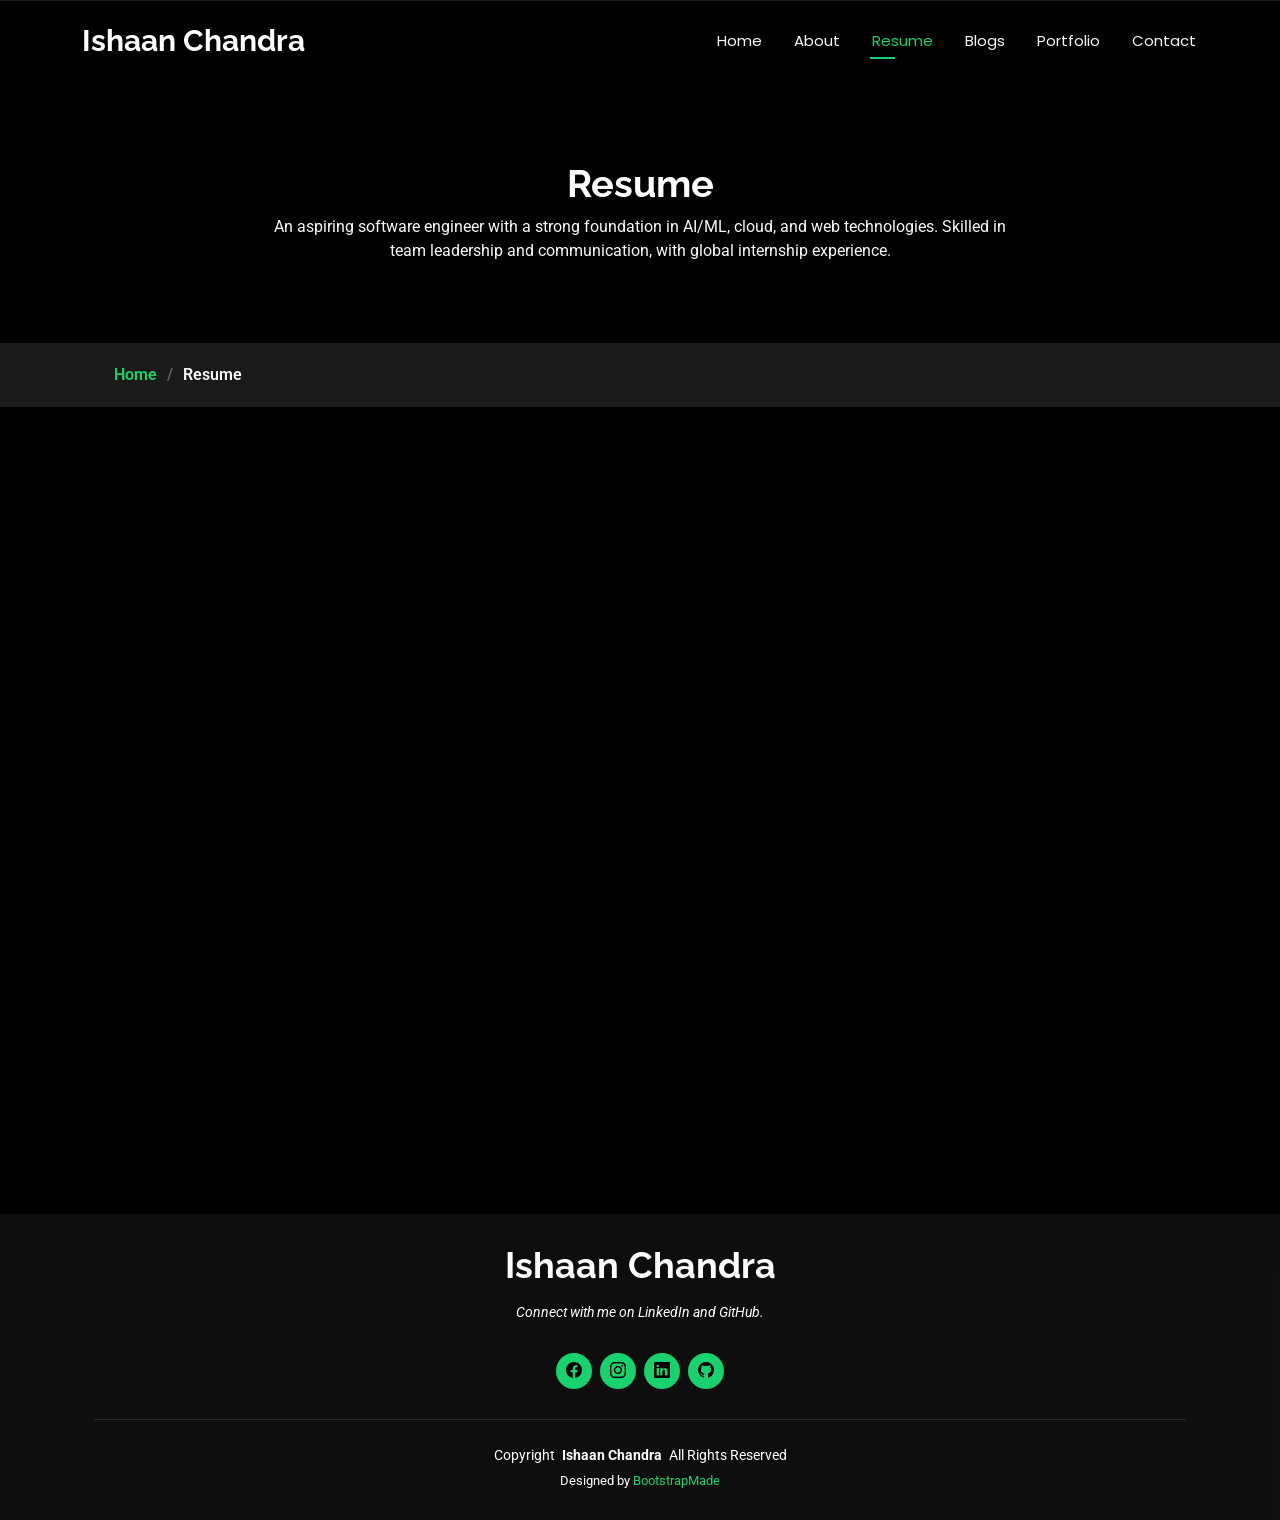
<file: resume.html>
<!DOCTYPE html>
<html lang="en">

<head>
  <meta charset="utf-8">
  <meta content="width=device-width, initial-scale=1.0" name="viewport">
  <title>Resume - Ishaan Chandra</title>
  <meta name="description" content="">
  <meta name="keywords" content="">

  
  <!-- Fonts -->
  <link href="https://fonts.googleapis.com" rel="preconnect">
  <link href="https://fonts.gstatic.com" rel="preconnect" crossorigin>
  <link href="https://fonts.googleapis.com/css2?family=Roboto:ital,wght@0,100;0,300;0,400;0,500;0,700;0,900;1,100;1,300;1,400;1,500;1,700;1,900&family=Poppins:ital,wght@0,100;0,200;0,300;0,400;0,500;0,600;0,700;0,800;0,900;1,100;1,200;1,300;1,400;1,500;1,600;1,700;1,800;1,900&family=Raleway:ital,wght@0,100;0,200;0,300;0,400;0,500;0,600;0,700;0,800;0,900;1,100;1,200;1,300;1,400;1,500;1,600;1,700;1,800;1,900&display=swap" rel="stylesheet">

  <!-- Vendor CSS Files -->
  <link href="assets/vendor/bootstrap/css/bootstrap.min.css" rel="stylesheet">
  <link href="assets/vendor/bootstrap-icons/bootstrap-icons.css" rel="stylesheet">
  <link href="assets/vendor/aos/aos.css" rel="stylesheet">
  <link href="assets/vendor/swiper/swiper-bundle.min.css" rel="stylesheet">
  <link href="assets/vendor/glightbox/css/glightbox.min.css" rel="stylesheet">

  <!-- Main CSS File -->
  <link href="assets/css/main.css" rel="stylesheet">

  <!-- =======================================================
  * Template Name: Personal
  * Template URL: https://bootstrapmade.com/personal-free-resume-bootstrap-template/
  * Updated: Nov 04 2024 with Bootstrap v5.3.3
  * Author: BootstrapMade.com
  * License: https://bootstrapmade.com/license/
  ======================================================== -->
</head>

<body class="resume-page">

  <header id="header" class="header d-flex align-items-center fixed-top">
    <div class="container-fluid container-xl position-relative d-flex align-items-center justify-content-between">
      <a href="index.html" class="logo d-flex align-items-center">
        <h1 class="sitename">Ishaan Chandra</h1>
      </a>
      <nav id="navmenu" class="navmenu">
        <ul>
          <li><a href="index.html">Home</a></li>
          <li><a href="about.html">About</a></li>
          <li><a href="resume.html" class="active">Resume</a></li>
          <li><a href="blogs.html">Blogs</a></li>
          <li><a href="portfolio.html">Portfolio</a></li>
          <li><a href="contact.html">Contact</a></li>
        </ul>
        <i class="mobile-nav-toggle d-xl-none bi bi-list"></i>
      </nav>
    </div>
  </header>

  <main class="main">
    <div class="page-title" data-aos="fade">
      <div class="heading">
        <div class="container">
          <div class="row d-flex justify-content-center text-center">
            <div class="col-lg-8">
              <h1>Resume</h1>
              <p class="mb-0">An aspiring software engineer with a strong foundation in AI/ML, cloud, and web technologies. Skilled in team leadership and communication, with global internship experience.</p>
            </div>
          </div>
        </div>
      </div>
      <nav class="breadcrumbs">
        <div class="container">
          <ol>
            <li><a href="index.html">Home</a></li>
            <li class="current">Resume</li>
          </ol>
        </div>
      </nav>
    </div>

  </main>

  <!-- Desktop View: Show PDF -->
<div class="d-none d-md-block">
  <iframe src="assets/pdf/CV_2026.pdf#toolbar=0&navpanes=0&scrollbar=0" width="100%" height="800px" style="border: none;"></iframe>
</div>

<!-- Mobile View: Show Download Link -->
<div class="d-md-none text-center">
  <p>View my resume here:</p>
  <a class="btn btn-primary" href="assets/pdf/CV_2025.pdf" target="_blank" download>Download Resume (PDF)</a>
</div>


  <footer id="footer" class="footer dark-background">
    <div class="container">
      <h3 class="sitename">Ishaan Chandra</h3>
      <p>Connect with me on LinkedIn and GitHub.</p>
      <div class="social-links d-flex justify-content-center">
        <a href="https://www.facebook.com/chandra.ishaan"><i class="bi bi-facebook"></i></a>
        <a href="https://www.instagram.com/ishaan.chandra/"><i class="bi bi-instagram"></i></a>
        <a href="htwww.linkedin.com/in/ishaan-chandra-066243226"><i class="bi bi-linkedin"></i></a>
        <a href="https://github.com/ishaanxchandra"><i class="bi bi-github"></i></a>
      </div>
      <div class="container">
        <div class="copyright">
          <span>Copyright</span> <strong class="px-1 sitename">Ishaan Chandra</strong> <span>All Rights Reserved</span>
        </div>
        <div class="credits">
          Designed by <a href="https://bootstrapmade.com/">BootstrapMade</a>
        </div>
      </div>
    </div>
  </footer>

  <a href="#" id="scroll-top" class="scroll-top d-flex align-items-center justify-content-center"><i class="bi bi-arrow-up-short"></i></a>
  <div id="preloader"></div>
  <script src="assets/vendor/bootstrap/js/bootstrap.bundle.min.js"></script>
  <script src="assets/vendor/php-email-form/validate.js"></script>
  <script src="assets/vendor/aos/aos.js"></script>
  <script src="assets/vendor/typed.js/typed.umd.js"></script>
  <script src="assets/vendor/purecounter/purecounter_vanilla.js"></script>
  <script src="assets/vendor/waypoints/noframework.waypoints.js"></script>
  <script src="assets/vendor/swiper/swiper-bundle.min.js"></script>
  <script src="assets/vendor/glightbox/js/glightbox.min.js"></script>
  <script src="assets/vendor/imagesloaded/imagesloaded.pkgd.min.js"></script>
  <script src="assets/vendor/isotope-layout/isotope.pkgd.min.js"></script>
  <script src="assets/js/main.js"></script>
</body>
</html>
</file>
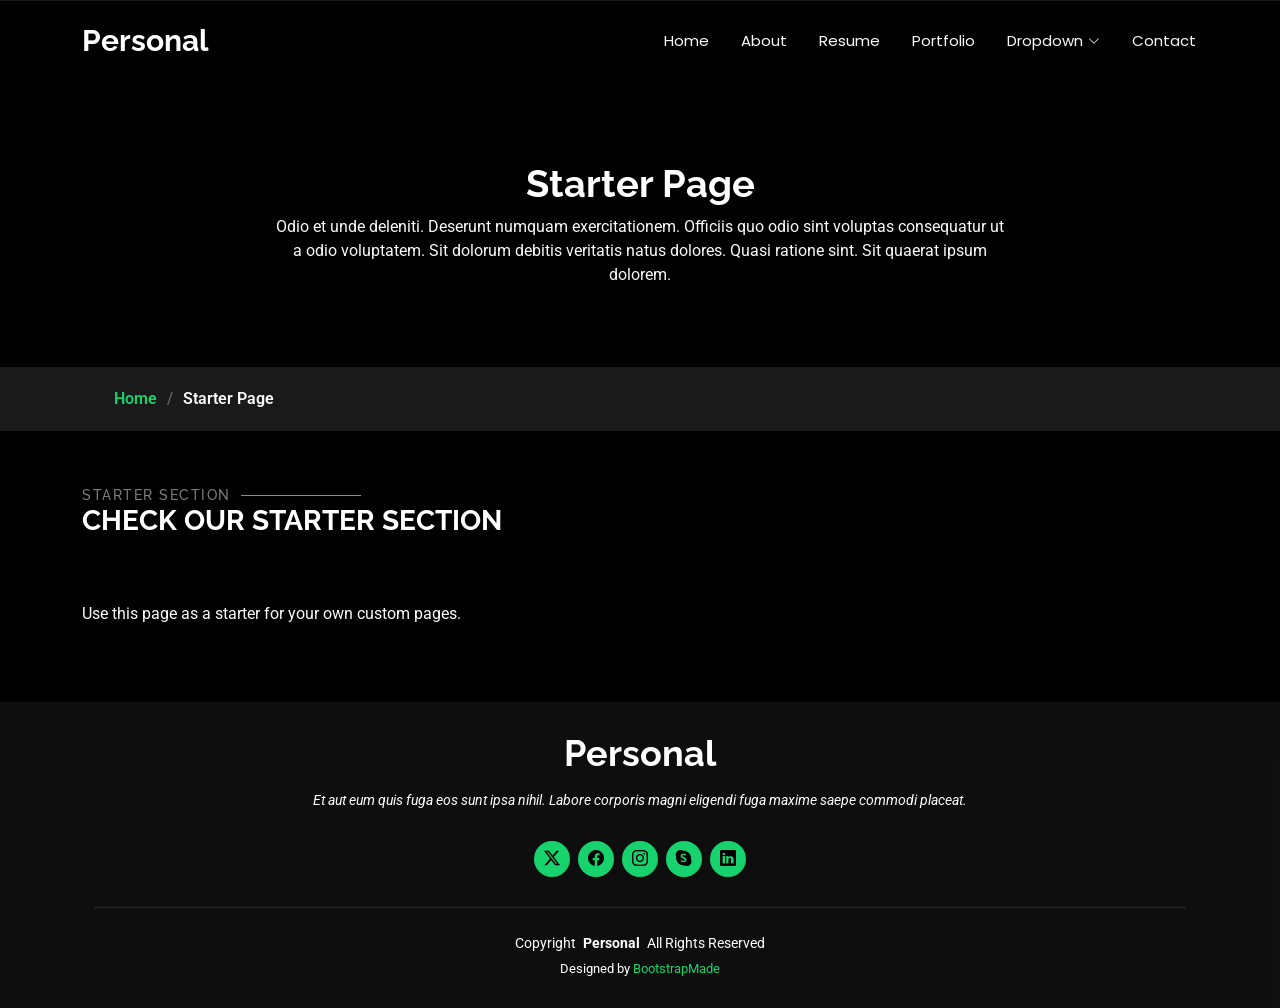
<file: starter-page.html>
<!DOCTYPE html>
<html lang="en">

<head>
  <meta charset="utf-8">
  <meta content="width=device-width, initial-scale=1.0" name="viewport">
  <title>Starter Page - Personal Bootstrap Template</title>
  <meta name="description" content="">
  <meta name="keywords" content="">

  <!-- Favicons -->
  <link href="assets/img/favicon.png" rel="icon">
  <link href="assets/img/apple-touch-icon.png" rel="apple-touch-icon">

  <!-- Fonts -->
  <link href="https://fonts.googleapis.com" rel="preconnect">
  <link href="https://fonts.gstatic.com" rel="preconnect" crossorigin>
  <link href="https://fonts.googleapis.com/css2?family=Roboto:ital,wght@0,100;0,300;0,400;0,500;0,700;0,900;1,100;1,300;1,400;1,500;1,700;1,900&family=Poppins:ital,wght@0,100;0,200;0,300;0,400;0,500;0,600;0,700;0,800;0,900;1,100;1,200;1,300;1,400;1,500;1,600;1,700;1,800;1,900&family=Raleway:ital,wght@0,100;0,200;0,300;0,400;0,500;0,600;0,700;0,800;0,900;1,100;1,200;1,300;1,400;1,500;1,600;1,700;1,800;1,900&display=swap" rel="stylesheet">

  <!-- Vendor CSS Files -->
  <link href="assets/vendor/bootstrap/css/bootstrap.min.css" rel="stylesheet">
  <link href="assets/vendor/bootstrap-icons/bootstrap-icons.css" rel="stylesheet">
  <link href="assets/vendor/aos/aos.css" rel="stylesheet">
  <link href="assets/vendor/swiper/swiper-bundle.min.css" rel="stylesheet">
  <link href="assets/vendor/glightbox/css/glightbox.min.css" rel="stylesheet">

  <!-- Main CSS File -->
  <link href="assets/css/main.css" rel="stylesheet">

  <!-- =======================================================
  * Template Name: Personal
  * Template URL: https://bootstrapmade.com/personal-free-resume-bootstrap-template/
  * Updated: Nov 04 2024 with Bootstrap v5.3.3
  * Author: BootstrapMade.com
  * License: https://bootstrapmade.com/license/
  ======================================================== -->
</head>

<body class="starter-page-page">

  <header id="header" class="header d-flex align-items-center fixed-top">
    <div class="container-fluid container-xl position-relative d-flex align-items-center justify-content-between">

      <a href="index.html" class="logo d-flex align-items-center">
        <!-- Uncomment the line below if you also wish to use an image logo -->
        <!-- <img src="assets/img/logo.png" alt=""> -->
        <h1 class="sitename">Personal</h1>
      </a>

      <nav id="navmenu" class="navmenu">
        <ul>
          <li><a href="index.html">Home</a></li>
          <li><a href="about.html">About</a></li>
          <li><a href="resume.html">Resume</a></li>
          <li><a href="portfolio.html">Portfolio</a></li>
          <li class="dropdown"><a href="#"><span>Dropdown</span> <i class="bi bi-chevron-down toggle-dropdown"></i></a>
            <ul>
              <li><a href="#">Dropdown 1</a></li>
              <li class="dropdown"><a href="#"><span>Deep Dropdown</span> <i class="bi bi-chevron-down toggle-dropdown"></i></a>
                <ul>
                  <li><a href="#">Deep Dropdown 1</a></li>
                  <li><a href="#">Deep Dropdown 2</a></li>
                  <li><a href="#">Deep Dropdown 3</a></li>
                  <li><a href="#">Deep Dropdown 4</a></li>
                  <li><a href="#">Deep Dropdown 5</a></li>
                </ul>
              </li>
              <li><a href="#">Dropdown 2</a></li>
              <li><a href="#">Dropdown 3</a></li>
              <li><a href="#">Dropdown 4</a></li>
            </ul>
          </li>
          <li><a href="contact.html">Contact</a></li>
        </ul>
        <i class="mobile-nav-toggle d-xl-none bi bi-list"></i>
      </nav>

    </div>
  </header>

  <main class="main">

    <!-- Page Title -->
    <div class="page-title" data-aos="fade">
      <div class="heading">
        <div class="container">
          <div class="row d-flex justify-content-center text-center">
            <div class="col-lg-8">
              <h1>Starter Page</h1>
              <p class="mb-0">Odio et unde deleniti. Deserunt numquam exercitationem. Officiis quo odio sint voluptas consequatur ut a odio voluptatem. Sit dolorum debitis veritatis natus dolores. Quasi ratione sint. Sit quaerat ipsum dolorem.</p>
            </div>
          </div>
        </div>
      </div>
      <nav class="breadcrumbs">
        <div class="container">
          <ol>
            <li><a href="index.html">Home</a></li>
            <li class="current">Starter Page</li>
          </ol>
        </div>
      </nav>
    </div><!-- End Page Title -->

    <!-- Starter Section Section -->
    <section id="starter-section" class="starter-section section">

      <!-- Section Title -->
      <div class="container section-title" data-aos="fade-up">
        <h2>Starter Section</h2>
        <div><span>Check Our</span> <span class="description-title">Starter Section</span></div>
      </div><!-- End Section Title -->

      <div class="container" data-aos="fade-up">
        <p>Use this page as a starter for your own custom pages.</p>
      </div>

    </section><!-- /Starter Section Section -->

  </main>

  <footer id="footer" class="footer dark-background">
    <div class="container">
      <h3 class="sitename">Personal</h3>
      <p>Et aut eum quis fuga eos sunt ipsa nihil. Labore corporis magni eligendi fuga maxime saepe commodi placeat.</p>
      <div class="social-links d-flex justify-content-center">
        <a href=""><i class="bi bi-twitter-x"></i></a>
        <a href=""><i class="bi bi-facebook"></i></a>
        <a href=""><i class="bi bi-instagram"></i></a>
        <a href=""><i class="bi bi-skype"></i></a>
        <a href=""><i class="bi bi-linkedin"></i></a>
      </div>
      <div class="container">
        <div class="copyright">
          <span>Copyright</span> <strong class="px-1 sitename">Personal</strong> <span>All Rights Reserved</span>
        </div>
        <div class="credits">
          <!-- All the links in the footer should remain intact. -->
          <!-- You can delete the links only if you've purchased the pro version. -->
          <!-- Licensing information: https://bootstrapmade.com/license/ -->
          <!-- Purchase the pro version with working PHP/AJAX contact form: [buy-url] -->
          Designed by <a href="https://bootstrapmade.com/">BootstrapMade</a>
        </div>
      </div>
    </div>
  </footer>

  <!-- Scroll Top -->
  <a href="#" id="scroll-top" class="scroll-top d-flex align-items-center justify-content-center"><i class="bi bi-arrow-up-short"></i></a>

  <!-- Preloader -->
  <div id="preloader"></div>

  <!-- Vendor JS Files -->
  <script src="assets/vendor/bootstrap/js/bootstrap.bundle.min.js"></script>
  <script src="assets/vendor/php-email-form/validate.js"></script>
  <script src="assets/vendor/aos/aos.js"></script>
  <script src="assets/vendor/typed.js/typed.umd.js"></script>
  <script src="assets/vendor/purecounter/purecounter_vanilla.js"></script>
  <script src="assets/vendor/waypoints/noframework.waypoints.js"></script>
  <script src="assets/vendor/swiper/swiper-bundle.min.js"></script>
  <script src="assets/vendor/glightbox/js/glightbox.min.js"></script>
  <script src="assets/vendor/imagesloaded/imagesloaded.pkgd.min.js"></script>
  <script src="assets/vendor/isotope-layout/isotope.pkgd.min.js"></script>

  <!-- Main JS File -->
  <script src="assets/js/main.js"></script>

</body>

</html>
</file>
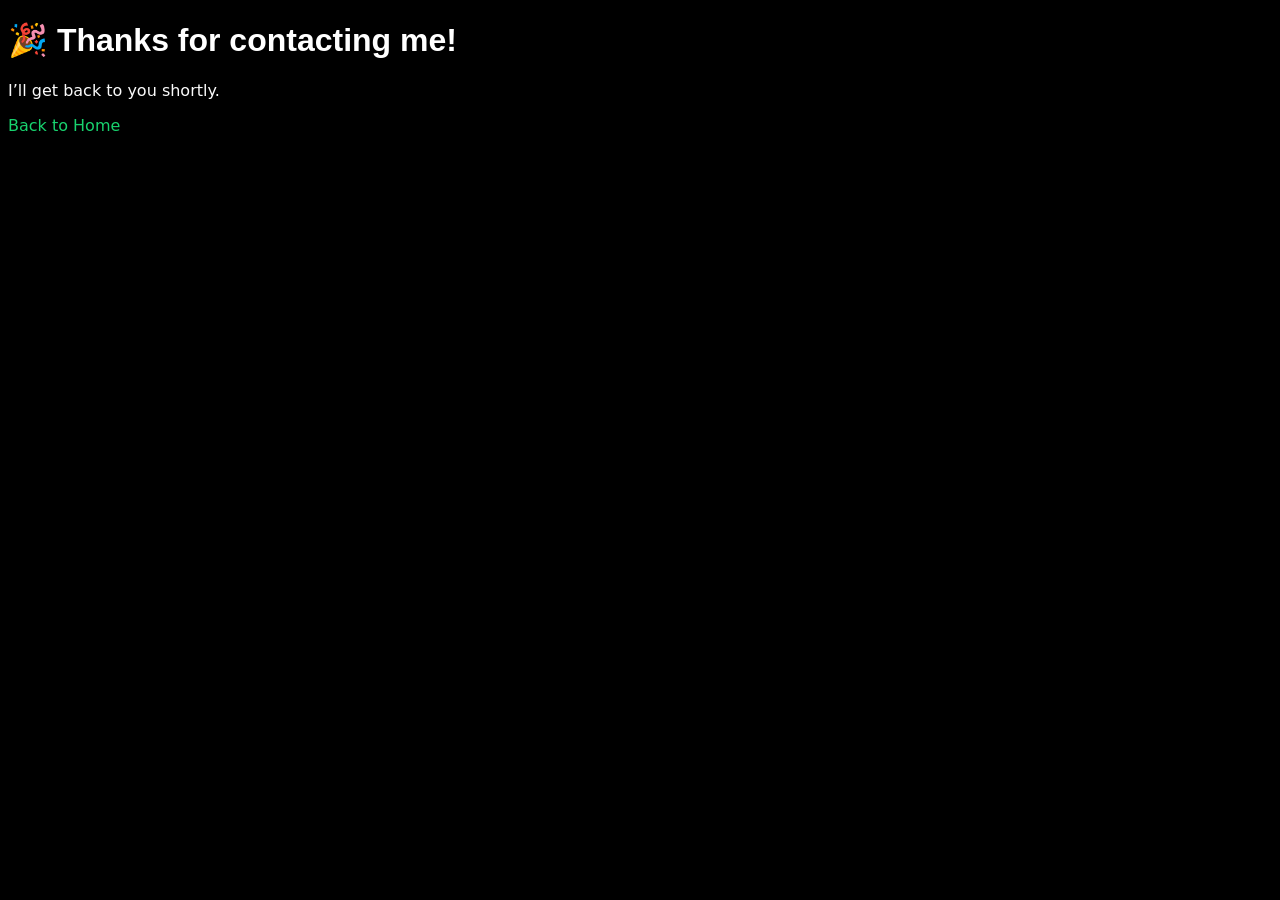
<file: thanks.html>
<!DOCTYPE html>
<html lang="en">
<head>
  <meta charset="UTF-8">
  <title>Thanks!</title>
  <link href="assets/css/main.css" rel="stylesheet">
</head>
<body>
  <div class="container text-center mt-5">
    <h1>🎉 Thanks for contacting me!</h1>
    <p>I’ll get back to you shortly.</p>
    <a href="index.html" class="btn btn-primary mt-3">Back to Home</a>
  </div>
</body>
</html>
</file>
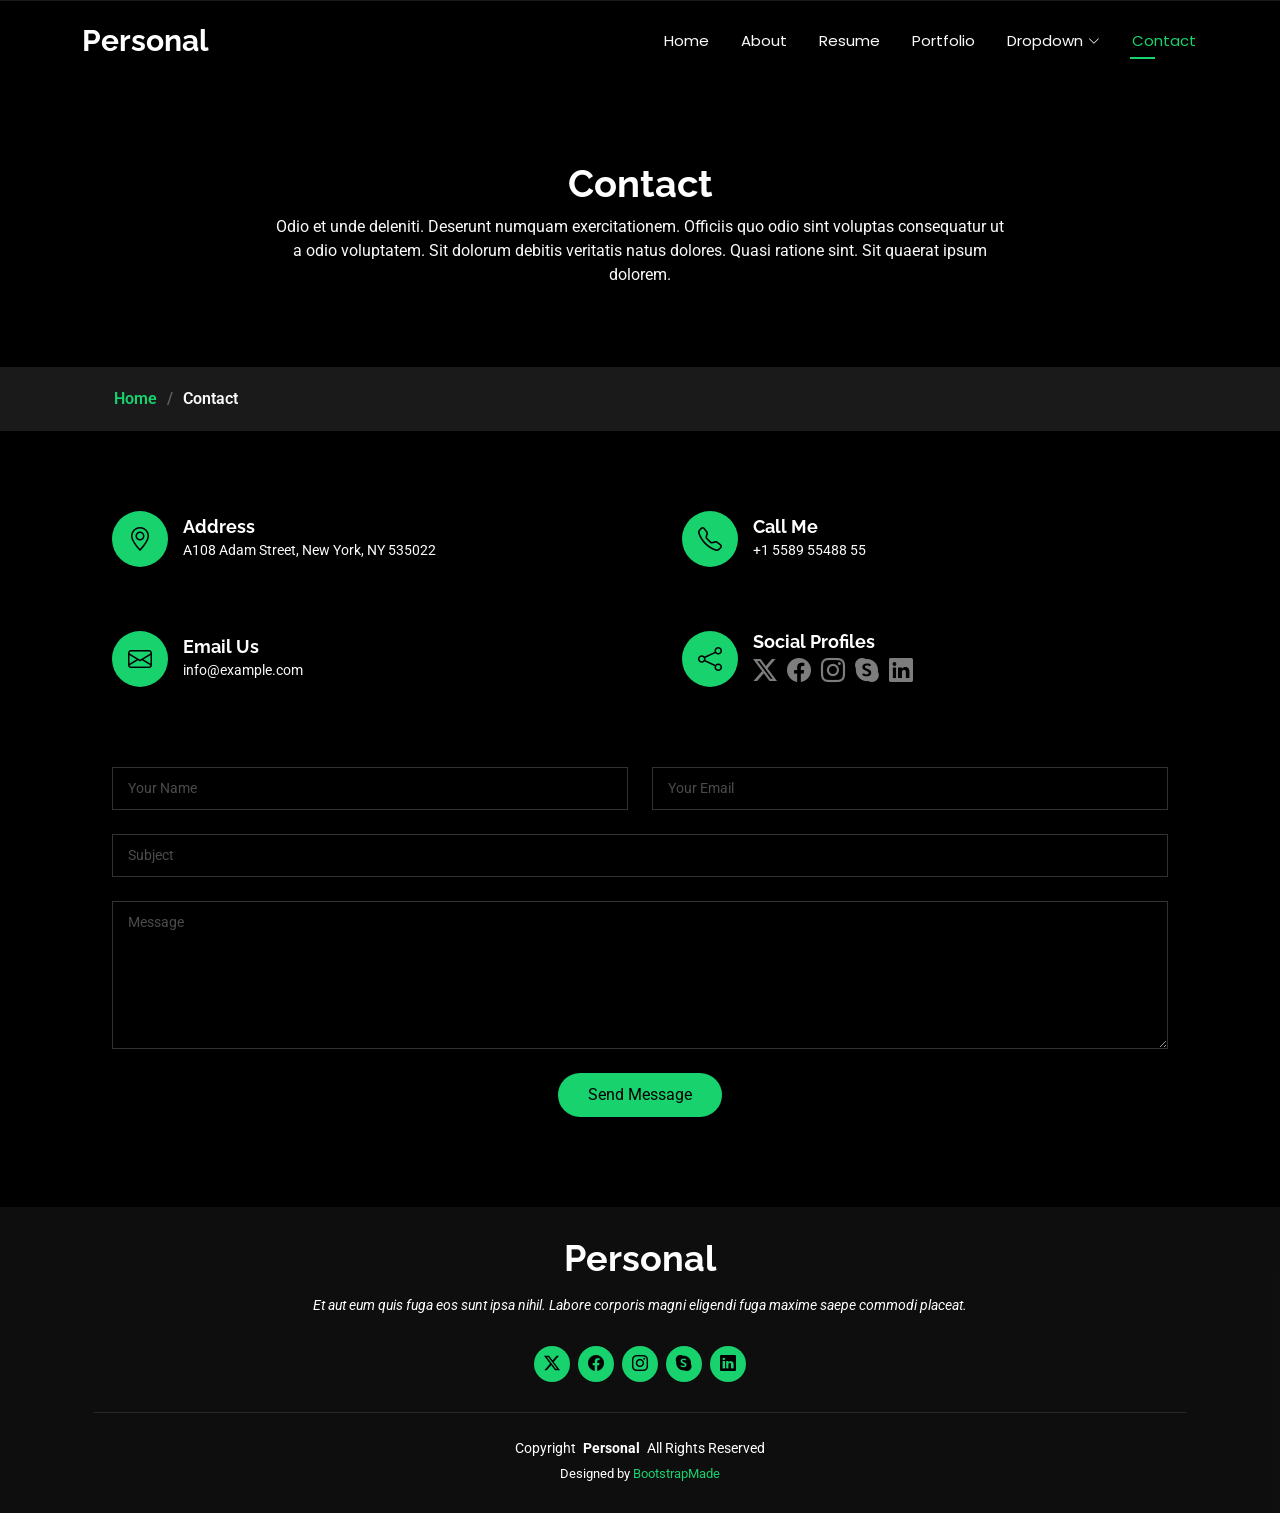
<file: root/contact.html>
<!DOCTYPE html>
<html lang="en">

<head>
  <meta charset="utf-8">
  <meta content="width=device-width, initial-scale=1.0" name="viewport">
  <title>Contact - Personal Bootstrap Template</title>
  <meta name="description" content="">
  <meta name="keywords" content="">

  <!-- Favicons -->
  <link href="assets/img/favicon.png" rel="icon">
  <link href="assets/img/apple-touch-icon.png" rel="apple-touch-icon">

  <!-- Fonts -->
  <link href="https://fonts.googleapis.com" rel="preconnect">
  <link href="https://fonts.gstatic.com" rel="preconnect" crossorigin>
  <link href="https://fonts.googleapis.com/css2?family=Roboto:ital,wght@0,100;0,300;0,400;0,500;0,700;0,900;1,100;1,300;1,400;1,500;1,700;1,900&family=Poppins:ital,wght@0,100;0,200;0,300;0,400;0,500;0,600;0,700;0,800;0,900;1,100;1,200;1,300;1,400;1,500;1,600;1,700;1,800;1,900&family=Raleway:ital,wght@0,100;0,200;0,300;0,400;0,500;0,600;0,700;0,800;0,900;1,100;1,200;1,300;1,400;1,500;1,600;1,700;1,800;1,900&display=swap" rel="stylesheet">

  <!-- Vendor CSS Files -->
  <link href="assets/vendor/bootstrap/css/bootstrap.min.css" rel="stylesheet">
  <link href="assets/vendor/bootstrap-icons/bootstrap-icons.css" rel="stylesheet">
  <link href="assets/vendor/aos/aos.css" rel="stylesheet">
  <link href="assets/vendor/swiper/swiper-bundle.min.css" rel="stylesheet">
  <link href="assets/vendor/glightbox/css/glightbox.min.css" rel="stylesheet">

  <!-- Main CSS File -->
  <link href="assets/css/main.css" rel="stylesheet">

  <!-- =======================================================
  * Template Name: Personal
  * Template URL: https://bootstrapmade.com/personal-free-resume-bootstrap-template/
  * Updated: Nov 04 2024 with Bootstrap v5.3.3
  * Author: BootstrapMade.com
  * License: https://bootstrapmade.com/license/
  ======================================================== -->
</head>

<body class="contact-page">

  <header id="header" class="header d-flex align-items-center fixed-top">
    <div class="container-fluid container-xl position-relative d-flex align-items-center justify-content-between">

      <a href="index.html" class="logo d-flex align-items-center">
        <!-- Uncomment the line below if you also wish to use an image logo -->
        <!-- <img src="assets/img/logo.png" alt=""> -->
        <h1 class="sitename">Personal</h1>
      </a>

      <nav id="navmenu" class="navmenu">
        <ul>
          <li><a href="index.html">Home</a></li>
          <li><a href="about.html">About</a></li>
          <li><a href="resume.html">Resume</a></li>
          <li><a href="portfolio.html">Portfolio</a></li>
          <li class="dropdown"><a href="#"><span>Dropdown</span> <i class="bi bi-chevron-down toggle-dropdown"></i></a>
            <ul>
              <li><a href="#">Dropdown 1</a></li>
              <li class="dropdown"><a href="#"><span>Deep Dropdown</span> <i class="bi bi-chevron-down toggle-dropdown"></i></a>
                <ul>
                  <li><a href="#">Deep Dropdown 1</a></li>
                  <li><a href="#">Deep Dropdown 2</a></li>
                  <li><a href="#">Deep Dropdown 3</a></li>
                  <li><a href="#">Deep Dropdown 4</a></li>
                  <li><a href="#">Deep Dropdown 5</a></li>
                </ul>
              </li>
              <li><a href="#">Dropdown 2</a></li>
              <li><a href="#">Dropdown 3</a></li>
              <li><a href="#">Dropdown 4</a></li>
            </ul>
          </li>
          <li><a href="contact.html" class="active">Contact</a></li>
        </ul>
        <i class="mobile-nav-toggle d-xl-none bi bi-list"></i>
      </nav>

    </div>
  </header>

  <main class="main">

    <!-- Page Title -->
    <div class="page-title" data-aos="fade">
      <div class="heading">
        <div class="container">
          <div class="row d-flex justify-content-center text-center">
            <div class="col-lg-8">
              <h1>Contact</h1>
              <p class="mb-0">Odio et unde deleniti. Deserunt numquam exercitationem. Officiis quo odio sint voluptas consequatur ut a odio voluptatem. Sit dolorum debitis veritatis natus dolores. Quasi ratione sint. Sit quaerat ipsum dolorem.</p>
            </div>
          </div>
        </div>
      </div>
      <nav class="breadcrumbs">
        <div class="container">
          <ol>
            <li><a href="index.html">Home</a></li>
            <li class="current">Contact</li>
          </ol>
        </div>
      </nav>
    </div><!-- End Page Title -->

    <!-- Contact Section -->
    <section id="contact" class="contact section">

      <div class="container" data-aos="fade-up" data-aos-delay="100">

        <div class="row gy-4">

          <div class="col-md-6">
            <div class="info-item d-flex align-items-center" data-aos="fade-up" data-aos-delay="200">
              <i class="icon bi bi-geo-alt flex-shrink-0"></i>
              <div>
                <h3>Address</h3>
                <p>A108 Adam Street, New York, NY 535022</p>
              </div>
            </div>
          </div><!-- End Info Item -->

          <div class="col-md-6">
            <div class="info-item d-flex align-items-center" data-aos="fade-up" data-aos-delay="300">
              <i class="icon bi bi-telephone flex-shrink-0"></i>
              <div>
                <h3>Call Me</h3>
                <p>+1 5589 55488 55</p>
              </div>
            </div>
          </div><!-- End Info Item -->

          <div class="col-md-6">
            <div class="info-item d-flex align-items-center" data-aos="fade-up" data-aos-delay="400">
              <i class="icon bi bi-envelope flex-shrink-0"></i>
              <div>
                <h3>Email Us</h3>
                <p>info@example.com</p>
              </div>
            </div>
          </div><!-- End Info Item -->

          <div class="col-md-6">
            <div class="info-item d-flex align-items-center" data-aos="fade-up" data-aos-delay="500">
              <i class="icon bi bi-share flex-shrink-0"></i>
              <div>
                <h3>Social Profiles</h3>
                <div class="social-links">
                  <a href="#"><i class="bi bi-twitter-x"></i></a>
                  <a href="#"><i class="bi bi-facebook"></i></a>
                  <a href="#"><i class="bi bi-instagram"></i></a>
                  <a href="#"><i class="bi bi-skype"></i></a>
                  <a href="#"><i class="bi bi-linkedin"></i></a>
                </div>
              </div>
            </div>
          </div><!-- End Info Item -->

        </div>

        <form action="forms/contact.php" method="post" class="php-email-form" data-aos="fade-up" data-aos-delay="600">
          <div class="row gy-4">

            <div class="col-md-6">
              <input type="text" name="name" class="form-control" placeholder="Your Name" required="">
            </div>

            <div class="col-md-6 ">
              <input type="email" class="form-control" name="email" placeholder="Your Email" required="">
            </div>

            <div class="col-md-12">
              <input type="text" class="form-control" name="subject" placeholder="Subject" required="">
            </div>

            <div class="col-md-12">
              <textarea class="form-control" name="message" rows="6" placeholder="Message" required=""></textarea>
            </div>

            <div class="col-md-12 text-center">
              <div class="loading">Loading</div>
              <div class="error-message"></div>
              <div class="sent-message">Your message has been sent. Thank you!</div>

              <button type="submit">Send Message</button>
            </div>

          </div>
        </form><!-- End Contact Form -->

      </div>

    </section><!-- /Contact Section -->

  </main>

  <footer id="footer" class="footer dark-background">
    <div class="container">
      <h3 class="sitename">Personal</h3>
      <p>Et aut eum quis fuga eos sunt ipsa nihil. Labore corporis magni eligendi fuga maxime saepe commodi placeat.</p>
      <div class="social-links d-flex justify-content-center">
        <a href=""><i class="bi bi-twitter-x"></i></a>
        <a href=""><i class="bi bi-facebook"></i></a>
        <a href=""><i class="bi bi-instagram"></i></a>
        <a href=""><i class="bi bi-skype"></i></a>
        <a href=""><i class="bi bi-linkedin"></i></a>
      </div>
      <div class="container">
        <div class="copyright">
          <span>Copyright</span> <strong class="px-1 sitename">Personal</strong> <span>All Rights Reserved</span>
        </div>
        <div class="credits">
          <!-- All the links in the footer should remain intact. -->
          <!-- You can delete the links only if you've purchased the pro version. -->
          <!-- Licensing information: https://bootstrapmade.com/license/ -->
          <!-- Purchase the pro version with working PHP/AJAX contact form: [buy-url] -->
          Designed by <a href="https://bootstrapmade.com/">BootstrapMade</a>
        </div>
      </div>
    </div>
  </footer>

  <!-- Scroll Top -->
  <a href="#" id="scroll-top" class="scroll-top d-flex align-items-center justify-content-center"><i class="bi bi-arrow-up-short"></i></a>

  <!-- Preloader -->
  <div id="preloader"></div>

  <!-- Vendor JS Files -->
  <script src="assets/vendor/bootstrap/js/bootstrap.bundle.min.js"></script>
  <script src="assets/vendor/php-email-form/validate.js"></script>
  <script src="assets/vendor/aos/aos.js"></script>
  <script src="assets/vendor/typed.js/typed.umd.js"></script>
  <script src="assets/vendor/purecounter/purecounter_vanilla.js"></script>
  <script src="assets/vendor/waypoints/noframework.waypoints.js"></script>
  <script src="assets/vendor/swiper/swiper-bundle.min.js"></script>
  <script src="assets/vendor/glightbox/js/glightbox.min.js"></script>
  <script src="assets/vendor/imagesloaded/imagesloaded.pkgd.min.js"></script>
  <script src="assets/vendor/isotope-layout/isotope.pkgd.min.js"></script>

  <!-- Main JS File -->
  <script src="assets/js/main.js"></script>

</body>

</html>
</file>
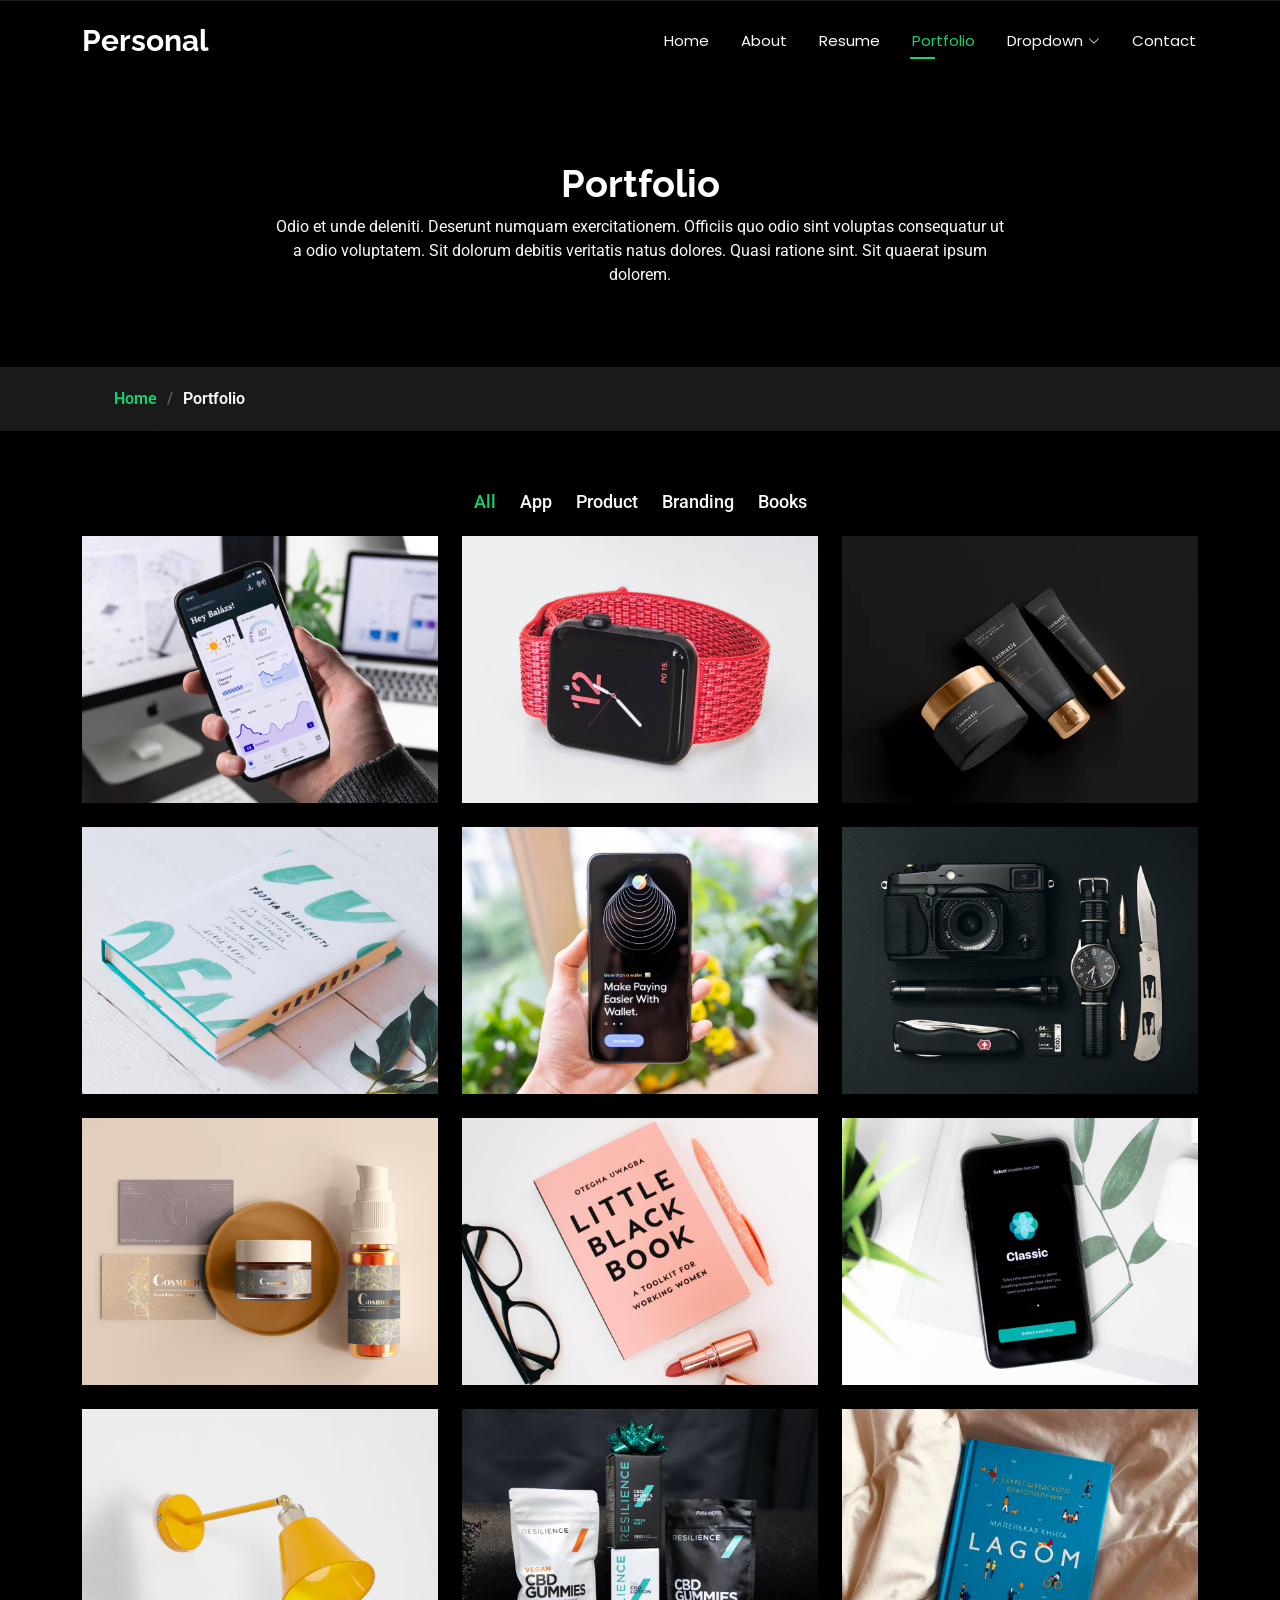
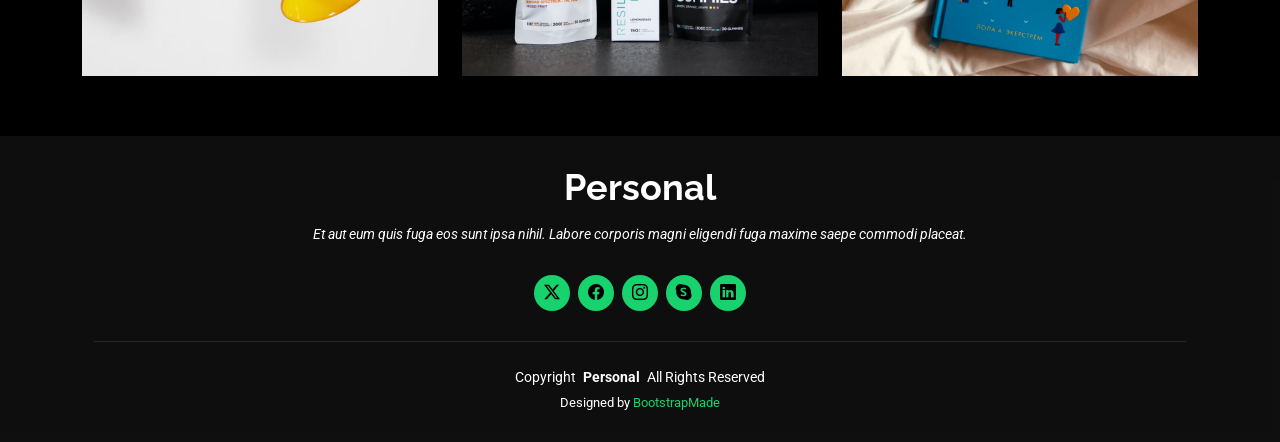
<file: root/portfolio.html>
<!DOCTYPE html>
<html lang="en">

<head>
  <meta charset="utf-8">
  <meta content="width=device-width, initial-scale=1.0" name="viewport">
  <title>Portfolio - Personal Bootstrap Template</title>
  <meta name="description" content="">
  <meta name="keywords" content="">

  <!-- Favicons -->
  <link href="assets/img/favicon.png" rel="icon">
  <link href="assets/img/apple-touch-icon.png" rel="apple-touch-icon">

  <!-- Fonts -->
  <link href="https://fonts.googleapis.com" rel="preconnect">
  <link href="https://fonts.gstatic.com" rel="preconnect" crossorigin>
  <link href="https://fonts.googleapis.com/css2?family=Roboto:ital,wght@0,100;0,300;0,400;0,500;0,700;0,900;1,100;1,300;1,400;1,500;1,700;1,900&family=Poppins:ital,wght@0,100;0,200;0,300;0,400;0,500;0,600;0,700;0,800;0,900;1,100;1,200;1,300;1,400;1,500;1,600;1,700;1,800;1,900&family=Raleway:ital,wght@0,100;0,200;0,300;0,400;0,500;0,600;0,700;0,800;0,900;1,100;1,200;1,300;1,400;1,500;1,600;1,700;1,800;1,900&display=swap" rel="stylesheet">

  <!-- Vendor CSS Files -->
  <link href="assets/vendor/bootstrap/css/bootstrap.min.css" rel="stylesheet">
  <link href="assets/vendor/bootstrap-icons/bootstrap-icons.css" rel="stylesheet">
  <link href="assets/vendor/aos/aos.css" rel="stylesheet">
  <link href="assets/vendor/swiper/swiper-bundle.min.css" rel="stylesheet">
  <link href="assets/vendor/glightbox/css/glightbox.min.css" rel="stylesheet">

  <!-- Main CSS File -->
  <link href="assets/css/main.css" rel="stylesheet">

  <!-- =======================================================
  * Template Name: Personal
  * Template URL: https://bootstrapmade.com/personal-free-resume-bootstrap-template/
  * Updated: Nov 04 2024 with Bootstrap v5.3.3
  * Author: BootstrapMade.com
  * License: https://bootstrapmade.com/license/
  ======================================================== -->
</head>

<body class="portfolio-page">

  <header id="header" class="header d-flex align-items-center fixed-top">
    <div class="container-fluid container-xl position-relative d-flex align-items-center justify-content-between">

      <a href="index.html" class="logo d-flex align-items-center">
        <!-- Uncomment the line below if you also wish to use an image logo -->
        <!-- <img src="assets/img/logo.png" alt=""> -->
        <h1 class="sitename">Personal</h1>
      </a>

      <nav id="navmenu" class="navmenu">
        <ul>
          <li><a href="index.html">Home</a></li>
          <li><a href="about.html">About</a></li>
          <li><a href="resume.html">Resume</a></li>
          <li><a href="portfolio.html" class="active">Portfolio</a></li>
          <li class="dropdown"><a href="#"><span>Dropdown</span> <i class="bi bi-chevron-down toggle-dropdown"></i></a>
            <ul>
              <li><a href="#">Dropdown 1</a></li>
              <li class="dropdown"><a href="#"><span>Deep Dropdown</span> <i class="bi bi-chevron-down toggle-dropdown"></i></a>
                <ul>
                  <li><a href="#">Deep Dropdown 1</a></li>
                  <li><a href="#">Deep Dropdown 2</a></li>
                  <li><a href="#">Deep Dropdown 3</a></li>
                  <li><a href="#">Deep Dropdown 4</a></li>
                  <li><a href="#">Deep Dropdown 5</a></li>
                </ul>
              </li>
              <li><a href="#">Dropdown 2</a></li>
              <li><a href="#">Dropdown 3</a></li>
              <li><a href="#">Dropdown 4</a></li>
            </ul>
          </li>
          <li><a href="contact.html">Contact</a></li>
        </ul>
        <i class="mobile-nav-toggle d-xl-none bi bi-list"></i>
      </nav>

    </div>
  </header>

  <main class="main">

    <!-- Page Title -->
    <div class="page-title" data-aos="fade">
      <div class="heading">
        <div class="container">
          <div class="row d-flex justify-content-center text-center">
            <div class="col-lg-8">
              <h1>Portfolio</h1>
              <p class="mb-0">Odio et unde deleniti. Deserunt numquam exercitationem. Officiis quo odio sint voluptas consequatur ut a odio voluptatem. Sit dolorum debitis veritatis natus dolores. Quasi ratione sint. Sit quaerat ipsum dolorem.</p>
            </div>
          </div>
        </div>
      </div>
      <nav class="breadcrumbs">
        <div class="container">
          <ol>
            <li><a href="index.html">Home</a></li>
            <li class="current">Portfolio</li>
          </ol>
        </div>
      </nav>
    </div><!-- End Page Title -->

    <!-- Portfolio Section -->
    <section id="portfolio" class="portfolio section">

      <div class="container">

        <div class="isotope-layout" data-default-filter="*" data-layout="masonry" data-sort="original-order">

          <ul class="portfolio-filters isotope-filters" data-aos="fade-up" data-aos-delay="100">
            <li data-filter="*" class="filter-active">All</li>
            <li data-filter=".filter-app">App</li>
            <li data-filter=".filter-product">Product</li>
            <li data-filter=".filter-branding">Branding</li>
            <li data-filter=".filter-books">Books</li>
          </ul><!-- End Portfolio Filters -->

          <div class="row gy-4 isotope-container" data-aos="fade-up" data-aos-delay="200">

            <div class="col-lg-4 col-md-6 portfolio-item isotope-item filter-app">
              <div class="portfolio-content h-100">
                <img src="assets/img/portfolio/app-1.jpg" class="img-fluid" alt="">
                <div class="portfolio-info">
                  <h4>App 1</h4>
                  <p>Lorem ipsum, dolor sit amet consectetur</p>
                  <a href="assets/img/portfolio/app-1.jpg" title="App 1" data-gallery="portfolio-gallery-app" class="glightbox preview-link"><i class="bi bi-zoom-in"></i></a>
                  <a href="portfolio-details.html" title="More Details" class="details-link"><i class="bi bi-link-45deg"></i></a>
                </div>
              </div>
            </div><!-- End Portfolio Item -->

            <div class="col-lg-4 col-md-6 portfolio-item isotope-item filter-product">
              <div class="portfolio-content h-100">
                <img src="assets/img/portfolio/product-1.jpg" class="img-fluid" alt="">
                <div class="portfolio-info">
                  <h4>Product 1</h4>
                  <p>Lorem ipsum, dolor sit amet consectetur</p>
                  <a href="assets/img/portfolio/product-1.jpg" title="Product 1" data-gallery="portfolio-gallery-product" class="glightbox preview-link"><i class="bi bi-zoom-in"></i></a>
                  <a href="portfolio-details.html" title="More Details" class="details-link"><i class="bi bi-link-45deg"></i></a>
                </div>
              </div>
            </div><!-- End Portfolio Item -->

            <div class="col-lg-4 col-md-6 portfolio-item isotope-item filter-branding">
              <div class="portfolio-content h-100">
                <img src="assets/img/portfolio/branding-1.jpg" class="img-fluid" alt="">
                <div class="portfolio-info">
                  <h4>Branding 1</h4>
                  <p>Lorem ipsum, dolor sit amet consectetur</p>
                  <a href="assets/img/portfolio/branding-1.jpg" title="Branding 1" data-gallery="portfolio-gallery-branding" class="glightbox preview-link"><i class="bi bi-zoom-in"></i></a>
                  <a href="portfolio-details.html" title="More Details" class="details-link"><i class="bi bi-link-45deg"></i></a>
                </div>
              </div>
            </div><!-- End Portfolio Item -->

            <div class="col-lg-4 col-md-6 portfolio-item isotope-item filter-books">
              <div class="portfolio-content h-100">
                <img src="assets/img/portfolio/books-1.jpg" class="img-fluid" alt="">
                <div class="portfolio-info">
                  <h4>Books 1</h4>
                  <p>Lorem ipsum, dolor sit amet consectetur</p>
                  <a href="assets/img/portfolio/books-1.jpg" title="Branding 1" data-gallery="portfolio-gallery-book" class="glightbox preview-link"><i class="bi bi-zoom-in"></i></a>
                  <a href="portfolio-details.html" title="More Details" class="details-link"><i class="bi bi-link-45deg"></i></a>
                </div>
              </div>
            </div><!-- End Portfolio Item -->

            <div class="col-lg-4 col-md-6 portfolio-item isotope-item filter-app">
              <div class="portfolio-content h-100">
                <img src="assets/img/portfolio/app-2.jpg" class="img-fluid" alt="">
                <div class="portfolio-info">
                  <h4>App 2</h4>
                  <p>Lorem ipsum, dolor sit amet consectetur</p>
                  <a href="assets/img/portfolio/app-2.jpg" title="App 2" data-gallery="portfolio-gallery-app" class="glightbox preview-link"><i class="bi bi-zoom-in"></i></a>
                  <a href="portfolio-details.html" title="More Details" class="details-link"><i class="bi bi-link-45deg"></i></a>
                </div>
              </div>
            </div><!-- End Portfolio Item -->

            <div class="col-lg-4 col-md-6 portfolio-item isotope-item filter-product">
              <div class="portfolio-content h-100">
                <img src="assets/img/portfolio/product-2.jpg" class="img-fluid" alt="">
                <div class="portfolio-info">
                  <h4>Product 2</h4>
                  <p>Lorem ipsum, dolor sit amet consectetur</p>
                  <a href="assets/img/portfolio/product-2.jpg" title="Product 2" data-gallery="portfolio-gallery-product" class="glightbox preview-link"><i class="bi bi-zoom-in"></i></a>
                  <a href="portfolio-details.html" title="More Details" class="details-link"><i class="bi bi-link-45deg"></i></a>
                </div>
              </div>
            </div><!-- End Portfolio Item -->

            <div class="col-lg-4 col-md-6 portfolio-item isotope-item filter-branding">
              <div class="portfolio-content h-100">
                <img src="assets/img/portfolio/branding-2.jpg" class="img-fluid" alt="">
                <div class="portfolio-info">
                  <h4>Branding 2</h4>
                  <p>Lorem ipsum, dolor sit amet consectetur</p>
                  <a href="assets/img/portfolio/branding-2.jpg" title="Branding 2" data-gallery="portfolio-gallery-branding" class="glightbox preview-link"><i class="bi bi-zoom-in"></i></a>
                  <a href="portfolio-details.html" title="More Details" class="details-link"><i class="bi bi-link-45deg"></i></a>
                </div>
              </div>
            </div><!-- End Portfolio Item -->

            <div class="col-lg-4 col-md-6 portfolio-item isotope-item filter-books">
              <div class="portfolio-content h-100">
                <img src="assets/img/portfolio/books-2.jpg" class="img-fluid" alt="">
                <div class="portfolio-info">
                  <h4>Books 2</h4>
                  <p>Lorem ipsum, dolor sit amet consectetur</p>
                  <a href="assets/img/portfolio/books-2.jpg" title="Branding 2" data-gallery="portfolio-gallery-book" class="glightbox preview-link"><i class="bi bi-zoom-in"></i></a>
                  <a href="portfolio-details.html" title="More Details" class="details-link"><i class="bi bi-link-45deg"></i></a>
                </div>
              </div>
            </div><!-- End Portfolio Item -->

            <div class="col-lg-4 col-md-6 portfolio-item isotope-item filter-app">
              <div class="portfolio-content h-100">
                <img src="assets/img/portfolio/app-3.jpg" class="img-fluid" alt="">
                <div class="portfolio-info">
                  <h4>App 3</h4>
                  <p>Lorem ipsum, dolor sit amet consectetur</p>
                  <a href="assets/img/portfolio/app-3.jpg" title="App 3" data-gallery="portfolio-gallery-app" class="glightbox preview-link"><i class="bi bi-zoom-in"></i></a>
                  <a href="portfolio-details.html" title="More Details" class="details-link"><i class="bi bi-link-45deg"></i></a>
                </div>
              </div>
            </div><!-- End Portfolio Item -->

            <div class="col-lg-4 col-md-6 portfolio-item isotope-item filter-product">
              <div class="portfolio-content h-100">
                <img src="assets/img/portfolio/product-3.jpg" class="img-fluid" alt="">
                <div class="portfolio-info">
                  <h4>Product 3</h4>
                  <p>Lorem ipsum, dolor sit amet consectetur</p>
                  <a href="assets/img/portfolio/product-3.jpg" title="Product 3" data-gallery="portfolio-gallery-product" class="glightbox preview-link"><i class="bi bi-zoom-in"></i></a>
                  <a href="portfolio-details.html" title="More Details" class="details-link"><i class="bi bi-link-45deg"></i></a>
                </div>
              </div>
            </div><!-- End Portfolio Item -->

            <div class="col-lg-4 col-md-6 portfolio-item isotope-item filter-branding">
              <div class="portfolio-content h-100">
                <img src="assets/img/portfolio/branding-3.jpg" class="img-fluid" alt="">
                <div class="portfolio-info">
                  <h4>Branding 3</h4>
                  <p>Lorem ipsum, dolor sit amet consectetur</p>
                  <a href="assets/img/portfolio/branding-3.jpg" title="Branding 2" data-gallery="portfolio-gallery-branding" class="glightbox preview-link"><i class="bi bi-zoom-in"></i></a>
                  <a href="portfolio-details.html" title="More Details" class="details-link"><i class="bi bi-link-45deg"></i></a>
                </div>
              </div>
            </div><!-- End Portfolio Item -->

            <div class="col-lg-4 col-md-6 portfolio-item isotope-item filter-books">
              <div class="portfolio-content h-100">
                <img src="assets/img/portfolio/books-3.jpg" class="img-fluid" alt="">
                <div class="portfolio-info">
                  <h4>Books 3</h4>
                  <p>Lorem ipsum, dolor sit amet consectetur</p>
                  <a href="assets/img/portfolio/books-3.jpg" title="Branding 3" data-gallery="portfolio-gallery-book" class="glightbox preview-link"><i class="bi bi-zoom-in"></i></a>
                  <a href="portfolio-details.html" title="More Details" class="details-link"><i class="bi bi-link-45deg"></i></a>
                </div>
              </div>
            </div><!-- End Portfolio Item -->

          </div><!-- End Portfolio Container -->

        </div>

      </div>

    </section><!-- /Portfolio Section -->

  </main>

  <footer id="footer" class="footer dark-background">
    <div class="container">
      <h3 class="sitename">Personal</h3>
      <p>Et aut eum quis fuga eos sunt ipsa nihil. Labore corporis magni eligendi fuga maxime saepe commodi placeat.</p>
      <div class="social-links d-flex justify-content-center">
        <a href=""><i class="bi bi-twitter-x"></i></a>
        <a href=""><i class="bi bi-facebook"></i></a>
        <a href=""><i class="bi bi-instagram"></i></a>
        <a href=""><i class="bi bi-skype"></i></a>
        <a href=""><i class="bi bi-linkedin"></i></a>
      </div>
      <div class="container">
        <div class="copyright">
          <span>Copyright</span> <strong class="px-1 sitename">Personal</strong> <span>All Rights Reserved</span>
        </div>
        <div class="credits">
          <!-- All the links in the footer should remain intact. -->
          <!-- You can delete the links only if you've purchased the pro version. -->
          <!-- Licensing information: https://bootstrapmade.com/license/ -->
          <!-- Purchase the pro version with working PHP/AJAX contact form: [buy-url] -->
          Designed by <a href="https://bootstrapmade.com/">BootstrapMade</a>
        </div>
      </div>
    </div>
  </footer>

  <!-- Scroll Top -->
  <a href="#" id="scroll-top" class="scroll-top d-flex align-items-center justify-content-center"><i class="bi bi-arrow-up-short"></i></a>

  <!-- Preloader -->
  <div id="preloader"></div>

  <!-- Vendor JS Files -->
  <script src="assets/vendor/bootstrap/js/bootstrap.bundle.min.js"></script>
  <script src="assets/vendor/php-email-form/validate.js"></script>
  <script src="assets/vendor/aos/aos.js"></script>
  <script src="assets/vendor/typed.js/typed.umd.js"></script>
  <script src="assets/vendor/purecounter/purecounter_vanilla.js"></script>
  <script src="assets/vendor/waypoints/noframework.waypoints.js"></script>
  <script src="assets/vendor/swiper/swiper-bundle.min.js"></script>
  <script src="assets/vendor/glightbox/js/glightbox.min.js"></script>
  <script src="assets/vendor/imagesloaded/imagesloaded.pkgd.min.js"></script>
  <script src="assets/vendor/isotope-layout/isotope.pkgd.min.js"></script>

  <!-- Main JS File -->
  <script src="assets/js/main.js"></script>

</body>

</html>
</file>
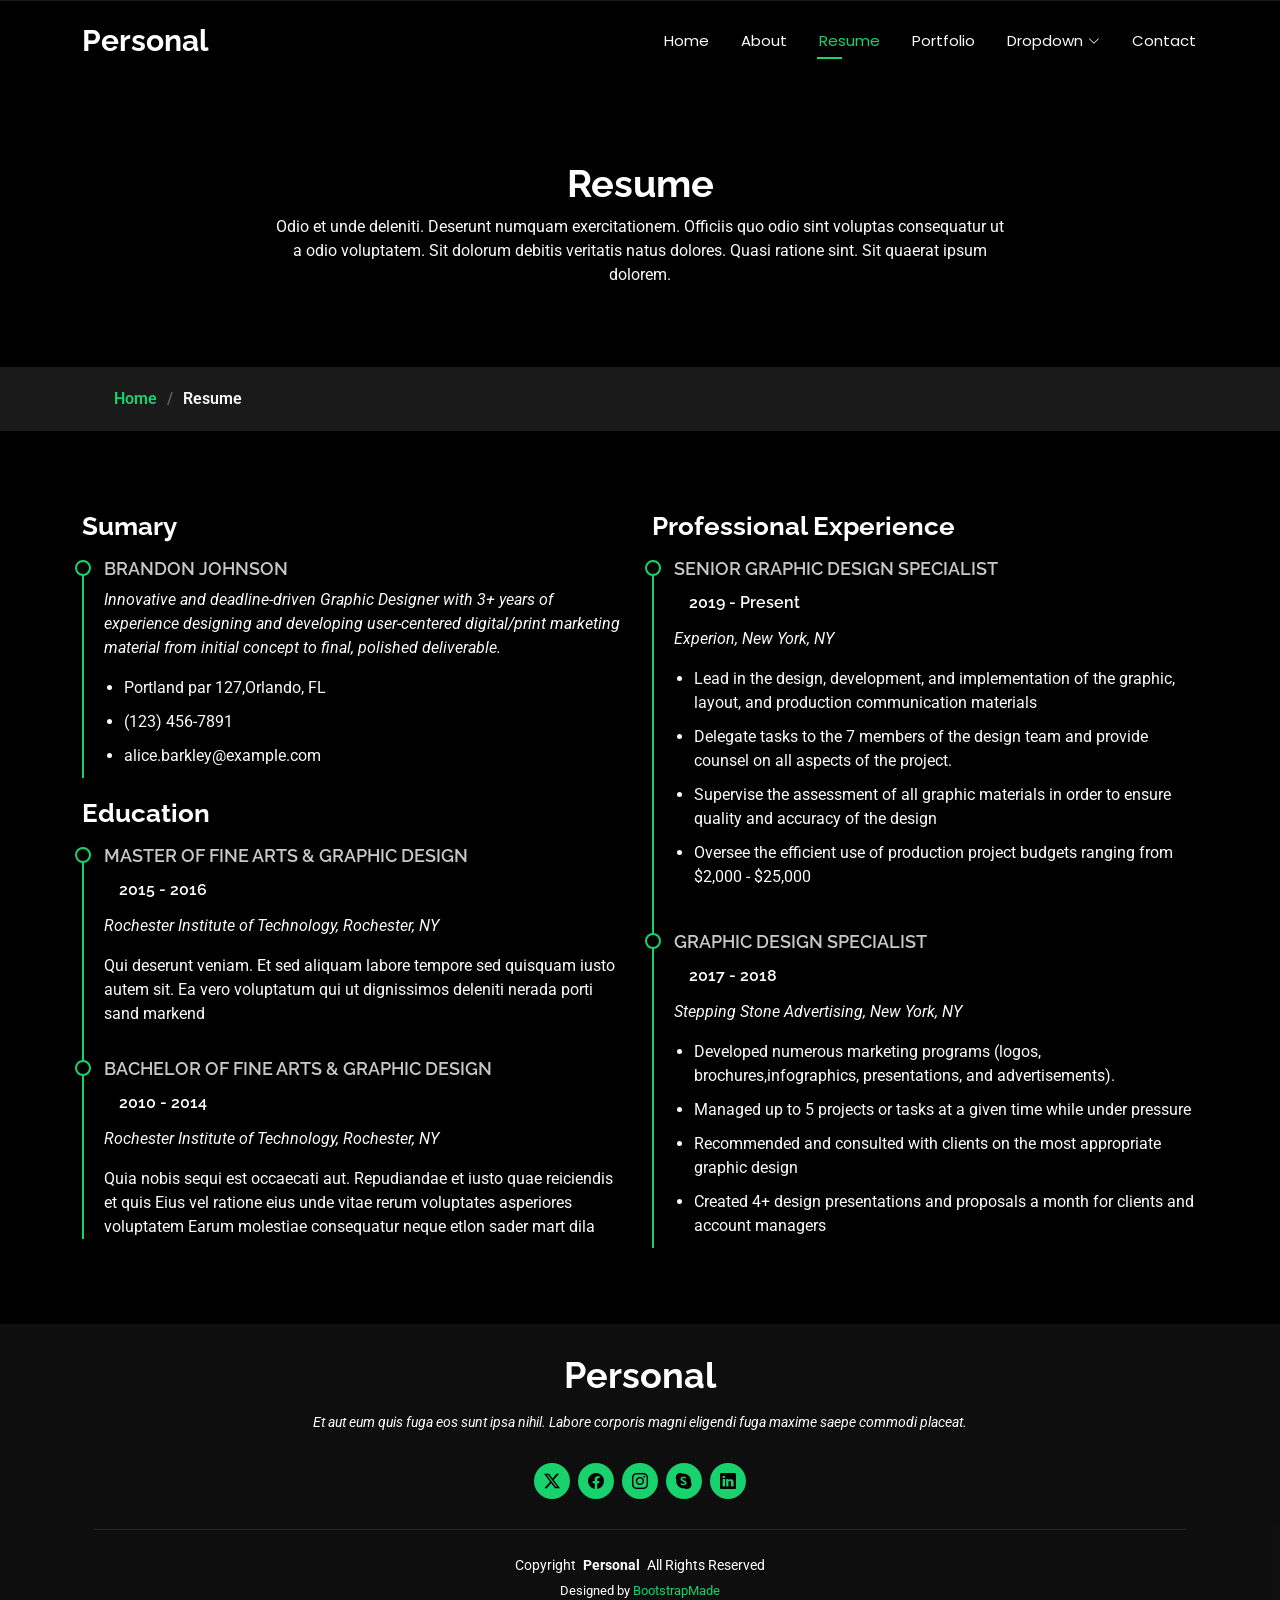
<file: root/resume.html>
<!DOCTYPE html>
<html lang="en">

<head>
  <meta charset="utf-8">
  <meta content="width=device-width, initial-scale=1.0" name="viewport">
  <title>Resume - Personal Bootstrap Template</title>
  <meta name="description" content="">
  <meta name="keywords" content="">

  <!-- Favicons -->
  <link href="assets/img/favicon.png" rel="icon">
  <link href="assets/img/apple-touch-icon.png" rel="apple-touch-icon">

  <!-- Fonts -->
  <link href="https://fonts.googleapis.com" rel="preconnect">
  <link href="https://fonts.gstatic.com" rel="preconnect" crossorigin>
  <link href="https://fonts.googleapis.com/css2?family=Roboto:ital,wght@0,100;0,300;0,400;0,500;0,700;0,900;1,100;1,300;1,400;1,500;1,700;1,900&family=Poppins:ital,wght@0,100;0,200;0,300;0,400;0,500;0,600;0,700;0,800;0,900;1,100;1,200;1,300;1,400;1,500;1,600;1,700;1,800;1,900&family=Raleway:ital,wght@0,100;0,200;0,300;0,400;0,500;0,600;0,700;0,800;0,900;1,100;1,200;1,300;1,400;1,500;1,600;1,700;1,800;1,900&display=swap" rel="stylesheet">

  <!-- Vendor CSS Files -->
  <link href="assets/vendor/bootstrap/css/bootstrap.min.css" rel="stylesheet">
  <link href="assets/vendor/bootstrap-icons/bootstrap-icons.css" rel="stylesheet">
  <link href="assets/vendor/aos/aos.css" rel="stylesheet">
  <link href="assets/vendor/swiper/swiper-bundle.min.css" rel="stylesheet">
  <link href="assets/vendor/glightbox/css/glightbox.min.css" rel="stylesheet">

  <!-- Main CSS File -->
  <link href="assets/css/main.css" rel="stylesheet">

  <!-- =======================================================
  * Template Name: Personal
  * Template URL: https://bootstrapmade.com/personal-free-resume-bootstrap-template/
  * Updated: Nov 04 2024 with Bootstrap v5.3.3
  * Author: BootstrapMade.com
  * License: https://bootstrapmade.com/license/
  ======================================================== -->
</head>

<body class="resume-page">

  <header id="header" class="header d-flex align-items-center fixed-top">
    <div class="container-fluid container-xl position-relative d-flex align-items-center justify-content-between">

      <a href="index.html" class="logo d-flex align-items-center">
        <!-- Uncomment the line below if you also wish to use an image logo -->
        <!-- <img src="assets/img/logo.png" alt=""> -->
        <h1 class="sitename">Personal</h1>
      </a>

      <nav id="navmenu" class="navmenu">
        <ul>
          <li><a href="index.html">Home</a></li>
          <li><a href="about.html">About</a></li>
          <li><a href="resume.html" class="active">Resume</a></li>
          <li><a href="portfolio.html">Portfolio</a></li>
          <li class="dropdown"><a href="#"><span>Dropdown</span> <i class="bi bi-chevron-down toggle-dropdown"></i></a>
            <ul>
              <li><a href="#">Dropdown 1</a></li>
              <li class="dropdown"><a href="#"><span>Deep Dropdown</span> <i class="bi bi-chevron-down toggle-dropdown"></i></a>
                <ul>
                  <li><a href="#">Deep Dropdown 1</a></li>
                  <li><a href="#">Deep Dropdown 2</a></li>
                  <li><a href="#">Deep Dropdown 3</a></li>
                  <li><a href="#">Deep Dropdown 4</a></li>
                  <li><a href="#">Deep Dropdown 5</a></li>
                </ul>
              </li>
              <li><a href="#">Dropdown 2</a></li>
              <li><a href="#">Dropdown 3</a></li>
              <li><a href="#">Dropdown 4</a></li>
            </ul>
          </li>
          <li><a href="contact.html">Contact</a></li>
        </ul>
        <i class="mobile-nav-toggle d-xl-none bi bi-list"></i>
      </nav>

    </div>
  </header>

  <main class="main">

    <!-- Page Title -->
    <div class="page-title" data-aos="fade">
      <div class="heading">
        <div class="container">
          <div class="row d-flex justify-content-center text-center">
            <div class="col-lg-8">
              <h1>Resume</h1>
              <p class="mb-0">Odio et unde deleniti. Deserunt numquam exercitationem. Officiis quo odio sint voluptas consequatur ut a odio voluptatem. Sit dolorum debitis veritatis natus dolores. Quasi ratione sint. Sit quaerat ipsum dolorem.</p>
            </div>
          </div>
        </div>
      </div>
      <nav class="breadcrumbs">
        <div class="container">
          <ol>
            <li><a href="index.html">Home</a></li>
            <li class="current">Resume</li>
          </ol>
        </div>
      </nav>
    </div><!-- End Page Title -->

    <!-- Resume Section -->
    <section id="resume" class="resume section">

      <div class="container">

        <div class="row">

          <div class="col-lg-6" data-aos="fade-up" data-aos-delay="100">
            <h3 class="resume-title">Sumary</h3>

            <div class="resume-item pb-0">
              <h4>Brandon Johnson</h4>
              <p><em>Innovative and deadline-driven Graphic Designer with 3+ years of experience designing and developing user-centered digital/print marketing material from initial concept to final, polished deliverable.</em></p>
              <ul>
                <li>Portland par 127,Orlando, FL</li>
                <li>(123) 456-7891</li>
                <li>alice.barkley@example.com</li>
              </ul>
            </div><!-- Edn Resume Item -->

            <h3 class="resume-title">Education</h3>
            <div class="resume-item">
              <h4>Master of Fine Arts &amp; Graphic Design</h4>
              <h5>2015 - 2016</h5>
              <p><em>Rochester Institute of Technology, Rochester, NY</em></p>
              <p>Qui deserunt veniam. Et sed aliquam labore tempore sed quisquam iusto autem sit. Ea vero voluptatum qui ut dignissimos deleniti nerada porti sand markend</p>
            </div><!-- Edn Resume Item -->

            <div class="resume-item">
              <h4>Bachelor of Fine Arts &amp; Graphic Design</h4>
              <h5>2010 - 2014</h5>
              <p><em>Rochester Institute of Technology, Rochester, NY</em></p>
              <p>Quia nobis sequi est occaecati aut. Repudiandae et iusto quae reiciendis et quis Eius vel ratione eius unde vitae rerum voluptates asperiores voluptatem Earum molestiae consequatur neque etlon sader mart dila</p>
            </div><!-- Edn Resume Item -->

          </div>

          <div class="col-lg-6" data-aos="fade-up" data-aos-delay="200">
            <h3 class="resume-title">Professional Experience</h3>
            <div class="resume-item">
              <h4>Senior graphic design specialist</h4>
              <h5>2019 - Present</h5>
              <p><em>Experion, New York, NY </em></p>
              <ul>
                <li>Lead in the design, development, and implementation of the graphic, layout, and production communication materials</li>
                <li>Delegate tasks to the 7 members of the design team and provide counsel on all aspects of the project. </li>
                <li>Supervise the assessment of all graphic materials in order to ensure quality and accuracy of the design</li>
                <li>Oversee the efficient use of production project budgets ranging from $2,000 - $25,000</li>
              </ul>
            </div><!-- Edn Resume Item -->

            <div class="resume-item">
              <h4>Graphic design specialist</h4>
              <h5>2017 - 2018</h5>
              <p><em>Stepping Stone Advertising, New York, NY</em></p>
              <ul>
                <li>Developed numerous marketing programs (logos, brochures,infographics, presentations, and advertisements).</li>
                <li>Managed up to 5 projects or tasks at a given time while under pressure</li>
                <li>Recommended and consulted with clients on the most appropriate graphic design</li>
                <li>Created 4+ design presentations and proposals a month for clients and account managers</li>
              </ul>
            </div><!-- Edn Resume Item -->

          </div>

        </div>

      </div>

    </section><!-- /Resume Section -->

  </main>

  <footer id="footer" class="footer dark-background">
    <div class="container">
      <h3 class="sitename">Personal</h3>
      <p>Et aut eum quis fuga eos sunt ipsa nihil. Labore corporis magni eligendi fuga maxime saepe commodi placeat.</p>
      <div class="social-links d-flex justify-content-center">
        <a href=""><i class="bi bi-twitter-x"></i></a>
        <a href=""><i class="bi bi-facebook"></i></a>
        <a href=""><i class="bi bi-instagram"></i></a>
        <a href=""><i class="bi bi-skype"></i></a>
        <a href=""><i class="bi bi-linkedin"></i></a>
      </div>
      <div class="container">
        <div class="copyright">
          <span>Copyright</span> <strong class="px-1 sitename">Personal</strong> <span>All Rights Reserved</span>
        </div>
        <div class="credits">
          <!-- All the links in the footer should remain intact. -->
          <!-- You can delete the links only if you've purchased the pro version. -->
          <!-- Licensing information: https://bootstrapmade.com/license/ -->
          <!-- Purchase the pro version with working PHP/AJAX contact form: [buy-url] -->
          Designed by <a href="https://bootstrapmade.com/">BootstrapMade</a>
        </div>
      </div>
    </div>
  </footer>

  <!-- Scroll Top -->
  <a href="#" id="scroll-top" class="scroll-top d-flex align-items-center justify-content-center"><i class="bi bi-arrow-up-short"></i></a>

  <!-- Preloader -->
  <div id="preloader"></div>

  <!-- Vendor JS Files -->
  <script src="assets/vendor/bootstrap/js/bootstrap.bundle.min.js"></script>
  <script src="assets/vendor/php-email-form/validate.js"></script>
  <script src="assets/vendor/aos/aos.js"></script>
  <script src="assets/vendor/typed.js/typed.umd.js"></script>
  <script src="assets/vendor/purecounter/purecounter_vanilla.js"></script>
  <script src="assets/vendor/waypoints/noframework.waypoints.js"></script>
  <script src="assets/vendor/swiper/swiper-bundle.min.js"></script>
  <script src="assets/vendor/glightbox/js/glightbox.min.js"></script>
  <script src="assets/vendor/imagesloaded/imagesloaded.pkgd.min.js"></script>
  <script src="assets/vendor/isotope-layout/isotope.pkgd.min.js"></script>

  <!-- Main JS File -->
  <script src="assets/js/main.js"></script>

</body>

</html>
</file>
<file: assets/css/main.css>
/**
* Template Name: Personal
* Template URL: https://bootstrapmade.com/personal-free-resume-bootstrap-template/
* Updated: Nov 04 2024 with Bootstrap v5.3.3
* Author: BootstrapMade.com
* License: https://bootstrapmade.com/license/
*/

/*--------------------------------------------------------------
# Font & Color Variables
# Help: https://bootstrapmade.com/color-system/
--------------------------------------------------------------*/
/* Fonts */
:root {
  --default-font: "Roboto",  system-ui, -apple-system, "Segoe UI", Roboto, "Helvetica Neue", Arial, "Noto Sans", "Liberation Sans", sans-serif, "Apple Color Emoji", "Segoe UI Emoji", "Segoe UI Symbol", "Noto Color Emoji";
  --heading-font: "Raleway",  sans-serif;
  --nav-font: "Poppins",  sans-serif;
}

/* Global Colors - The following color variables are used throughout the website. Updating them here will change the color scheme of the entire website */
:root { 
  --background-color: #000000; /* Background color for the entire website, including individual sections */
  --default-color: #fafafa; /* Default color used for the majority of the text content across the entire website */
  --heading-color: #ffffff; /* Color for headings, subheadings and title throughout the website */
  --accent-color: #18d26e; /* Accent color that represents your brand on the website. It's used for buttons, links, and other elements that need to stand out */
  --surface-color: #1a1a1a; /* The surface color is used as a background of boxed elements within sections, such as cards, icon boxes, or other elements that require a visual separation from the global background. */
  --contrast-color: #000000; /* Contrast color for text, ensuring readability against backgrounds of accent, heading, or default colors. */
}

/* Nav Menu Colors - The following color variables are used specifically for the navigation menu. They are separate from the global colors to allow for more customization options */
:root {
  --nav-color: #fafafa;  /* The default color of the main navmenu links */
  --nav-hover-color: #18d26e; /* Applied to main navmenu links when they are hovered over or active */
  --nav-mobile-background-color: #1a1a1a; /* Used as the background color for mobile navigation menu */
  --nav-dropdown-background-color: #1a1a1a; /* Used as the background color for dropdown items that appear when hovering over primary navigation items */
  --nav-dropdown-color: #fafafa; /* Used for navigation links of the dropdown items in the navigation menu. */
  --nav-dropdown-hover-color: #18d26e; /* Similar to --nav-hover-color, this color is applied to dropdown navigation links when they are hovered over. */
}

/* Color Presets - These classes override global colors when applied to any section or element, providing reuse of the sam color scheme. */

.light-background {
  --background-color: #1a1a1a;
  --surface-color: #343434;
}

.dark-background {
  --background-color: rgba(15, 15, 15, 0.975);
  --default-color: #ffffff;
  --heading-color: #ffffff;
  --surface-color: #292929f9;
  --contrast-color: #000000;
}

/* Smooth scroll */
:root {
  scroll-behavior: smooth;
}

/*--------------------------------------------------------------
# General Styling & Shared Classes
--------------------------------------------------------------*/
body {
  color: var(--default-color);
  background-color: var(--background-color);
  font-family: var(--default-font);
}

a {
  color: var(--accent-color);
  text-decoration: none;
  transition: 0.3s;
}

a:hover {
  color: color-mix(in srgb, var(--accent-color), transparent 25%);
  text-decoration: none;
}

h1,
h2,
h3,
h4,
h5,
h6 {
  color: var(--heading-color);
  font-family: var(--heading-font);
}

/* PHP Email Form Messages
------------------------------*/
.php-email-form .error-message {
  display: none;
  background: #df1529;
  color: #ffffff;
  text-align: left;
  padding: 15px;
  margin-bottom: 24px;
  font-weight: 600;
}

.php-email-form .sent-message {
  display: none;
  color: #ffffff;
  background: #059652;
  text-align: center;
  padding: 15px;
  margin-bottom: 24px;
  font-weight: 600;
}

.php-email-form .loading {
  display: none;
  background: var(--surface-color);
  text-align: center;
  padding: 15px;
  margin-bottom: 24px;
}

.php-email-form .loading:before {
  content: "";
  display: inline-block;
  border-radius: 50%;
  width: 24px;
  height: 24px;
  margin: 0 10px -6px 0;
  border: 3px solid var(--accent-color);
  border-top-color: var(--surface-color);
  animation: php-email-form-loading 1s linear infinite;
}

@keyframes php-email-form-loading {
  0% {
    transform: rotate(0deg);
  }

  100% {
    transform: rotate(360deg);
  }
}

/*--------------------------------------------------------------
# Global Header
--------------------------------------------------------------*/
.header {
  --background-color: rgba(0, 0, 0, 0);
  color: var(--default-color);
  background-color: var(--background-color);
  padding: 15px 0;
  transition: all 0.5s;
  z-index: 997;
}

.header .logo {
  line-height: 1;
}

.header .logo img {
  max-height: 32px;
  margin-right: 8px;
}

.header .logo h1 {
  font-size: 30px;
  margin: 0;
  font-weight: 700;
  color: var(--heading-color);
}

.scrolled .header {
  box-shadow: 0px 0 18px rgba(0, 0, 0, 0.1);
}

/* Global Header on Scroll
------------------------------*/
.scrolled .header {
  --background-color: rgba(0, 0, 0, 0.8);
}

/*--------------------------------------------------------------
# Navigation Menu
--------------------------------------------------------------*/
/* Desktop Navigation */
@media (min-width: 1200px) {
  .navmenu {
    padding: 0;
  }

  .navmenu ul {
    margin: 0;
    padding: 0;
    display: flex;
    list-style: none;
    align-items: center;
  }

  .navmenu li {
    position: relative;
  }

  .navmenu>ul>li {
    white-space: nowrap;
    padding: 15px 14px;
  }

  .navmenu>ul>li:last-child {
    padding-right: 0;
  }

  .navmenu a,
  .navmenu a:focus {
    color: var(--nav-color);
    font-size: 15px;
    padding: 0 2px;
    font-family: var(--nav-font);
    font-weight: 400;
    display: flex;
    align-items: center;
    justify-content: space-between;
    white-space: nowrap;
    transition: 0.3s;
    position: relative;
  }

  .navmenu a i,
  .navmenu a:focus i {
    font-size: 12px;
    line-height: 0;
    margin-left: 5px;
    transition: 0.3s;
  }

  .navmenu>ul>li>a:before {
    content: "";
    position: absolute;
    height: 2px;
    bottom: -6px;
    left: 0;
    background-color: var(--nav-hover-color);
    visibility: hidden;
    width: 0px;
    transition: all 0.3s ease-in-out 0s;
  }

  .navmenu a:hover:before,
  .navmenu li:hover>a:before,
  .navmenu .active:before {
    visibility: visible;
    width: 25px;
  }

  .navmenu li:hover>a,
  .navmenu .active,
  .navmenu .active:focus {
    color: var(--nav-hover-color);
  }

  .navmenu .dropdown ul {
    margin: 0;
    padding: 10px 0;
    background: var(--nav-dropdown-background-color);
    display: block;
    position: absolute;
    visibility: hidden;
    left: 14px;
    top: 130%;
    opacity: 0;
    transition: 0.3s;
    border-radius: 4px;
    z-index: 99;
    box-shadow: 0px 0px 30px rgba(0, 0, 0, 0.1);
  }

  .navmenu .dropdown ul li {
    min-width: 200px;
  }

  .navmenu .dropdown ul a {
    padding: 10px 20px;
    font-size: 15px;
    text-transform: none;
    color: var(--nav-dropdown-color);
  }

  .navmenu .dropdown ul a i {
    font-size: 12px;
  }

  .navmenu .dropdown ul a:hover,
  .navmenu .dropdown ul .active:hover,
  .navmenu .dropdown ul li:hover>a {
    color: var(--nav-dropdown-hover-color);
  }

  .navmenu .dropdown:hover>ul {
    opacity: 1;
    top: 100%;
    visibility: visible;
  }

  .navmenu .dropdown .dropdown ul {
    top: 0;
    left: -90%;
    visibility: hidden;
  }

  .navmenu .dropdown .dropdown:hover>ul {
    opacity: 1;
    top: 0;
    left: -100%;
    visibility: visible;
  }
}

/* Mobile Navigation */
@media (max-width: 1199px) {
  .mobile-nav-toggle {
    color: var(--nav-color);
    font-size: 28px;
    line-height: 0;
    margin-right: 10px;
    cursor: pointer;
    transition: color 0.3s;
  }

  .navmenu {
    padding: 0;
    z-index: 9997;
  }

  .navmenu ul {
    display: none;
    list-style: none;
    position: absolute;
    inset: 60px 20px 20px 20px;
    padding: 10px 0;
    margin: 0;
    border-radius: 6px;
    background-color: var(--nav-mobile-background-color);
    border: 1px solid color-mix(in srgb, var(--default-color), transparent 90%);
    box-shadow: none;
    overflow-y: auto;
    transition: 0.3s;
    z-index: 9998;
  }

  .navmenu a,
  .navmenu a:focus {
    color: var(--nav-dropdown-color);
    padding: 10px 20px;
    font-family: var(--nav-font);
    font-size: 17px;
    font-weight: 500;
    display: flex;
    align-items: center;
    justify-content: space-between;
    white-space: nowrap;
    transition: 0.3s;
  }

  .navmenu a i,
  .navmenu a:focus i {
    font-size: 12px;
    line-height: 0;
    margin-left: 5px;
    width: 30px;
    height: 30px;
    display: flex;
    align-items: center;
    justify-content: center;
    border-radius: 50%;
    transition: 0.3s;
    background-color: color-mix(in srgb, var(--accent-color), transparent 90%);
  }

  .navmenu a i:hover,
  .navmenu a:focus i:hover {
    background-color: var(--accent-color);
    color: var(--contrast-color);
  }

  .navmenu a:hover,
  .navmenu .active,
  .navmenu .active:focus {
    color: var(--nav-dropdown-hover-color);
  }

  .navmenu .active i,
  .navmenu .active:focus i {
    background-color: var(--accent-color);
    color: var(--contrast-color);
    transform: rotate(180deg);
  }

  .navmenu .dropdown ul {
    position: static;
    display: none;
    z-index: 99;
    padding: 10px 0;
    margin: 10px 20px;
    background-color: var(--nav-dropdown-background-color);
    transition: all 0.5s ease-in-out;
  }

  .navmenu .dropdown ul ul {
    background-color: rgba(33, 37, 41, 0.1);
  }

  .navmenu .dropdown>.dropdown-active {
    display: block;
    background-color: rgba(33, 37, 41, 0.03);
  }

  .mobile-nav-active {
    overflow: hidden;
  }

  .mobile-nav-active .mobile-nav-toggle {
    color: #fff;
    position: absolute;
    font-size: 32px;
    top: 15px;
    right: 15px;
    margin-right: 0;
    z-index: 9999;
  }

  .mobile-nav-active .navmenu {
    position: fixed;
    overflow: hidden;
    inset: 0;
    background: rgba(33, 37, 41, 0.8);
    transition: 0.3s;
  }

  .mobile-nav-active .navmenu>ul {
    display: block;
  }
}

/*--------------------------------------------------------------
# Global Footer
--------------------------------------------------------------*/
.footer {
  color: var(--default-color);
  background-color: var(--background-color);
  font-size: 14px;
  text-align: center;
  padding: 30px 0;
  position: relative;
}

.footer h3 {
  font-size: 36px;
  font-weight: 700;
  position: relative;
  padding: 0;
  margin: 0 0 15px 0;
}

.footer p {
  font-size: 15;
  font-style: italic;
  padding: 0;
  margin: 0 0 30px 0;
}

.footer .social-links {
  margin: 0 0 30px 0;
}

.footer .social-links a {
  font-size: 16px;
  display: flex;
  align-items: center;
  justify-content: center;
  background: var(--accent-color);
  color: var(--contrast-color);
  line-height: 1;
  margin: 0 4px;
  border-radius: 50%;
  text-align: center;
  width: 36px;
  height: 36px;
  transition: 0.3s;
}

.footer .social-links a:hover {
  background: color-mix(in srgb, var(--accent-color), transparent 20%);
  text-decoration: none;
}

.footer .copyright {
  padding-top: 25px;
  border-top: 1px solid color-mix(in srgb, var(--default-color), transparent 90%);
}

.footer .credits {
  font-size: 13px;
  padding-top: 5px;
}

/*--------------------------------------------------------------
# Preloader
--------------------------------------------------------------*/
#preloader {
  position: fixed;
  inset: 0;
  z-index: 999999;
  overflow: hidden;
  background: var(--background-color);
  transition: all 0.6s ease-out;
}

#preloader:before {
  content: "";
  position: fixed;
  top: calc(50% - 30px);
  left: calc(50% - 30px);
  border: 6px solid #ffffff;
  border-color: var(--accent-color) transparent var(--accent-color) transparent;
  border-radius: 50%;
  width: 60px;
  height: 60px;
  animation: animate-preloader 1.5s linear infinite;
}

@keyframes animate-preloader {
  0% {
    transform: rotate(0deg);
  }

  100% {
    transform: rotate(360deg);
  }
}

/*--------------------------------------------------------------
# Scroll Top Button
--------------------------------------------------------------*/
.scroll-top {
  position: fixed;
  visibility: hidden;
  opacity: 0;
  right: 15px;
  bottom: -15px;
  z-index: 99999;
  background-color: var(--accent-color);
  width: 44px;
  height: 44px;
  border-radius: 50px;
  transition: all 0.4s;
}

.scroll-top i {
  font-size: 24px;
  color: var(--contrast-color);
  line-height: 0;
}

.scroll-top:hover {
  background-color: color-mix(in srgb, var(--accent-color), transparent 20%);
  color: var(--contrast-color);
}

.scroll-top.active {
  visibility: visible;
  opacity: 1;
  bottom: 15px;
}

/*--------------------------------------------------------------
# Disable aos animation delay on mobile devices
--------------------------------------------------------------*/
@media screen and (max-width: 768px) {
  [data-aos-delay] {
    transition-delay: 0 !important;
  }
}

/*--------------------------------------------------------------
# Global Page Titles & Breadcrumbs
--------------------------------------------------------------*/
.page-title {
  color: var(--default-color);
  background-color: var(--background-color);
  position: relative;
}

.page-title .heading {
  padding: 160px 0 80px 0;
  border-top: 1px solid color-mix(in srgb, var(--default-color), transparent 90%);
}

.page-title .heading h1 {
  font-size: 38px;
  font-weight: 700;
}

.page-title nav {
  background-color: color-mix(in srgb, var(--default-color), transparent 90%);
  padding: 20px 0;
}

.page-title nav ol {
  display: flex;
  flex-wrap: wrap;
  list-style: none;
  margin: 0;
  font-size: 16px;
  font-weight: 600;
}

.page-title nav ol li+li {
  padding-left: 10px;
}

.page-title nav ol li+li::before {
  content: "/";
  display: inline-block;
  padding-right: 10px;
  color: color-mix(in srgb, var(--default-color), transparent 70%);
}

/*--------------------------------------------------------------
# Global Sections
--------------------------------------------------------------*/
section,
.section {
  color: var(--default-color);
  background-color: var(--background-color);
  padding: 60px 0;
  scroll-margin-top: 100px;
  overflow: clip;
}

@media (max-width: 1199px) {

  section,
  .section {
    scroll-margin-top: 66px;
  }
}

/*--------------------------------------------------------------
# Global Section Titles
--------------------------------------------------------------*/
.section-title {
  padding-bottom: 60px;
  position: relative;
}

.section-title h2 {
  font-size: 14px;
  font-weight: 500;
  padding: 0;
  line-height: 1px;
  margin: 0;
  letter-spacing: 1.5px;
  text-transform: uppercase;
  color: color-mix(in srgb, var(--default-color), transparent 50%);
  position: relative;
}

.section-title h2::after {
  content: "";
  width: 120px;
  height: 1px;
  display: inline-block;
  background: var(--accent-color);
  margin: 4px 10px;
}

.section-title div {
  color: var(--heading-color);
  margin: 0;
  margin: 0;
  font-size: 28px;
  font-weight: 700;
  text-transform: uppercase;
  font-family: var(--heading-font);
}

/*--------------------------------------------------------------
# Hero Section
--------------------------------------------------------------*/
.hero {
  width: 100%;
  min-height: 100vh;
  position: relative;
  padding: 80px 0;
  display: flex;
  align-items: center;
  justify-content: center;
}

.hero img {
  position: absolute;
  inset: 0;
  display: block;
  width: 100%;
  height: 100%;
  object-fit: cover;
  z-index: 1;
}

.hero .container {
  position: relative;
  z-index: 3;
}

.hero h2 {
  margin: 0;
  font-size: 64px;
  font-weight: 700;
}

.hero p {
  margin: 5px 0 0 0;
  font-size: 26px;
}

.hero p span {
  letter-spacing: 1px;
  border-bottom: 2px solid var(--accent-color);
}

.hero .social-links {
  margin-top: 25px;
}

.hero .social-links a {
  background-color: color-mix(in srgb, var(--default-color), transparent 90%);
  color: var(--default-color);
  font-size: 14px;
  width: 40px;
  height: 40px;
  border-radius: 50px;
  display: inline-flex;
  align-items: center;
  justify-content: center;
  margin-right: 20px;
  transition: 0.3s;
}

.hero .social-links a:hover {
  background-color: var(--accent-color);
}

@media (max-width: 768px) {
  .hero h2 {
    font-size: 32px;
  }

  .hero p {
    font-size: 20px;
  }
}

/*--------------------------------------------------------------
# About Section
--------------------------------------------------------------*/
.about .content h2 {
  font-weight: 700;
  font-size: 24px;
}

.about .content ul {
  list-style: none;
  padding: 0;
}

.about .content ul li {
  margin-bottom: 20px;
  display: flex;
  align-items: center;
}

.about .content ul strong {
  margin-right: 10px;
}

.about .content ul i {
  font-size: 16px;
  margin-right: 5px;
  color: var(--accent-color);
  line-height: 0;
}

/*--------------------------------------------------------------
# Stats Section
--------------------------------------------------------------*/
.stats i {
  background-color: var(--surface-color);
  color: var(--accent-color);
  box-shadow: 0px 2px 25px rgba(0, 0, 0, 0.1);
  width: 54px;
  height: 54px;
  font-size: 24px;
  border-radius: 50px;
  border: 2px solid var(--background-color);
  display: inline-flex;
  align-items: center;
  justify-content: center;
  position: relative;
  z-index: 1;
}

.stats .stats-item {
  background-color: var(--surface-color);
  margin-top: -27px;
  padding: 30px 30px 25px 30px;
  width: 100%;
  position: relative;
  text-align: center;
  box-shadow: 0px 2px 35px rgba(0, 0, 0, 0.1);
  border-radius: 4px;
  z-index: 0;
}

.stats .stats-item span {
  font-size: 36px;
  display: block;
  font-weight: 700;
  color: color-mix(in srgb, var(--default-color), transparent 20%);
}

.stats .stats-item p {
  padding: 0;
  margin: 0;
  font-family: var(--heading-font);
  font-size: 16px;
}

/*--------------------------------------------------------------
# Skills Section
--------------------------------------------------------------*/
.skills .progress {
  height: 60px;
  display: block;
  background: none;
  border-radius: 0;
}

.skills .progress .skill {
  color: var(--heading-color);
  padding: 0;
  margin: 0 0 6px 0;
  text-transform: uppercase;
  display: block;
  font-weight: 600;
  font-family: var(--heading-font);
}

.skills .progress .skill .val {
  float: right;
  font-style: normal;
}

.skills .progress-bar-wrap {
  background: color-mix(in srgb, var(--default-color), transparent 90%);
  height: 10px;
}

.skills .progress-bar {
  width: 1px;
  height: 10px;
  transition: 0.9s;
  background-color: var(--accent-color);
}

/*--------------------------------------------------------------
# Interests Section
--------------------------------------------------------------*/
.interests .features-item {
  background-color: var(--surface-color);
  display: flex;
  align-items: center;
  padding: 20px;
  transition: 0.3s;
  border: 1px solid color-mix(in srgb, var(--default-color), transparent 90%);
  position: relative;
}

.interests .features-item i {
  font-size: 32px;
  padding-right: 10px;
  line-height: 0;
}

.interests .features-item h3 {
  font-weight: 700;
  margin: 0;
  padding: 0;
  line-height: 1;
  font-size: 16px;
}

.interests .features-item h3 a {
  color: var(--heading-color);
  transition: 0.3s;
}

.interests .features-item:hover {
  border-color: var(--accent-color);
}

.interests .features-item:hover h3 a {
  color: var(--accent-color);
}

/*--------------------------------------------------------------
# Testimonials Section
--------------------------------------------------------------*/
.testimonials .testimonials-carousel,
.testimonials .testimonials-slider {
  overflow: hidden;
}

.testimonials .testimonial-item {
  box-sizing: content-box;
  min-height: 320px;
}

.testimonials .testimonial-item .testimonial-img {
  width: 90px;
  border-radius: 50%;
  margin: -40px 0 0 40px;
  position: relative;
  z-index: 2;
  border: 6px solid var(--background-color);
}

.testimonials .testimonial-item h3 {
  font-size: 18px;
  font-weight: bold;
  margin: 10px 0 5px 45px;
}

.testimonials .testimonial-item h4 {
  font-size: 14px;
  color: color-mix(in srgb, var(--default-color), transparent 20%);
  margin: 0 0 0 45px;
}

.testimonials .testimonial-item .quote-icon-left,
.testimonials .testimonial-item .quote-icon-right {
  color: color-mix(in srgb, var(--accent-color), transparent 50%);
  font-size: 26px;
  line-height: 0;
}

.testimonials .testimonial-item .quote-icon-left {
  display: inline-block;
  left: -5px;
  position: relative;
}

.testimonials .testimonial-item .quote-icon-right {
  display: inline-block;
  right: -5px;
  position: relative;
  top: 10px;
  transform: scale(-1, -1);
}

.testimonials .testimonial-item p {
  font-style: italic;
  margin: 0 15px 0 15px;
  padding: 20px 20px 60px 20px;
  background: var(--surface-color);
  border-radius: 6px;
  position: relative;
  z-index: 1;
}

.testimonials .swiper-wrapper {
  height: auto;
}

.testimonials .swiper-pagination {
  margin-top: 20px;
  position: relative;
}

.testimonials .swiper-pagination .swiper-pagination-bullet {
  width: 12px;
  height: 12px;
  background-color: var(--background-color);
  opacity: 1;
  border: 1px solid var(--accent-color);
}

.testimonials .swiper-pagination .swiper-pagination-bullet-active {
  background-color: var(--accent-color);
}

/*--------------------------------------------------------------
# Resume Section
--------------------------------------------------------------*/
.resume .resume-title {
  color: var(--heading-color);
  font-size: 26px;
  font-weight: 700;
  margin-top: 20px;
  margin-bottom: 20px;
}

.resume .resume-item {
  padding: 0 0 20px 20px;
  margin-top: -2px;
  border-left: 2px solid var(--accent-color);
  position: relative;
}

.resume .resume-item h4 {
  line-height: 18px;
  font-size: 18px;
  font-weight: 600;
  text-transform: uppercase;
  color: color-mix(in srgb, var(--default-color), transparent 20%);
  margin-bottom: 10px;
}

.resume .resume-item h5 {
  font-size: 16px;
  padding: 5px 15px;
  display: inline-block;
  font-weight: 600;
  margin-bottom: 10px;
}

.resume .resume-item ul {
  padding-left: 20px;
}

.resume .resume-item ul li {
  padding-bottom: 10px;
}

.resume .resume-item:last-child {
  padding-bottom: 0;
}

.resume .resume-item::before {
  content: "";
  position: absolute;
  width: 16px;
  height: 16px;
  border-radius: 50px;
  left: -9px;
  top: 0;
  background: var(--background-color);
  border: 2px solid var(--accent-color);
}

/*--------------------------------------------------------------
# Services Section
--------------------------------------------------------------*/
.services .service-item {
  background-color: var(--surface-color);
  text-align: center;
  padding: 80px 20px;
  transition: all ease-in-out 0.3s;
  height: 100%;
}

.services .service-item .icon {
  margin: 0 auto;
  width: 64px;
  height: 64px;
  background: var(--accent-color);
  border-radius: 4px;
  display: flex;
  align-items: center;
  justify-content: center;
  margin-bottom: 20px;
  transition: 0.3s;
  transform-style: preserve-3d;
}

.services .service-item .icon i {
  color: var(--contrast-color);
  font-size: 28px;
  transition: ease-in-out 0.3s;
}

.services .service-item .icon::before {
  position: absolute;
  content: "";
  left: -8px;
  top: -8px;
  height: 100%;
  width: 100%;
  background: color-mix(in srgb, var(--accent-color), transparent 80%);
  border-radius: 5px;
  transition: all 0.3s ease-out 0s;
  transform: translateZ(-1px);
}

.services .service-item h3 {
  font-weight: 700;
  margin: 10px 0 15px 0;
  font-size: 22px;
}

.services .service-item p {
  line-height: 24px;
  font-size: 14px;
  margin-bottom: 0;
}

.services .service-item:hover {
  background: var(--accent-color);
  border-color: var(--accent-color);
}

.services .service-item:hover .icon {
  background: var(--surface-color);
}

.services .service-item:hover .icon i {
  color: var(--accent-color);
}

.services .service-item:hover .icon::before {
  background: color-mix(in srgb, var(--background-color), transparent 70%);
}

.services .service-item:hover h3,
.services .service-item:hover p {
  color: var(--contrast-color);
}

/*--------------------------------------------------------------
# Service Details Section
--------------------------------------------------------------*/
.service-details .services-list {
  background-color: var(--surface-color);
  padding: 10px 30px;
  border: 1px solid color-mix(in srgb, var(--default-color), transparent 90%);
  margin-bottom: 20px;
}

.service-details .services-list a {
  display: block;
  line-height: 1;
  padding: 8px 0 8px 15px;
  border-left: 3px solid color-mix(in srgb, var(--default-color), transparent 70%);
  margin: 20px 0;
  color: color-mix(in srgb, var(--default-color), transparent 20%);
  transition: 0.3s;
}

.service-details .services-list a.active {
  color: var(--heading-color);
  font-weight: 700;
  border-color: var(--accent-color);
}

.service-details .services-list a:hover {
  border-color: var(--accent-color);
}

.service-details .services-img {
  margin-bottom: 20px;
}

.service-details h3 {
  font-size: 26px;
  font-weight: 700;
}

.service-details h4 {
  font-size: 20px;
  font-weight: 700;
}

.service-details p {
  font-size: 15px;
}

.service-details ul {
  list-style: none;
  padding: 0;
  font-size: 15px;
}

.service-details ul li {
  padding: 5px 0;
  display: flex;
  align-items: center;
}

.service-details ul i {
  font-size: 20px;
  margin-right: 8px;
  color: var(--accent-color);
}

/*--------------------------------------------------------------
# Portfolio Section
--------------------------------------------------------------*/
.portfolio .portfolio-filters {
  padding: 0;
  margin: 0 auto 20px auto;
  list-style: none;
  text-align: center;
}

.portfolio .portfolio-filters li {
  cursor: pointer;
  display: inline-block;
  padding: 0;
  font-size: 18px;
  font-weight: 500;
  margin: 0 10px;
  line-height: 1;
  margin-bottom: 5px;
  transition: all 0.3s ease-in-out;
}

.portfolio .portfolio-filters li:hover,
.portfolio .portfolio-filters li.filter-active {
  color: var(--accent-color);
}

.portfolio .portfolio-filters li:first-child {
  margin-left: 0;
}

.portfolio .portfolio-filters li:last-child {
  margin-right: 0;
}

@media (max-width: 575px) {
  .portfolio .portfolio-filters li {
    font-size: 14px;
    margin: 0 5px;
  }
}

.portfolio .portfolio-content {
  position: relative;
  overflow: hidden;
}

.portfolio .portfolio-content img {
  transition: 0.3s;
}

.portfolio .portfolio-content .portfolio-info {
  opacity: 0;
  position: absolute;
  inset: 0;
  z-index: 3;
  transition: all ease-in-out 0.3s;
  background: rgba(0, 0, 0, 0.6);
  padding: 15px;
}

.portfolio .portfolio-content .portfolio-info h4 {
  font-size: 14px;
  padding: 5px 10px;
  font-weight: 400;
  color: #ffffff;
  display: inline-block;
  background-color: var(--accent-color);
}

.portfolio .portfolio-content .portfolio-info p {
  position: absolute;
  bottom: 10px;
  text-align: center;
  display: inline-block;
  left: 0;
  right: 0;
  font-size: 16px;
  font-weight: 600;
  color: rgba(255, 255, 255, 0.8);
}

.portfolio .portfolio-content .portfolio-info .preview-link,
.portfolio .portfolio-content .portfolio-info .details-link {
  position: absolute;
  left: calc(50% - 40px);
  font-size: 26px;
  top: calc(50% - 14px);
  color: #fff;
  transition: 0.3s;
  line-height: 1.2;
}

.portfolio .portfolio-content .portfolio-info .preview-link:hover,
.portfolio .portfolio-content .portfolio-info .details-link:hover {
  color: var(--accent-color);
}

.portfolio .portfolio-content .portfolio-info .details-link {
  left: 50%;
  font-size: 34px;
  line-height: 0;
}

.portfolio .portfolio-content:hover .portfolio-info {
  opacity: 1;
}

.portfolio .portfolio-content:hover img {
  transform: scale(1.1);
}

/*--------------------------------------------------------------
# Portfolio Details Section
--------------------------------------------------------------*/
.portfolio-details .portfolio-details-slider img {
  width: 100%;
}

.portfolio-details .portfolio-details-slider .swiper-pagination {
  margin-top: 20px;
  position: relative;
}

.portfolio-details .portfolio-details-slider .swiper-pagination .swiper-pagination-bullet {
  width: 12px;
  height: 12px;
  background-color: color-mix(in srgb, var(--default-color), transparent 85%);
  opacity: 1;
}

.portfolio-details .portfolio-details-slider .swiper-pagination .swiper-pagination-bullet-active {
  background-color: var(--accent-color);
}

.portfolio-details .portfolio-info {
  background-color: var(--surface-color);
  padding: 30px;
  box-shadow: 0px 0 30px rgba(0, 0, 0, 0.1);
}

.portfolio-details .portfolio-info h3 {
  font-size: 22px;
  font-weight: 700;
  margin-bottom: 20px;
  padding-bottom: 20px;
  border-bottom: 1px solid color-mix(in srgb, var(--default-color), transparent 85%);
}

.portfolio-details .portfolio-info ul {
  list-style: none;
  padding: 0;
  font-size: 15px;
}

.portfolio-details .portfolio-info ul li+li {
  margin-top: 10px;
}

.portfolio-details .portfolio-description {
  padding-top: 30px;
}

.portfolio-details .portfolio-description h2 {
  font-size: 26px;
  font-weight: 700;
  margin-bottom: 20px;
}

.portfolio-details .portfolio-description p {
  padding: 0;
  color: color-mix(in srgb, var(--default-color), transparent 30%);
}

/*--------------------------------------------------------------
# Starter Section Section
--------------------------------------------------------------*/
.starter-section {
  /* Add your styles here */
}

/*--------------------------------------------------------------
# Contact Section
--------------------------------------------------------------*/
.contact .info-item {
  box-shadow: 0px 0px 20px rgba(0, 0, 0, 0.1);
  padding: 20px 30px;
}

.contact .info-item .icon {
  color: var(--contrast-color);
  background-color: var(--accent-color);
  width: 56px;
  height: 56px;
  font-size: 24px;
  display: flex;
  justify-content: center;
  align-items: center;
  transition: all 0.3s ease-in-out;
  border-radius: 50%;
  margin-right: 15px;
}

.contact .info-item h3 {
  font-size: 18px;
  font-weight: 700;
  margin: 0 0 2px 0;
}

.contact .info-item p {
  padding: 0;
  margin-bottom: 0;
  font-size: 14px;
}

.contact .info-item .social-links a {
  font-size: 24px;
  display: inline-block;
  line-height: 1;
  margin: 4px 6px 0 0;
  transition: 0.3s;
  color: color-mix(in srgb, var(--default-color), transparent 50%);
}

.contact .info-item .social-links a:hover {
  color: var(--accent-color);
}

.contact .php-email-form {
  box-shadow: 0px 0px 20px rgba(0, 0, 0, 0.1);
  padding: 30px;
  margin-top: 30px;
}

@media (max-width: 575px) {
  .contact .php-email-form {
    padding: 20px;
  }
}

.contact .php-email-form input[type=text],
.contact .php-email-form input[type=email],
.contact .php-email-form textarea {
  color: var(--default-color);
  background-color: color-mix(in srgb, var(--background-color), transparent 50%);
  border-color: color-mix(in srgb, var(--default-color), transparent 80%);
  font-size: 14px;
  padding: 10px 15px;
  box-shadow: none;
  border-radius: 0;
}

.contact .php-email-form input[type=text]:focus,
.contact .php-email-form input[type=email]:focus,
.contact .php-email-form textarea:focus {
  border-color: var(--accent-color);
}

.contact .php-email-form input[type=text]::placeholder,
.contact .php-email-form input[type=email]::placeholder,
.contact .php-email-form textarea::placeholder {
  color: color-mix(in srgb, var(--default-color), transparent 70%);
}

.contact .php-email-form button[type=submit] {
  color: var(--contrast-color);
  background: var(--accent-color);
  border: 0;
  padding: 10px 30px;
  transition: 0.4s;
  border-radius: 50px;
}

.contact .php-email-form button[type=submit]:hover {
  background: color-mix(in srgb, var(--accent-color), transparent 20%);
}

.php-email-form input,
.php-email-form textarea {
  background-color: #111;
  border: 1px solid #444;
  color: #fff;
  padding: 12px;
  border-radius: 5px;
  font-size: 1rem;
}

.php-email-form input::placeholder,
.php-email-form textarea::placeholder {
  color: #777;
}

.php-email-form input:focus,
.php-email-form textarea:focus {
  border-color: #00ff88;
  outline: none;
  box-shadow: 0 0 0 2px rgba(0, 255, 136, 0.2);
}

.php-email-form button[type="submit"] {
  background-color: #00ff88;
  border: none;
  color: #000;
  font-weight: 600;
  padding: 12px 30px;
  border-radius: 30px;
  transition: background 0.3s ease;
}

.php-email-form button[type="submit"]:hover {
  background-color: #00cc6a;
}

.sent-message,
.error-message {
  display: none;
  font-size: 1rem;
  padding: 12px;
  border-radius: 5px;
  margin-top: 10px;
  font-weight: 500;
}

.sent-message {
  background-color: #d4edda;
  color: #155724;
}

.error-message {
  background-color: #f8d7da;
  color: #721c24;
}
</file>
<file: root/assets/css/main.css>
/**
* Template Name: Personal
* Template URL: https://bootstrapmade.com/personal-free-resume-bootstrap-template/
* Updated: Nov 04 2024 with Bootstrap v5.3.3
* Author: BootstrapMade.com
* License: https://bootstrapmade.com/license/
*/

/*--------------------------------------------------------------
# Font & Color Variables
# Help: https://bootstrapmade.com/color-system/
--------------------------------------------------------------*/
/* Fonts */
:root {
  --default-font: "Roboto",  system-ui, -apple-system, "Segoe UI", Roboto, "Helvetica Neue", Arial, "Noto Sans", "Liberation Sans", sans-serif, "Apple Color Emoji", "Segoe UI Emoji", "Segoe UI Symbol", "Noto Color Emoji";
  --heading-font: "Raleway",  sans-serif;
  --nav-font: "Poppins",  sans-serif;
}

/* Global Colors - The following color variables are used throughout the website. Updating them here will change the color scheme of the entire website */
:root { 
  --background-color: #000000; /* Background color for the entire website, including individual sections */
  --default-color: #fafafa; /* Default color used for the majority of the text content across the entire website */
  --heading-color: #ffffff; /* Color for headings, subheadings and title throughout the website */
  --accent-color: #18d26e; /* Accent color that represents your brand on the website. It's used for buttons, links, and other elements that need to stand out */
  --surface-color: #1a1a1a; /* The surface color is used as a background of boxed elements within sections, such as cards, icon boxes, or other elements that require a visual separation from the global background. */
  --contrast-color: #000000; /* Contrast color for text, ensuring readability against backgrounds of accent, heading, or default colors. */
}

/* Nav Menu Colors - The following color variables are used specifically for the navigation menu. They are separate from the global colors to allow for more customization options */
:root {
  --nav-color: #fafafa;  /* The default color of the main navmenu links */
  --nav-hover-color: #18d26e; /* Applied to main navmenu links when they are hovered over or active */
  --nav-mobile-background-color: #1a1a1a; /* Used as the background color for mobile navigation menu */
  --nav-dropdown-background-color: #1a1a1a; /* Used as the background color for dropdown items that appear when hovering over primary navigation items */
  --nav-dropdown-color: #fafafa; /* Used for navigation links of the dropdown items in the navigation menu. */
  --nav-dropdown-hover-color: #18d26e; /* Similar to --nav-hover-color, this color is applied to dropdown navigation links when they are hovered over. */
}

/* Color Presets - These classes override global colors when applied to any section or element, providing reuse of the sam color scheme. */

.light-background {
  --background-color: #1a1a1a;
  --surface-color: #343434;
}

.dark-background {
  --background-color: rgba(15, 15, 15, 0.975);
  --default-color: #ffffff;
  --heading-color: #ffffff;
  --surface-color: #292929f9;
  --contrast-color: #000000;
}

/* Smooth scroll */
:root {
  scroll-behavior: smooth;
}

/*--------------------------------------------------------------
# General Styling & Shared Classes
--------------------------------------------------------------*/
body {
  color: var(--default-color);
  background-color: var(--background-color);
  font-family: var(--default-font);
}

a {
  color: var(--accent-color);
  text-decoration: none;
  transition: 0.3s;
}

a:hover {
  color: color-mix(in srgb, var(--accent-color), transparent 25%);
  text-decoration: none;
}

h1,
h2,
h3,
h4,
h5,
h6 {
  color: var(--heading-color);
  font-family: var(--heading-font);
}

/* PHP Email Form Messages
------------------------------*/
.php-email-form .error-message {
  display: none;
  background: #df1529;
  color: #ffffff;
  text-align: left;
  padding: 15px;
  margin-bottom: 24px;
  font-weight: 600;
}

.php-email-form .sent-message {
  display: none;
  color: #ffffff;
  background: #059652;
  text-align: center;
  padding: 15px;
  margin-bottom: 24px;
  font-weight: 600;
}

.php-email-form .loading {
  display: none;
  background: var(--surface-color);
  text-align: center;
  padding: 15px;
  margin-bottom: 24px;
}

.php-email-form .loading:before {
  content: "";
  display: inline-block;
  border-radius: 50%;
  width: 24px;
  height: 24px;
  margin: 0 10px -6px 0;
  border: 3px solid var(--accent-color);
  border-top-color: var(--surface-color);
  animation: php-email-form-loading 1s linear infinite;
}

@keyframes php-email-form-loading {
  0% {
    transform: rotate(0deg);
  }

  100% {
    transform: rotate(360deg);
  }
}

/*--------------------------------------------------------------
# Global Header
--------------------------------------------------------------*/
.header {
  --background-color: rgba(0, 0, 0, 0);
  color: var(--default-color);
  background-color: var(--background-color);
  padding: 15px 0;
  transition: all 0.5s;
  z-index: 997;
}

.header .logo {
  line-height: 1;
}

.header .logo img {
  max-height: 32px;
  margin-right: 8px;
}

.header .logo h1 {
  font-size: 30px;
  margin: 0;
  font-weight: 700;
  color: var(--heading-color);
}

.scrolled .header {
  box-shadow: 0px 0 18px rgba(0, 0, 0, 0.1);
}

/* Global Header on Scroll
------------------------------*/
.scrolled .header {
  --background-color: rgba(0, 0, 0, 0.8);
}

/*--------------------------------------------------------------
# Navigation Menu
--------------------------------------------------------------*/
/* Desktop Navigation */
@media (min-width: 1200px) {
  .navmenu {
    padding: 0;
  }

  .navmenu ul {
    margin: 0;
    padding: 0;
    display: flex;
    list-style: none;
    align-items: center;
  }

  .navmenu li {
    position: relative;
  }

  .navmenu>ul>li {
    white-space: nowrap;
    padding: 15px 14px;
  }

  .navmenu>ul>li:last-child {
    padding-right: 0;
  }

  .navmenu a,
  .navmenu a:focus {
    color: var(--nav-color);
    font-size: 15px;
    padding: 0 2px;
    font-family: var(--nav-font);
    font-weight: 400;
    display: flex;
    align-items: center;
    justify-content: space-between;
    white-space: nowrap;
    transition: 0.3s;
    position: relative;
  }

  .navmenu a i,
  .navmenu a:focus i {
    font-size: 12px;
    line-height: 0;
    margin-left: 5px;
    transition: 0.3s;
  }

  .navmenu>ul>li>a:before {
    content: "";
    position: absolute;
    height: 2px;
    bottom: -6px;
    left: 0;
    background-color: var(--nav-hover-color);
    visibility: hidden;
    width: 0px;
    transition: all 0.3s ease-in-out 0s;
  }

  .navmenu a:hover:before,
  .navmenu li:hover>a:before,
  .navmenu .active:before {
    visibility: visible;
    width: 25px;
  }

  .navmenu li:hover>a,
  .navmenu .active,
  .navmenu .active:focus {
    color: var(--nav-hover-color);
  }

  .navmenu .dropdown ul {
    margin: 0;
    padding: 10px 0;
    background: var(--nav-dropdown-background-color);
    display: block;
    position: absolute;
    visibility: hidden;
    left: 14px;
    top: 130%;
    opacity: 0;
    transition: 0.3s;
    border-radius: 4px;
    z-index: 99;
    box-shadow: 0px 0px 30px rgba(0, 0, 0, 0.1);
  }

  .navmenu .dropdown ul li {
    min-width: 200px;
  }

  .navmenu .dropdown ul a {
    padding: 10px 20px;
    font-size: 15px;
    text-transform: none;
    color: var(--nav-dropdown-color);
  }

  .navmenu .dropdown ul a i {
    font-size: 12px;
  }

  .navmenu .dropdown ul a:hover,
  .navmenu .dropdown ul .active:hover,
  .navmenu .dropdown ul li:hover>a {
    color: var(--nav-dropdown-hover-color);
  }

  .navmenu .dropdown:hover>ul {
    opacity: 1;
    top: 100%;
    visibility: visible;
  }

  .navmenu .dropdown .dropdown ul {
    top: 0;
    left: -90%;
    visibility: hidden;
  }

  .navmenu .dropdown .dropdown:hover>ul {
    opacity: 1;
    top: 0;
    left: -100%;
    visibility: visible;
  }
}

/* Mobile Navigation */
@media (max-width: 1199px) {
  .mobile-nav-toggle {
    color: var(--nav-color);
    font-size: 28px;
    line-height: 0;
    margin-right: 10px;
    cursor: pointer;
    transition: color 0.3s;
  }

  .navmenu {
    padding: 0;
    z-index: 9997;
  }

  .navmenu ul {
    display: none;
    list-style: none;
    position: absolute;
    inset: 60px 20px 20px 20px;
    padding: 10px 0;
    margin: 0;
    border-radius: 6px;
    background-color: var(--nav-mobile-background-color);
    border: 1px solid color-mix(in srgb, var(--default-color), transparent 90%);
    box-shadow: none;
    overflow-y: auto;
    transition: 0.3s;
    z-index: 9998;
  }

  .navmenu a,
  .navmenu a:focus {
    color: var(--nav-dropdown-color);
    padding: 10px 20px;
    font-family: var(--nav-font);
    font-size: 17px;
    font-weight: 500;
    display: flex;
    align-items: center;
    justify-content: space-between;
    white-space: nowrap;
    transition: 0.3s;
  }

  .navmenu a i,
  .navmenu a:focus i {
    font-size: 12px;
    line-height: 0;
    margin-left: 5px;
    width: 30px;
    height: 30px;
    display: flex;
    align-items: center;
    justify-content: center;
    border-radius: 50%;
    transition: 0.3s;
    background-color: color-mix(in srgb, var(--accent-color), transparent 90%);
  }

  .navmenu a i:hover,
  .navmenu a:focus i:hover {
    background-color: var(--accent-color);
    color: var(--contrast-color);
  }

  .navmenu a:hover,
  .navmenu .active,
  .navmenu .active:focus {
    color: var(--nav-dropdown-hover-color);
  }

  .navmenu .active i,
  .navmenu .active:focus i {
    background-color: var(--accent-color);
    color: var(--contrast-color);
    transform: rotate(180deg);
  }

  .navmenu .dropdown ul {
    position: static;
    display: none;
    z-index: 99;
    padding: 10px 0;
    margin: 10px 20px;
    background-color: var(--nav-dropdown-background-color);
    transition: all 0.5s ease-in-out;
  }

  .navmenu .dropdown ul ul {
    background-color: rgba(33, 37, 41, 0.1);
  }

  .navmenu .dropdown>.dropdown-active {
    display: block;
    background-color: rgba(33, 37, 41, 0.03);
  }

  .mobile-nav-active {
    overflow: hidden;
  }

  .mobile-nav-active .mobile-nav-toggle {
    color: #fff;
    position: absolute;
    font-size: 32px;
    top: 15px;
    right: 15px;
    margin-right: 0;
    z-index: 9999;
  }

  .mobile-nav-active .navmenu {
    position: fixed;
    overflow: hidden;
    inset: 0;
    background: rgba(33, 37, 41, 0.8);
    transition: 0.3s;
  }

  .mobile-nav-active .navmenu>ul {
    display: block;
  }
}

/*--------------------------------------------------------------
# Global Footer
--------------------------------------------------------------*/
.footer {
  color: var(--default-color);
  background-color: var(--background-color);
  font-size: 14px;
  text-align: center;
  padding: 30px 0;
  position: relative;
}

.footer h3 {
  font-size: 36px;
  font-weight: 700;
  position: relative;
  padding: 0;
  margin: 0 0 15px 0;
}

.footer p {
  font-size: 15;
  font-style: italic;
  padding: 0;
  margin: 0 0 30px 0;
}

.footer .social-links {
  margin: 0 0 30px 0;
}

.footer .social-links a {
  font-size: 16px;
  display: flex;
  align-items: center;
  justify-content: center;
  background: var(--accent-color);
  color: var(--contrast-color);
  line-height: 1;
  margin: 0 4px;
  border-radius: 50%;
  text-align: center;
  width: 36px;
  height: 36px;
  transition: 0.3s;
}

.footer .social-links a:hover {
  background: color-mix(in srgb, var(--accent-color), transparent 20%);
  text-decoration: none;
}

.footer .copyright {
  padding-top: 25px;
  border-top: 1px solid color-mix(in srgb, var(--default-color), transparent 90%);
}

.footer .credits {
  font-size: 13px;
  padding-top: 5px;
}

/*--------------------------------------------------------------
# Preloader
--------------------------------------------------------------*/
#preloader {
  position: fixed;
  inset: 0;
  z-index: 999999;
  overflow: hidden;
  background: var(--background-color);
  transition: all 0.6s ease-out;
}

#preloader:before {
  content: "";
  position: fixed;
  top: calc(50% - 30px);
  left: calc(50% - 30px);
  border: 6px solid #ffffff;
  border-color: var(--accent-color) transparent var(--accent-color) transparent;
  border-radius: 50%;
  width: 60px;
  height: 60px;
  animation: animate-preloader 1.5s linear infinite;
}

@keyframes animate-preloader {
  0% {
    transform: rotate(0deg);
  }

  100% {
    transform: rotate(360deg);
  }
}

/*--------------------------------------------------------------
# Scroll Top Button
--------------------------------------------------------------*/
.scroll-top {
  position: fixed;
  visibility: hidden;
  opacity: 0;
  right: 15px;
  bottom: -15px;
  z-index: 99999;
  background-color: var(--accent-color);
  width: 44px;
  height: 44px;
  border-radius: 50px;
  transition: all 0.4s;
}

.scroll-top i {
  font-size: 24px;
  color: var(--contrast-color);
  line-height: 0;
}

.scroll-top:hover {
  background-color: color-mix(in srgb, var(--accent-color), transparent 20%);
  color: var(--contrast-color);
}

.scroll-top.active {
  visibility: visible;
  opacity: 1;
  bottom: 15px;
}

/*--------------------------------------------------------------
# Disable aos animation delay on mobile devices
--------------------------------------------------------------*/
@media screen and (max-width: 768px) {
  [data-aos-delay] {
    transition-delay: 0 !important;
  }
}

/*--------------------------------------------------------------
# Global Page Titles & Breadcrumbs
--------------------------------------------------------------*/
.page-title {
  color: var(--default-color);
  background-color: var(--background-color);
  position: relative;
}

.page-title .heading {
  padding: 160px 0 80px 0;
  border-top: 1px solid color-mix(in srgb, var(--default-color), transparent 90%);
}

.page-title .heading h1 {
  font-size: 38px;
  font-weight: 700;
}

.page-title nav {
  background-color: color-mix(in srgb, var(--default-color), transparent 90%);
  padding: 20px 0;
}

.page-title nav ol {
  display: flex;
  flex-wrap: wrap;
  list-style: none;
  margin: 0;
  font-size: 16px;
  font-weight: 600;
}

.page-title nav ol li+li {
  padding-left: 10px;
}

.page-title nav ol li+li::before {
  content: "/";
  display: inline-block;
  padding-right: 10px;
  color: color-mix(in srgb, var(--default-color), transparent 70%);
}

/*--------------------------------------------------------------
# Global Sections
--------------------------------------------------------------*/
section,
.section {
  color: var(--default-color);
  background-color: var(--background-color);
  padding: 60px 0;
  scroll-margin-top: 100px;
  overflow: clip;
}

@media (max-width: 1199px) {

  section,
  .section {
    scroll-margin-top: 66px;
  }
}

/*--------------------------------------------------------------
# Global Section Titles
--------------------------------------------------------------*/
.section-title {
  padding-bottom: 60px;
  position: relative;
}

.section-title h2 {
  font-size: 14px;
  font-weight: 500;
  padding: 0;
  line-height: 1px;
  margin: 0;
  letter-spacing: 1.5px;
  text-transform: uppercase;
  color: color-mix(in srgb, var(--default-color), transparent 50%);
  position: relative;
}

.section-title h2::after {
  content: "";
  width: 120px;
  height: 1px;
  display: inline-block;
  background: var(--accent-color);
  margin: 4px 10px;
}

.section-title div {
  color: var(--heading-color);
  margin: 0;
  margin: 0;
  font-size: 28px;
  font-weight: 700;
  text-transform: uppercase;
  font-family: var(--heading-font);
}

/*--------------------------------------------------------------
# Hero Section
--------------------------------------------------------------*/
.hero {
  width: 100%;
  min-height: 100vh;
  position: relative;
  padding: 80px 0;
  display: flex;
  align-items: center;
  justify-content: center;
}

.hero img {
  position: absolute;
  inset: 0;
  display: block;
  width: 100%;
  height: 100%;
  object-fit: cover;
  z-index: 1;
}

.hero .container {
  position: relative;
  z-index: 3;
}

.hero h2 {
  margin: 0;
  font-size: 64px;
  font-weight: 700;
}

.hero p {
  margin: 5px 0 0 0;
  font-size: 26px;
}

.hero p span {
  letter-spacing: 1px;
  border-bottom: 2px solid var(--accent-color);
}

.hero .social-links {
  margin-top: 25px;
}

.hero .social-links a {
  background-color: color-mix(in srgb, var(--default-color), transparent 90%);
  color: var(--default-color);
  font-size: 14px;
  width: 40px;
  height: 40px;
  border-radius: 50px;
  display: inline-flex;
  align-items: center;
  justify-content: center;
  margin-right: 20px;
  transition: 0.3s;
}

.hero .social-links a:hover {
  background-color: var(--accent-color);
}

@media (max-width: 768px) {
  .hero h2 {
    font-size: 32px;
  }

  .hero p {
    font-size: 20px;
  }
}

/*--------------------------------------------------------------
# About Section
--------------------------------------------------------------*/
.about .content h2 {
  font-weight: 700;
  font-size: 24px;
}

.about .content ul {
  list-style: none;
  padding: 0;
}

.about .content ul li {
  margin-bottom: 20px;
  display: flex;
  align-items: center;
}

.about .content ul strong {
  margin-right: 10px;
}

.about .content ul i {
  font-size: 16px;
  margin-right: 5px;
  color: var(--accent-color);
  line-height: 0;
}

/*--------------------------------------------------------------
# Stats Section
--------------------------------------------------------------*/
.stats i {
  background-color: var(--surface-color);
  color: var(--accent-color);
  box-shadow: 0px 2px 25px rgba(0, 0, 0, 0.1);
  width: 54px;
  height: 54px;
  font-size: 24px;
  border-radius: 50px;
  border: 2px solid var(--background-color);
  display: inline-flex;
  align-items: center;
  justify-content: center;
  position: relative;
  z-index: 1;
}

.stats .stats-item {
  background-color: var(--surface-color);
  margin-top: -27px;
  padding: 30px 30px 25px 30px;
  width: 100%;
  position: relative;
  text-align: center;
  box-shadow: 0px 2px 35px rgba(0, 0, 0, 0.1);
  border-radius: 4px;
  z-index: 0;
}

.stats .stats-item span {
  font-size: 36px;
  display: block;
  font-weight: 700;
  color: color-mix(in srgb, var(--default-color), transparent 20%);
}

.stats .stats-item p {
  padding: 0;
  margin: 0;
  font-family: var(--heading-font);
  font-size: 16px;
}

/*--------------------------------------------------------------
# Skills Section
--------------------------------------------------------------*/
.skills .progress {
  height: 60px;
  display: block;
  background: none;
  border-radius: 0;
}

.skills .progress .skill {
  color: var(--heading-color);
  padding: 0;
  margin: 0 0 6px 0;
  text-transform: uppercase;
  display: block;
  font-weight: 600;
  font-family: var(--heading-font);
}

.skills .progress .skill .val {
  float: right;
  font-style: normal;
}

.skills .progress-bar-wrap {
  background: color-mix(in srgb, var(--default-color), transparent 90%);
  height: 10px;
}

.skills .progress-bar {
  width: 1px;
  height: 10px;
  transition: 0.9s;
  background-color: var(--accent-color);
}

/*--------------------------------------------------------------
# Interests Section
--------------------------------------------------------------*/
.interests .features-item {
  background-color: var(--surface-color);
  display: flex;
  align-items: center;
  padding: 20px;
  transition: 0.3s;
  border: 1px solid color-mix(in srgb, var(--default-color), transparent 90%);
  position: relative;
}

.interests .features-item i {
  font-size: 32px;
  padding-right: 10px;
  line-height: 0;
}

.interests .features-item h3 {
  font-weight: 700;
  margin: 0;
  padding: 0;
  line-height: 1;
  font-size: 16px;
}

.interests .features-item h3 a {
  color: var(--heading-color);
  transition: 0.3s;
}

.interests .features-item:hover {
  border-color: var(--accent-color);
}

.interests .features-item:hover h3 a {
  color: var(--accent-color);
}

/*--------------------------------------------------------------
# Testimonials Section
--------------------------------------------------------------*/
.testimonials .testimonials-carousel,
.testimonials .testimonials-slider {
  overflow: hidden;
}

.testimonials .testimonial-item {
  box-sizing: content-box;
  min-height: 320px;
}

.testimonials .testimonial-item .testimonial-img {
  width: 90px;
  border-radius: 50%;
  margin: -40px 0 0 40px;
  position: relative;
  z-index: 2;
  border: 6px solid var(--background-color);
}

.testimonials .testimonial-item h3 {
  font-size: 18px;
  font-weight: bold;
  margin: 10px 0 5px 45px;
}

.testimonials .testimonial-item h4 {
  font-size: 14px;
  color: color-mix(in srgb, var(--default-color), transparent 20%);
  margin: 0 0 0 45px;
}

.testimonials .testimonial-item .quote-icon-left,
.testimonials .testimonial-item .quote-icon-right {
  color: color-mix(in srgb, var(--accent-color), transparent 50%);
  font-size: 26px;
  line-height: 0;
}

.testimonials .testimonial-item .quote-icon-left {
  display: inline-block;
  left: -5px;
  position: relative;
}

.testimonials .testimonial-item .quote-icon-right {
  display: inline-block;
  right: -5px;
  position: relative;
  top: 10px;
  transform: scale(-1, -1);
}

.testimonials .testimonial-item p {
  font-style: italic;
  margin: 0 15px 0 15px;
  padding: 20px 20px 60px 20px;
  background: var(--surface-color);
  border-radius: 6px;
  position: relative;
  z-index: 1;
}

.testimonials .swiper-wrapper {
  height: auto;
}

.testimonials .swiper-pagination {
  margin-top: 20px;
  position: relative;
}

.testimonials .swiper-pagination .swiper-pagination-bullet {
  width: 12px;
  height: 12px;
  background-color: var(--background-color);
  opacity: 1;
  border: 1px solid var(--accent-color);
}

.testimonials .swiper-pagination .swiper-pagination-bullet-active {
  background-color: var(--accent-color);
}

/*--------------------------------------------------------------
# Resume Section
--------------------------------------------------------------*/
.resume .resume-title {
  color: var(--heading-color);
  font-size: 26px;
  font-weight: 700;
  margin-top: 20px;
  margin-bottom: 20px;
}

.resume .resume-item {
  padding: 0 0 20px 20px;
  margin-top: -2px;
  border-left: 2px solid var(--accent-color);
  position: relative;
}

.resume .resume-item h4 {
  line-height: 18px;
  font-size: 18px;
  font-weight: 600;
  text-transform: uppercase;
  color: color-mix(in srgb, var(--default-color), transparent 20%);
  margin-bottom: 10px;
}

.resume .resume-item h5 {
  font-size: 16px;
  padding: 5px 15px;
  display: inline-block;
  font-weight: 600;
  margin-bottom: 10px;
}

.resume .resume-item ul {
  padding-left: 20px;
}

.resume .resume-item ul li {
  padding-bottom: 10px;
}

.resume .resume-item:last-child {
  padding-bottom: 0;
}

.resume .resume-item::before {
  content: "";
  position: absolute;
  width: 16px;
  height: 16px;
  border-radius: 50px;
  left: -9px;
  top: 0;
  background: var(--background-color);
  border: 2px solid var(--accent-color);
}

/*--------------------------------------------------------------
# Services Section
--------------------------------------------------------------*/
.services .service-item {
  background-color: var(--surface-color);
  text-align: center;
  padding: 80px 20px;
  transition: all ease-in-out 0.3s;
  height: 100%;
}

.services .service-item .icon {
  margin: 0 auto;
  width: 64px;
  height: 64px;
  background: var(--accent-color);
  border-radius: 4px;
  display: flex;
  align-items: center;
  justify-content: center;
  margin-bottom: 20px;
  transition: 0.3s;
  transform-style: preserve-3d;
}

.services .service-item .icon i {
  color: var(--contrast-color);
  font-size: 28px;
  transition: ease-in-out 0.3s;
}

.services .service-item .icon::before {
  position: absolute;
  content: "";
  left: -8px;
  top: -8px;
  height: 100%;
  width: 100%;
  background: color-mix(in srgb, var(--accent-color), transparent 80%);
  border-radius: 5px;
  transition: all 0.3s ease-out 0s;
  transform: translateZ(-1px);
}

.services .service-item h3 {
  font-weight: 700;
  margin: 10px 0 15px 0;
  font-size: 22px;
}

.services .service-item p {
  line-height: 24px;
  font-size: 14px;
  margin-bottom: 0;
}

.services .service-item:hover {
  background: var(--accent-color);
  border-color: var(--accent-color);
}

.services .service-item:hover .icon {
  background: var(--surface-color);
}

.services .service-item:hover .icon i {
  color: var(--accent-color);
}

.services .service-item:hover .icon::before {
  background: color-mix(in srgb, var(--background-color), transparent 70%);
}

.services .service-item:hover h3,
.services .service-item:hover p {
  color: var(--contrast-color);
}

/*--------------------------------------------------------------
# Service Details Section
--------------------------------------------------------------*/
.service-details .services-list {
  background-color: var(--surface-color);
  padding: 10px 30px;
  border: 1px solid color-mix(in srgb, var(--default-color), transparent 90%);
  margin-bottom: 20px;
}

.service-details .services-list a {
  display: block;
  line-height: 1;
  padding: 8px 0 8px 15px;
  border-left: 3px solid color-mix(in srgb, var(--default-color), transparent 70%);
  margin: 20px 0;
  color: color-mix(in srgb, var(--default-color), transparent 20%);
  transition: 0.3s;
}

.service-details .services-list a.active {
  color: var(--heading-color);
  font-weight: 700;
  border-color: var(--accent-color);
}

.service-details .services-list a:hover {
  border-color: var(--accent-color);
}

.service-details .services-img {
  margin-bottom: 20px;
}

.service-details h3 {
  font-size: 26px;
  font-weight: 700;
}

.service-details h4 {
  font-size: 20px;
  font-weight: 700;
}

.service-details p {
  font-size: 15px;
}

.service-details ul {
  list-style: none;
  padding: 0;
  font-size: 15px;
}

.service-details ul li {
  padding: 5px 0;
  display: flex;
  align-items: center;
}

.service-details ul i {
  font-size: 20px;
  margin-right: 8px;
  color: var(--accent-color);
}

/*--------------------------------------------------------------
# Portfolio Section
--------------------------------------------------------------*/
.portfolio .portfolio-filters {
  padding: 0;
  margin: 0 auto 20px auto;
  list-style: none;
  text-align: center;
}

.portfolio .portfolio-filters li {
  cursor: pointer;
  display: inline-block;
  padding: 0;
  font-size: 18px;
  font-weight: 500;
  margin: 0 10px;
  line-height: 1;
  margin-bottom: 5px;
  transition: all 0.3s ease-in-out;
}

.portfolio .portfolio-filters li:hover,
.portfolio .portfolio-filters li.filter-active {
  color: var(--accent-color);
}

.portfolio .portfolio-filters li:first-child {
  margin-left: 0;
}

.portfolio .portfolio-filters li:last-child {
  margin-right: 0;
}

@media (max-width: 575px) {
  .portfolio .portfolio-filters li {
    font-size: 14px;
    margin: 0 5px;
  }
}

.portfolio .portfolio-content {
  position: relative;
  overflow: hidden;
}

.portfolio .portfolio-content img {
  transition: 0.3s;
}

.portfolio .portfolio-content .portfolio-info {
  opacity: 0;
  position: absolute;
  inset: 0;
  z-index: 3;
  transition: all ease-in-out 0.3s;
  background: rgba(0, 0, 0, 0.6);
  padding: 15px;
}

.portfolio .portfolio-content .portfolio-info h4 {
  font-size: 14px;
  padding: 5px 10px;
  font-weight: 400;
  color: #ffffff;
  display: inline-block;
  background-color: var(--accent-color);
}

.portfolio .portfolio-content .portfolio-info p {
  position: absolute;
  bottom: 10px;
  text-align: center;
  display: inline-block;
  left: 0;
  right: 0;
  font-size: 16px;
  font-weight: 600;
  color: rgba(255, 255, 255, 0.8);
}

.portfolio .portfolio-content .portfolio-info .preview-link,
.portfolio .portfolio-content .portfolio-info .details-link {
  position: absolute;
  left: calc(50% - 40px);
  font-size: 26px;
  top: calc(50% - 14px);
  color: #fff;
  transition: 0.3s;
  line-height: 1.2;
}

.portfolio .portfolio-content .portfolio-info .preview-link:hover,
.portfolio .portfolio-content .portfolio-info .details-link:hover {
  color: var(--accent-color);
}

.portfolio .portfolio-content .portfolio-info .details-link {
  left: 50%;
  font-size: 34px;
  line-height: 0;
}

.portfolio .portfolio-content:hover .portfolio-info {
  opacity: 1;
}

.portfolio .portfolio-content:hover img {
  transform: scale(1.1);
}

/*--------------------------------------------------------------
# Portfolio Details Section
--------------------------------------------------------------*/
.portfolio-details .portfolio-details-slider img {
  width: 100%;
}

.portfolio-details .portfolio-details-slider .swiper-pagination {
  margin-top: 20px;
  position: relative;
}

.portfolio-details .portfolio-details-slider .swiper-pagination .swiper-pagination-bullet {
  width: 12px;
  height: 12px;
  background-color: color-mix(in srgb, var(--default-color), transparent 85%);
  opacity: 1;
}

.portfolio-details .portfolio-details-slider .swiper-pagination .swiper-pagination-bullet-active {
  background-color: var(--accent-color);
}

.portfolio-details .portfolio-info {
  background-color: var(--surface-color);
  padding: 30px;
  box-shadow: 0px 0 30px rgba(0, 0, 0, 0.1);
}

.portfolio-details .portfolio-info h3 {
  font-size: 22px;
  font-weight: 700;
  margin-bottom: 20px;
  padding-bottom: 20px;
  border-bottom: 1px solid color-mix(in srgb, var(--default-color), transparent 85%);
}

.portfolio-details .portfolio-info ul {
  list-style: none;
  padding: 0;
  font-size: 15px;
}

.portfolio-details .portfolio-info ul li+li {
  margin-top: 10px;
}

.portfolio-details .portfolio-description {
  padding-top: 30px;
}

.portfolio-details .portfolio-description h2 {
  font-size: 26px;
  font-weight: 700;
  margin-bottom: 20px;
}

.portfolio-details .portfolio-description p {
  padding: 0;
  color: color-mix(in srgb, var(--default-color), transparent 30%);
}

/*--------------------------------------------------------------
# Starter Section Section
--------------------------------------------------------------*/
.starter-section {
  /* Add your styles here */
}

/*--------------------------------------------------------------
# Contact Section
--------------------------------------------------------------*/
.contact .info-item {
  box-shadow: 0px 0px 20px rgba(0, 0, 0, 0.1);
  padding: 20px 30px;
}

.contact .info-item .icon {
  color: var(--contrast-color);
  background-color: var(--accent-color);
  width: 56px;
  height: 56px;
  font-size: 24px;
  display: flex;
  justify-content: center;
  align-items: center;
  transition: all 0.3s ease-in-out;
  border-radius: 50%;
  margin-right: 15px;
}

.contact .info-item h3 {
  font-size: 18px;
  font-weight: 700;
  margin: 0 0 2px 0;
}

.contact .info-item p {
  padding: 0;
  margin-bottom: 0;
  font-size: 14px;
}

.contact .info-item .social-links a {
  font-size: 24px;
  display: inline-block;
  line-height: 1;
  margin: 4px 6px 0 0;
  transition: 0.3s;
  color: color-mix(in srgb, var(--default-color), transparent 50%);
}

.contact .info-item .social-links a:hover {
  color: var(--accent-color);
}

.contact .php-email-form {
  box-shadow: 0px 0px 20px rgba(0, 0, 0, 0.1);
  padding: 30px;
  margin-top: 30px;
}

@media (max-width: 575px) {
  .contact .php-email-form {
    padding: 20px;
  }
}

.contact .php-email-form input[type=text],
.contact .php-email-form input[type=email],
.contact .php-email-form textarea {
  color: var(--default-color);
  background-color: color-mix(in srgb, var(--background-color), transparent 50%);
  border-color: color-mix(in srgb, var(--default-color), transparent 80%);
  font-size: 14px;
  padding: 10px 15px;
  box-shadow: none;
  border-radius: 0;
}

.contact .php-email-form input[type=text]:focus,
.contact .php-email-form input[type=email]:focus,
.contact .php-email-form textarea:focus {
  border-color: var(--accent-color);
}

.contact .php-email-form input[type=text]::placeholder,
.contact .php-email-form input[type=email]::placeholder,
.contact .php-email-form textarea::placeholder {
  color: color-mix(in srgb, var(--default-color), transparent 70%);
}

.contact .php-email-form button[type=submit] {
  color: var(--contrast-color);
  background: var(--accent-color);
  border: 0;
  padding: 10px 30px;
  transition: 0.4s;
  border-radius: 50px;
}

.contact .php-email-form button[type=submit]:hover {
  background: color-mix(in srgb, var(--accent-color), transparent 20%);
}
</file>
